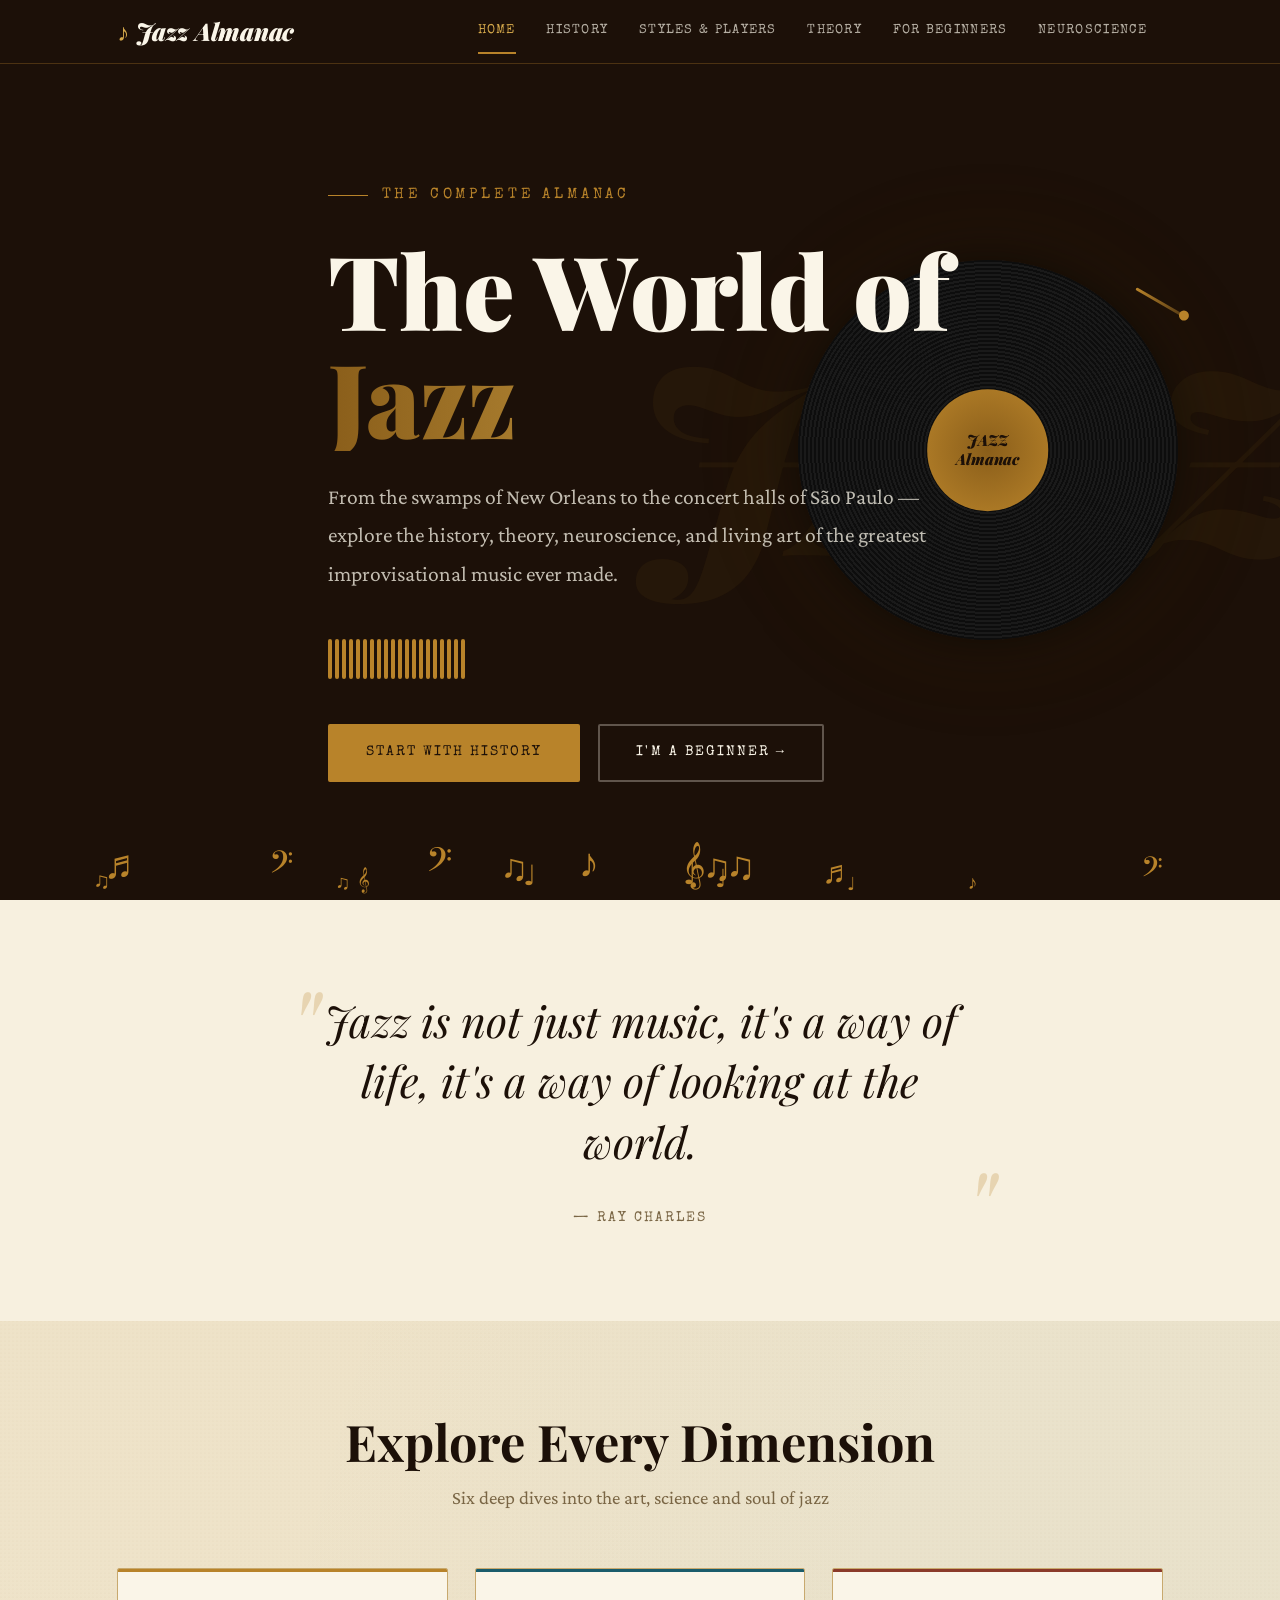
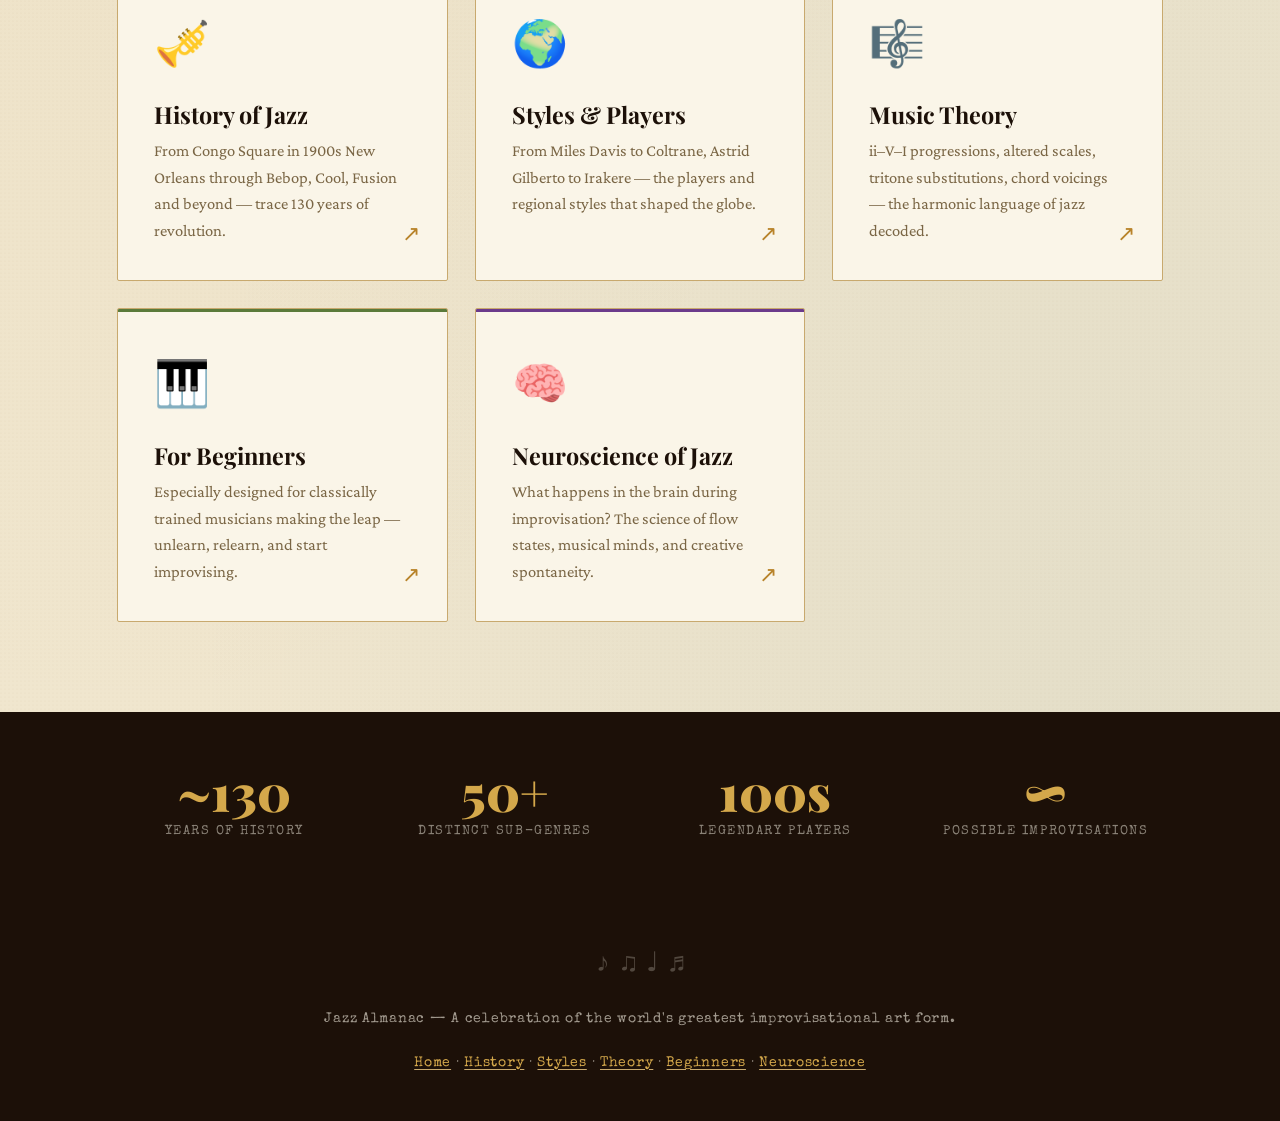
<file: index.html>
<!DOCTYPE html>
<html lang="en">
<head>
  <meta charset="UTF-8"/>
  <meta name="viewport" content="width=device-width, initial-scale=1.0"/>
  <title>Jazz Almanac — The Complete Guide to Jazz</title>
  <link rel="stylesheet" href="css/main.css"/>
  <link rel="stylesheet" href="css/nav.css"/>
  <link rel="stylesheet" href="css/animations.css"/>
  <style>
    /* ── Hero ── */
    .hero {
      min-height: 100vh;
      background: var(--ink);
      display: flex;
      align-items: center;
      position: relative;
      overflow: hidden;
    }
    .hero .notes-container {
      position: absolute;
      inset: 0;
      pointer-events: none;
    }
    .hero-bg-text {
      position: absolute;
      right: -2rem;
      top: 50%;
      transform: translateY(-50%);
      font-family: var(--font-display);
      font-size: clamp(8rem, 20vw, 18rem);
      font-weight: 900;
      font-style: italic;
      color: rgba(184,131,42,0.06);
      line-height: 1;
      pointer-events: none;
      user-select: none;
      white-space: nowrap;
    }
    .hero-inner {
      position: relative;
      z-index: 2;
      max-width: var(--max-w);
      margin: 0 auto;
      padding: 0 1.5rem;
      padding-top: var(--nav-h);
    }
    .hero-eyebrow {
      font-family: var(--font-mono);
      color: var(--gold);
      font-size: 0.85rem;
      letter-spacing: 0.25em;
      text-transform: uppercase;
      margin-bottom: 1.5rem;
      display: flex;
      align-items: center;
      gap: 0.75rem;
    }
    .hero-eyebrow::before {
      content: '';
      width: 40px;
      height: 1px;
      background: var(--gold);
    }
    .hero h1 {
      color: var(--cream);
      font-size: clamp(3rem, 8vw, 6.5rem);
      line-height: 1.05;
      margin-bottom: 1.5rem;
    }
    .hero h1 .accent { color: var(--gold-lt); display: block; }
    .hero .hero-desc {
      color: rgba(250,245,232,0.75);
      font-size: 1.2rem;
      max-width: 52ch;
      margin-bottom: 2.5rem;
      line-height: 1.8;
    }
    .hero .waveform { margin-bottom: 2.5rem; }
    .hero-cta {
      display: flex;
      flex-wrap: wrap;
      gap: 1rem;
    }
    .btn {
      display: inline-block;
      font-family: var(--font-mono);
      font-size: 0.75rem;
      letter-spacing: 0.15em;
      text-transform: uppercase;
      text-decoration: none;
      padding: 0.85rem 2rem;
      border-radius: var(--radius);
      transition: all 0.25s;
      cursor: pointer;
    }
    .btn-gold {
      background: var(--gold);
      color: var(--ink);
      border: 2px solid var(--gold);
    }
    .btn-gold:hover {
      background: var(--gold-lt);
      border-color: var(--gold-lt);
      color: var(--ink);
      text-decoration: none;
      transform: translateY(-2px);
    }
    .btn-outline {
      background: transparent;
      color: var(--cream);
      border: 2px solid rgba(250,245,232,0.3);
    }
    .btn-outline:hover {
      border-color: var(--gold);
      color: var(--gold-lt);
      text-decoration: none;
      transform: translateY(-2px);
    }

    /* Vinyl Record Visual */
    .vinyl-wrapper {
      position: absolute;
      right: 8%;
      top: 50%;
      transform: translateY(-50%);
      width: clamp(220px, 30vw, 380px);
      height: clamp(220px, 30vw, 380px);
      display: flex;
      align-items: center;
      justify-content: center;
    }
    @media (max-width: 900px) { .vinyl-wrapper { display: none; } }

    .vinyl {
      width: 100%;
      height: 100%;
      position: relative;
      cursor: pointer;
    }
    .vinyl-disc {
      width: 100%;
      height: 100%;
      border-radius: 50%;
      background: 
        radial-gradient(circle at center, #2a2a2a 15%, transparent 16%),
        radial-gradient(circle at center, #111 18%, transparent 19%),
        repeating-radial-gradient(circle at center, 
          #0d0d0d, #0d0d0d 2px, 
          #1a1a1a 2px, #1a1a1a 4px
        );
      box-shadow: 0 0 60px rgba(0,0,0,0.6), 0 0 120px rgba(184,131,42,0.1);
      animation: spin 6s linear infinite;
    }
    .vinyl-label {
      position: absolute;
      top: 50%; left: 50%;
      transform: translate(-50%, -50%);
      width: 32%;
      height: 32%;
      border-radius: 50%;
      background: radial-gradient(circle, var(--gold-dk), var(--gold));
      display: flex;
      align-items: center;
      justify-content: center;
      text-align: center;
      color: var(--ink);
      font-family: var(--font-display);
      font-weight: 900;
      font-style: italic;
      font-size: clamp(0.5rem, 1.5vw, 0.85rem);
      line-height: 1.2;
    }
    .vinyl-needle {
      position: absolute;
      right: -10px;
      top: 15%;
      width: 60px;
      height: 3px;
      background: linear-gradient(90deg, var(--gold), rgba(184,131,42,0.3));
      border-radius: 2px;
      transform-origin: right center;
      transform: rotate(30deg);
    }
    .vinyl-needle::after {
      content: '';
      position: absolute;
      right: 0;
      top: -4px;
      width: 10px;
      height: 10px;
      border-radius: 50%;
      background: var(--gold);
    }

    /* ── Intro Quote ── */
    .intro-quote {
      background: var(--paper);
      padding: 5rem 0;
      position: relative;
    }
    .pull-quote {
      font-family: var(--font-display);
      font-style: italic;
      font-size: clamp(1.6rem, 3.5vw, 2.4rem);
      color: var(--ink);
      text-align: center;
      max-width: 28ch;
      margin: 0 auto;
      line-height: 1.4;
      position: relative;
    }
    .pull-quote::before, .pull-quote::after {
      content: '"';
      font-size: 6rem;
      color: var(--gold);
      opacity: 0.25;
      font-family: var(--font-display);
      line-height: 0;
      position: absolute;
    }
    .pull-quote::before { top: 2rem; left: -1rem; }
    .pull-quote::after  { content: '"'; bottom: -2rem; right: -1rem; }
    .quote-attr {
      text-align: center;
      font-family: var(--font-mono);
      font-size: 0.75rem;
      letter-spacing: 0.15em;
      text-transform: uppercase;
      color: var(--muted);
      margin-top: 2rem;
    }

    /* ── Nav Cards ── */
    .nav-cards {
      padding: 5rem 0;
    }
    .nav-cards h2 {
      text-align: center;
      margin-bottom: 0.5rem;
    }
    .nav-cards .subtitle-text {
      text-align: center;
      color: var(--muted);
      margin-bottom: 3rem;
      font-size: 1.05rem;
    }
    .section-cards {
      display: grid;
      grid-template-columns: repeat(auto-fill, minmax(300px, 1fr));
      gap: 1.5rem;
    }
    .section-card {
      background: var(--cream);
      border: 1px solid var(--border);
      border-radius: var(--radius);
      padding: 2rem;
      text-decoration: none;
      color: var(--ink);
      display: block;
      position: relative;
      overflow: hidden;
      transition: transform 0.25s, box-shadow 0.25s;
    }
    .section-card::before {
      content: '';
      position: absolute;
      top: 0; left: 0; right: 0;
      height: 3px;
      background: var(--card-accent, var(--gold));
    }
    .section-card:hover {
      transform: translateY(-4px);
      box-shadow: var(--shadow-lg);
      text-decoration: none;
      color: var(--ink);
    }
    .section-card .card-icon {
      font-size: 2.5rem;
      margin-bottom: 1rem;
      display: block;
    }
    .section-card h3 {
      font-size: 1.3rem;
      margin-bottom: 0.5rem;
    }
    .section-card p {
      font-size: 0.92rem;
      color: var(--muted);
      line-height: 1.6;
      margin: 0;
    }
    .section-card .card-arrow {
      position: absolute;
      bottom: 1.5rem;
      right: 1.5rem;
      font-size: 1.2rem;
      color: var(--gold);
      transition: transform 0.2s;
    }
    .section-card:hover .card-arrow { transform: translate(3px, -3px); }

    /* ── Facts Strip ── */
    .facts-strip {
      background: var(--ink);
      padding: 3rem 0;
    }
    .facts-grid {
      display: grid;
      grid-template-columns: repeat(4, 1fr);
      gap: 2rem;
      text-align: center;
    }
    @media (max-width: 700px) { .facts-grid { grid-template-columns: repeat(2, 1fr); } }
    .fact-item .fact-num {
      font-family: var(--font-display);
      font-size: 2.8rem;
      font-weight: 900;
      color: var(--gold-lt);
      line-height: 1;
      margin-bottom: 0.25rem;
    }
    .fact-item .fact-label {
      font-family: var(--font-mono);
      font-size: 0.7rem;
      letter-spacing: 0.12em;
      text-transform: uppercase;
      color: rgba(250,245,232,0.5);
    }
  </style>
</head>
<body>

<nav>
  <div class="nav-inner">
    <a href="index.html" class="logo"><span class="logo-note">♪</span> Jazz Almanac</a>
    <button class="nav-toggle" aria-label="Toggle menu"><span></span><span></span><span></span></button>
    <ul class="nav-links">
      <li><a href="index.html">Home</a></li>
      <li><a href="history.html">History</a></li>
      <li><a href="styles-players.html">Styles &amp; Players</a></li>
      <li><a href="theory.html">Theory</a></li>
      <li><a href="beginners.html">For Beginners</a></li>
      <li><a href="neuroscience.html">Neuroscience</a></li>
    </ul>
  </div>
</nav>

<!-- HERO -->
<section class="hero">
  <div class="notes-container"></div>
  <div class="hero-bg-text">JAZZ</div>

  <div class="hero-inner">
    <div class="hero-eyebrow">The Complete Almanac</div>
    <h1>
      The World of<br/>
      <span class="accent shimmer-text">Jazz</span>
    </h1>
    <p class="hero-desc">
      From the swamps of New Orleans to the concert halls of São Paulo — 
      explore the history, theory, neuroscience, and living art of the greatest 
      improvisational music ever made.
    </p>
    <div class="waveform"></div>
    <div class="hero-cta">
      <a href="history.html" class="btn btn-gold">Start with History</a>
      <a href="beginners.html" class="btn btn-outline">I'm a Beginner →</a>
    </div>
  </div>

  <div class="vinyl-wrapper">
    <div class="vinyl">
      <div class="vinyl-disc vinyl-spin"></div>
      <div class="vinyl-label">JAZZ<br/>Almanac</div>
      <div class="vinyl-needle"></div>
    </div>
  </div>
</section>

<!-- PULL QUOTE -->
<section class="intro-quote">
  <div class="container">
    <p class="pull-quote reveal">
      Jazz is not just music, it's a way of life, it's a way of looking at the world.
    </p>
    <p class="quote-attr reveal">— Ray Charles</p>
  </div>
</section>

<!-- SECTION CARDS -->
<section class="nav-cards">
  <div class="container">
    <h2 class="reveal">Explore Every Dimension</h2>
    <p class="subtitle-text reveal">Six deep dives into the art, science and soul of jazz</p>

    <div class="section-cards">

      <a href="history.html" class="section-card reveal" style="--card-accent: #B8832A;">
        <span class="card-icon">🎺</span>
        <h3>History of Jazz</h3>
        <p>From Congo Square in 1900s New Orleans through Bebop, Cool, Fusion and beyond — trace 130 years of revolution.</p>
        <span class="card-arrow">↗</span>
      </a>

      <a href="styles-players.html" class="section-card reveal" style="--card-accent: #1A5C6B;">
        <span class="card-icon">🌍</span>
        <h3>Styles &amp; Players</h3>
        <p>From Miles Davis to Coltrane, Astrid Gilberto to Irakere — the players and regional styles that shaped the globe.</p>
        <span class="card-arrow">↗</span>
      </a>

      <a href="theory.html" class="section-card reveal" style="--card-accent: #8B3A2A;">
        <span class="card-icon">🎼</span>
        <h3>Music Theory</h3>
        <p>ii–V–I progressions, altered scales, tritone substitutions, chord voicings — the harmonic language of jazz decoded.</p>
        <span class="card-arrow">↗</span>
      </a>

      <a href="beginners.html" class="section-card reveal" style="--card-accent: #5A7A3A;">
        <span class="card-icon">🎹</span>
        <h3>For Beginners</h3>
        <p>Especially designed for classically trained musicians making the leap — unlearn, relearn, and start improvising.</p>
        <span class="card-arrow">↗</span>
      </a>

      <a href="neuroscience.html" class="section-card reveal" style="--card-accent: #6B3A8B;">
        <span class="card-icon">🧠</span>
        <h3>Neuroscience of Jazz</h3>
        <p>What happens in the brain during improvisation? The science of flow states, musical minds, and creative spontaneity.</p>
        <span class="card-arrow">↗</span>
      </a>

    </div>
  </div>
</section>

<!-- FACTS STRIP -->
<section class="facts-strip">
  <div class="container">
    <div class="facts-grid">
      <div class="fact-item">
        <div class="fact-num">~130</div>
        <div class="fact-label">Years of History</div>
      </div>
      <div class="fact-item">
        <div class="fact-num">50+</div>
        <div class="fact-label">Distinct Sub-genres</div>
      </div>
      <div class="fact-item">
        <div class="fact-num">100s</div>
        <div class="fact-label">Legendary Players</div>
      </div>
      <div class="fact-item">
        <div class="fact-num">∞</div>
        <div class="fact-label">Possible Improvisations</div>
      </div>
    </div>
  </div>
</section>

<footer>
  <div class="container">
    <div class="footer-deco">♪ ♫ ♩ ♬</div>
    <p>Jazz Almanac — A celebration of the world's greatest improvisational art form.</p>
    <p class="mt-2"><a href="index.html">Home</a> · <a href="history.html">History</a> · <a href="styles-players.html">Styles</a> · <a href="theory.html">Theory</a> · <a href="beginners.html">Beginners</a> · <a href="neuroscience.html">Neuroscience</a></p>
  </div>
</footer>

<script src="js/main.js"></script>
</body>
</html>
</file>
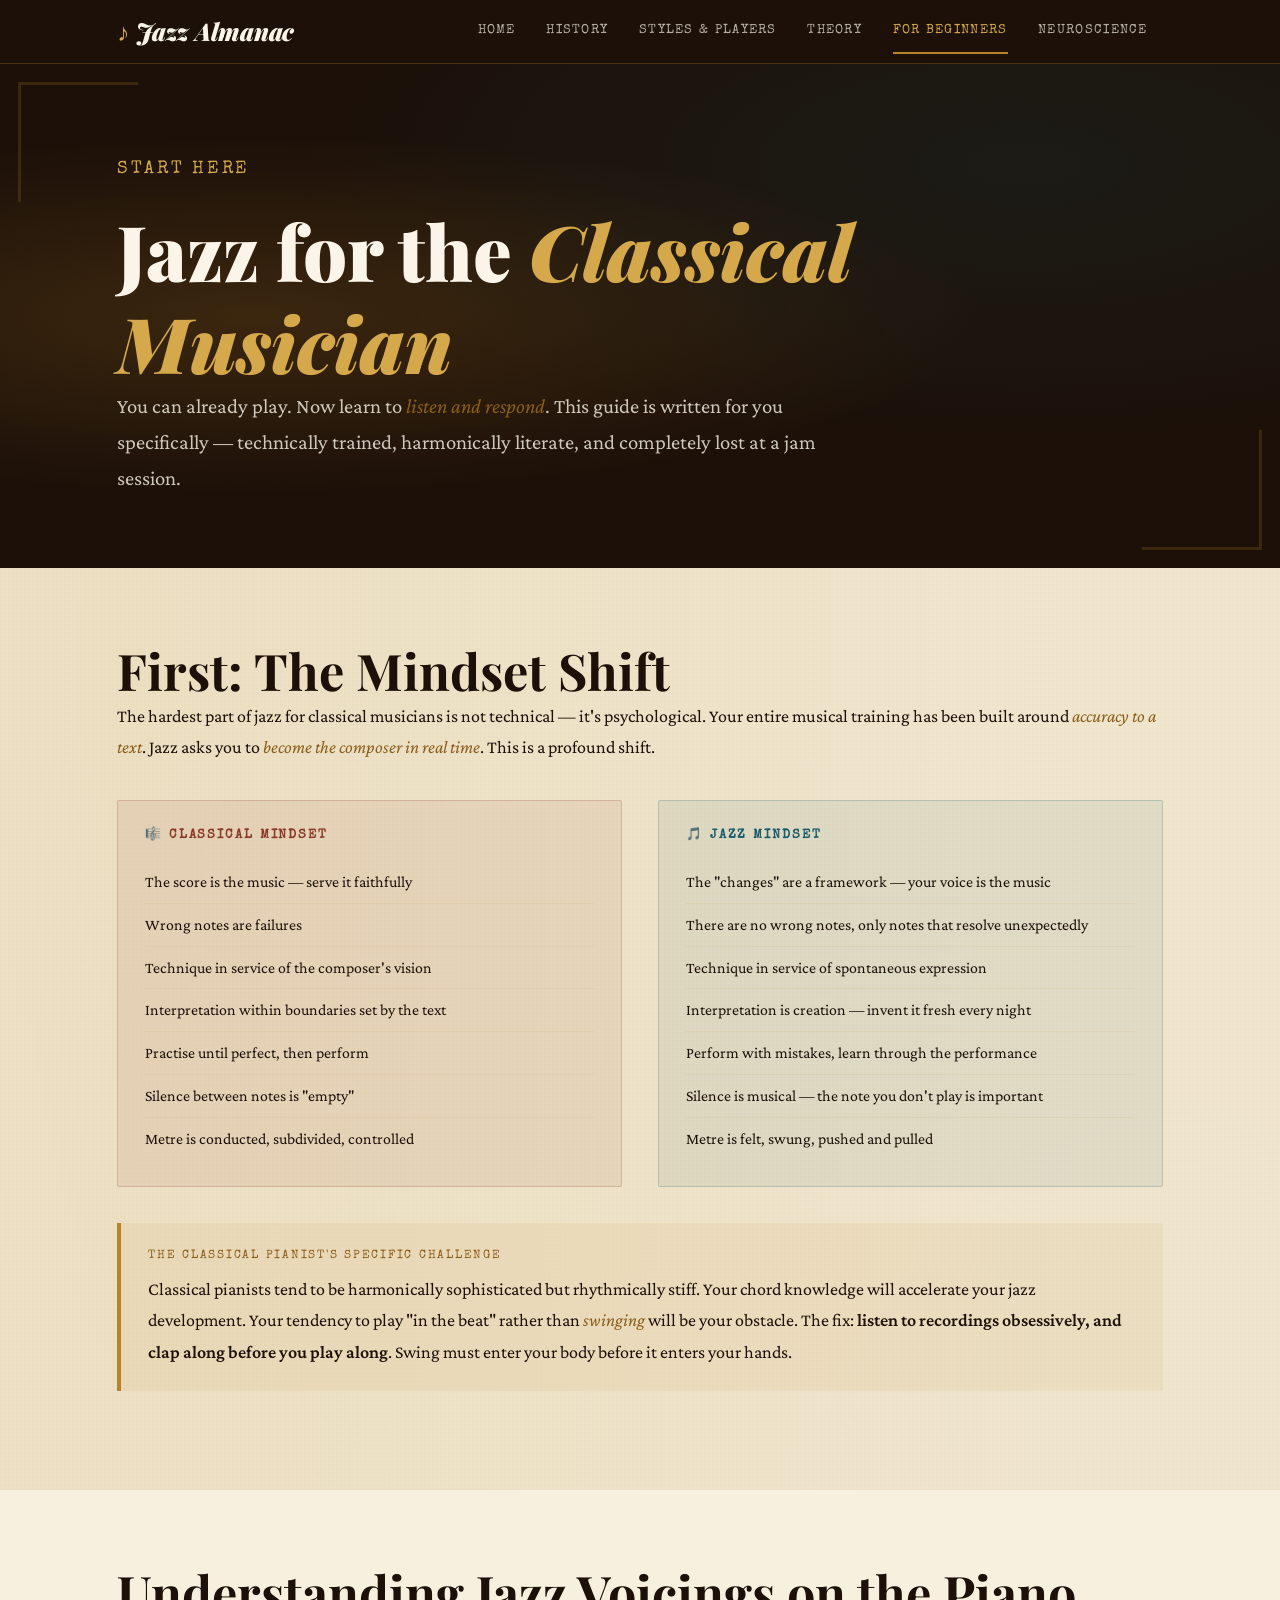
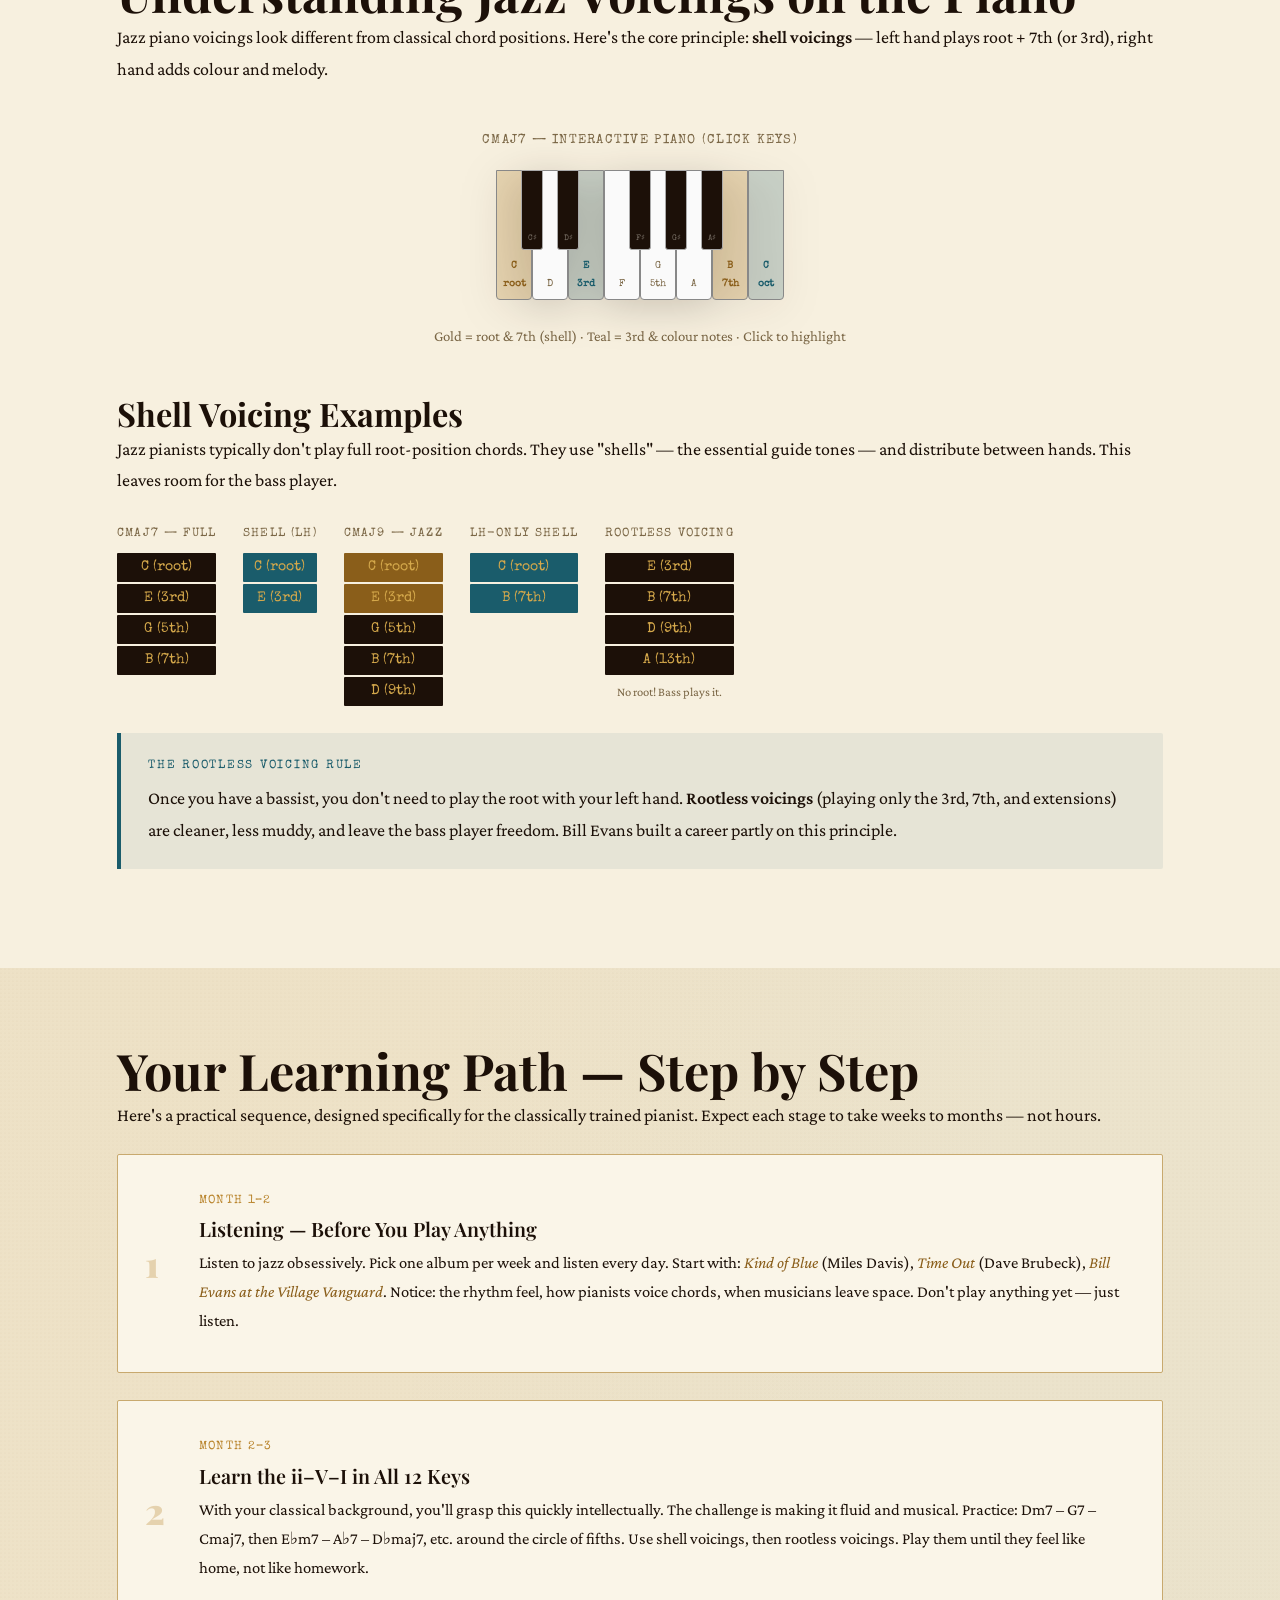
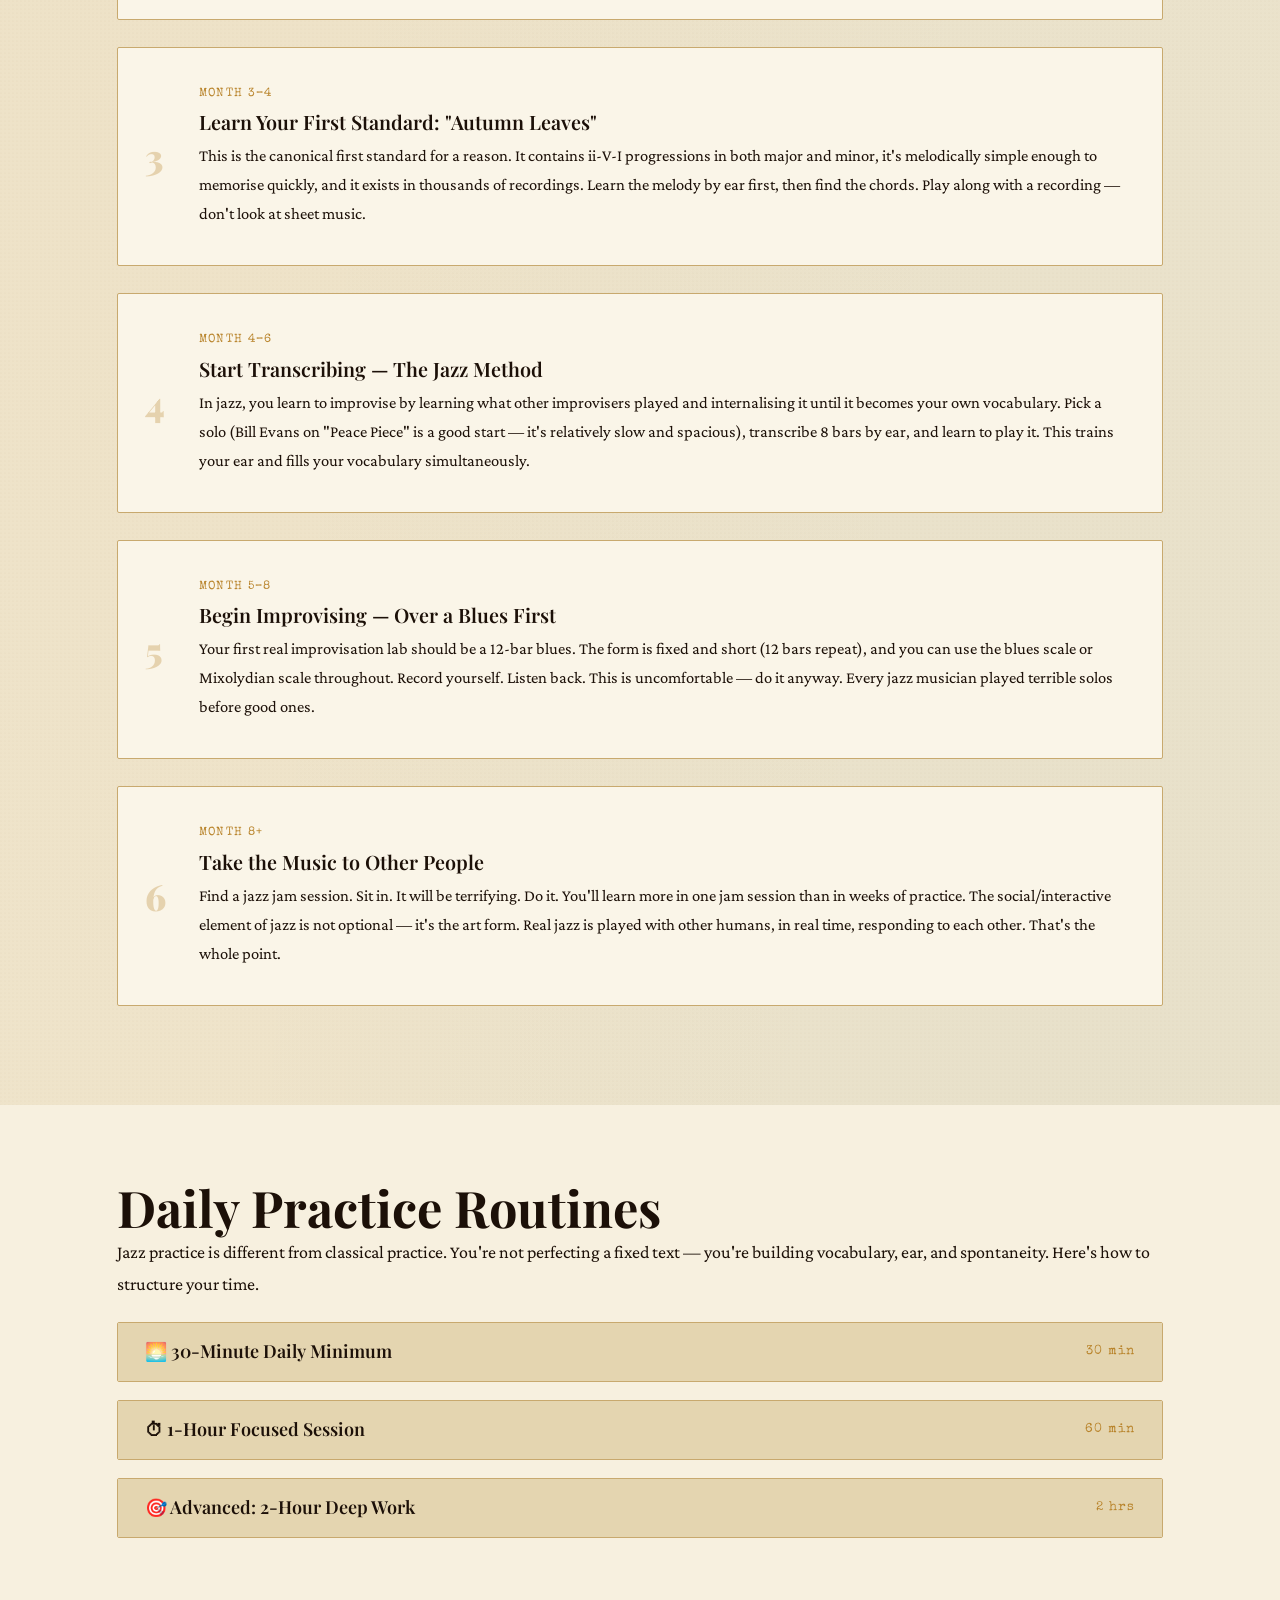
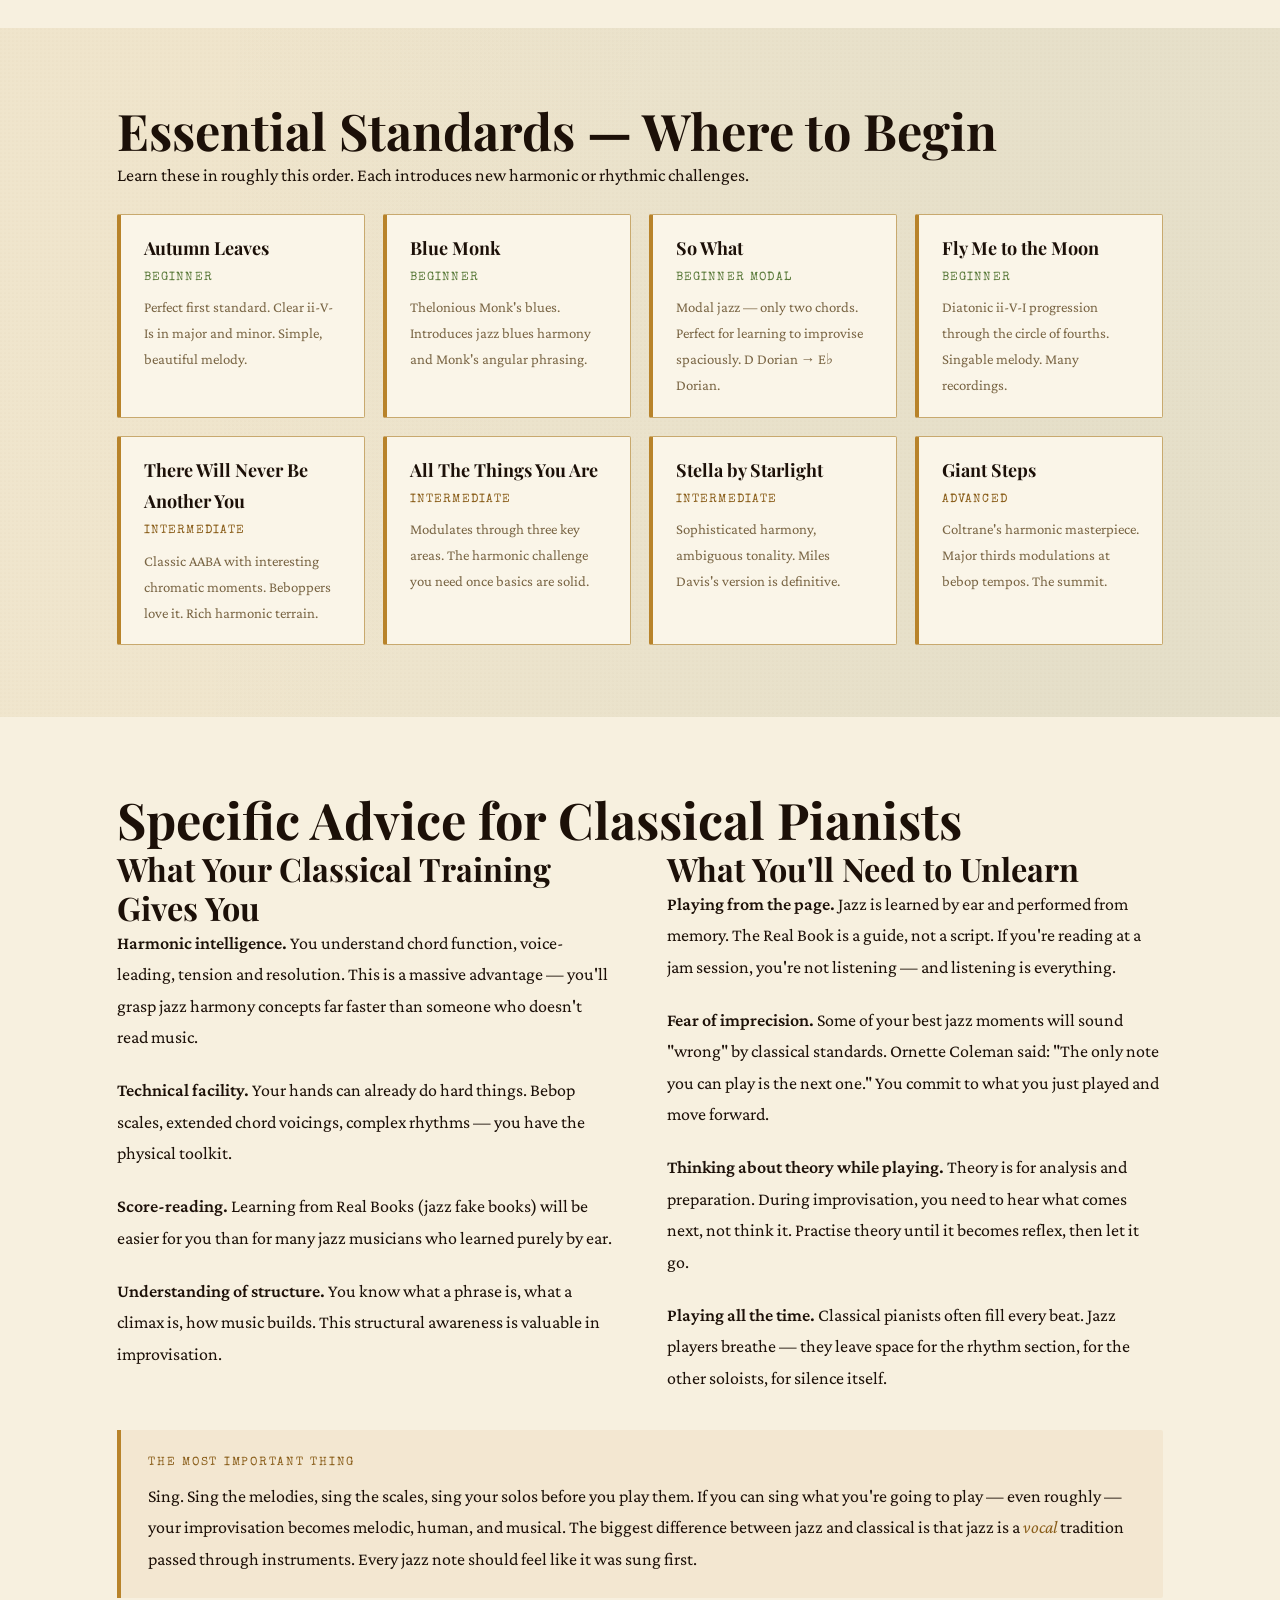
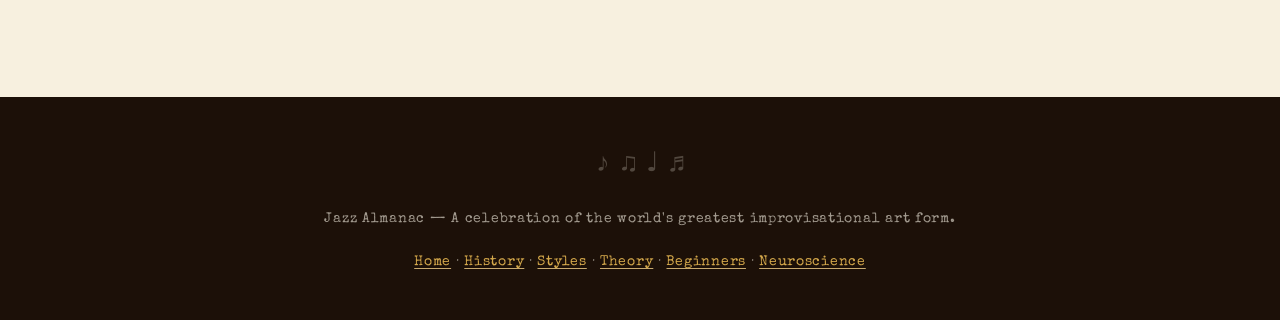
<file: beginners.html>
<!DOCTYPE html>
<html lang="en">
<head>
  <meta charset="UTF-8"/>
  <meta name="viewport" content="width=device-width, initial-scale=1.0"/>
  <title>For Beginners — Jazz Almanac</title>
  <link rel="stylesheet" href="css/main.css"/>
  <link rel="stylesheet" href="css/nav.css"/>
  <link rel="stylesheet" href="css/animations.css"/>
  <style>
    .beg-section { padding: 4rem 0; }
    .beg-section:nth-child(odd) { background: var(--paper); }

    /* Piano keyboard */
    .piano-container {
      text-align: center;
      margin: 2.5rem 0;
      overflow-x: auto;
    }
    .piano-keyboard {
      display: inline-flex;
      position: relative;
      height: 130px;
      user-select: none;
      filter: drop-shadow(0 8px 20px rgba(28,16,8,0.2));
    }
    .piano-key {
      position: relative;
      border: 1px solid #aaa;
      border-radius: 0 0 4px 4px;
      cursor: pointer;
      transition: background 0.1s;
    }
    .piano-key.white {
      width: 36px;
      height: 130px;
      background: #fafafa;
      z-index: 1;
      border-color: #888;
    }
    .piano-key.white:hover, .piano-key.white.pressed {
      background: #f0e8d0;
    }
    .piano-key.black {
      width: 22px;
      height: 80px;
      background: var(--ink);
      z-index: 2;
      margin-left: -11px;
      margin-right: -11px;
      border-radius: 0 0 3px 3px;
    }
    .piano-key.black:hover, .piano-key.black.pressed {
      background: var(--ink-soft);
    }
    .piano-key .key-label {
      position: absolute;
      bottom: 6px;
      left: 50%;
      transform: translateX(-50%);
      font-size: 0.55rem;
      font-family: var(--font-mono);
      color: var(--muted);
      pointer-events: none;
    }
    .piano-key.black .key-label { color: rgba(250,245,232,0.4); bottom: 4px; font-size: 0.45rem; }
    .piano-key.highlight-gold .key-label { color: var(--gold-dk); font-weight: 700; }
    .piano-key.highlight-gold { background: rgba(184,131,42,0.25) !important; }
    .piano-key.highlight-teal { background: rgba(26,92,107,0.2) !important; }
    .piano-key.highlight-teal .key-label { color: var(--teal); font-weight: 700; }

    /* Step-by-step path */
    .learning-path {
      counter-reset: step;
    }
    .step-card {
      counter-increment: step;
      background: var(--cream);
      border: 1px solid var(--border);
      border-radius: var(--radius);
      padding: 2rem 2rem 2rem 4.5rem;
      margin-bottom: 1.5rem;
      position: relative;
    }
    .step-card::before {
      content: counter(step);
      position: absolute;
      left: 1.5rem;
      top: 50%;
      transform: translateY(-50%);
      font-family: var(--font-display);
      font-size: 2rem;
      font-weight: 900;
      color: var(--gold);
      opacity: 0.3;
      line-height: 1;
    }
    .step-card h4 { font-size: 1.1rem; margin-bottom: 0.4rem; }
    .step-card p { font-size: 0.92rem; margin: 0; }
    .step-card .step-time {
      font-family: var(--font-mono);
      font-size: 0.65rem;
      letter-spacing: 0.1em;
      color: var(--gold);
      text-transform: uppercase;
      margin-bottom: 0.4rem;
    }

    /* Mindset comparison */
    .mindset-grid {
      display: grid;
      grid-template-columns: 1fr 1fr;
      gap: 2rem;
      margin: 2rem 0;
    }
    @media (max-width: 600px) { .mindset-grid { grid-template-columns: 1fr; } }
    .mindset-col {
      padding: 1.5rem;
      border-radius: var(--radius);
    }
    .mindset-col.classical {
      background: rgba(139,58,42,0.08);
      border: 1px solid rgba(139,58,42,0.2);
    }
    .mindset-col.jazz {
      background: rgba(26,92,107,0.08);
      border: 1px solid rgba(26,92,107,0.2);
    }
    .mindset-col h4 {
      font-family: var(--font-mono);
      font-size: 0.7rem;
      letter-spacing: 0.15em;
      text-transform: uppercase;
      margin-bottom: 1rem;
    }
    .mindset-col.classical h4 { color: var(--rust); }
    .mindset-col.jazz h4 { color: var(--teal); }
    .mindset-item {
      font-size: 0.88rem;
      padding: 0.5rem 0;
      border-bottom: 1px solid rgba(200,169,110,0.15);
      line-height: 1.5;
    }
    .mindset-item:last-child { border-bottom: none; }

    /* Practice routine */
    .routine-block {
      background: var(--cream);
      border: 1px solid var(--border);
      border-radius: var(--radius);
      overflow: hidden;
      margin-bottom: 1rem;
    }
    .routine-header {
      display: flex;
      align-items: center;
      justify-content: space-between;
      padding: 1rem 1.5rem;
      background: var(--bg-dark);
      cursor: pointer;
    }
    .routine-header h4 { font-size: 1rem; margin: 0; }
    .routine-header .routine-time {
      font-family: var(--font-mono);
      font-size: 0.7rem;
      color: var(--gold);
      letter-spacing: 0.08em;
    }
    .routine-body {
      padding: 1.5rem;
      display: none;
    }
    .routine-body.open { display: block; }
    .routine-body p { font-size: 0.9rem; margin-bottom: 0.75rem; }
    .routine-body p:last-child { margin: 0; }

    /* Standards list */
    .standards-grid {
      display: grid;
      grid-template-columns: repeat(auto-fill, minmax(220px, 1fr));
      gap: 1rem;
    }
    .standard-card {
      background: var(--cream);
      border: 1px solid var(--border);
      padding: 1rem 1.25rem;
      border-radius: var(--radius);
      border-left: 4px solid var(--gold);
    }
    .standard-card .std-title { font-family: var(--font-display); font-size: 1rem; font-weight: 700; margin-bottom: 0.2rem; }
    .standard-card .std-level { font-family: var(--font-mono); font-size: 0.65rem; letter-spacing: 0.1em; text-transform: uppercase; margin-bottom: 0.4rem; }
    .standard-card .std-level.beginner { color: #5A7A3A; }
    .standard-card .std-level.intermediate { color: var(--gold-dk); }
    .standard-card p { font-size: 0.82rem; color: var(--muted); margin: 0; }

    /* Chord voicing diagram */
    .voicing-display {
      display: flex;
      gap: 1.5rem;
      flex-wrap: wrap;
      margin: 1.5rem 0;
    }
    .voicing-item {
      text-align: center;
    }
    .voicing-item .v-label {
      font-family: var(--font-mono);
      font-size: 0.65rem;
      letter-spacing: 0.1em;
      text-transform: uppercase;
      color: var(--muted);
      margin-bottom: 0.5rem;
    }
    .voicing-notes {
      display: flex;
      flex-direction: column-reverse;
      gap: 2px;
    }
    .v-note {
      background: var(--ink);
      color: var(--gold-lt);
      font-family: var(--font-mono);
      font-size: 0.75rem;
      padding: 0.2em 0.8em;
      border-radius: 1px;
      min-width: 50px;
    }
    .v-note.lh { background: var(--teal); }
    .v-note.shell { background: var(--gold-dk); }
  </style>
</head>
<body>

<nav>
  <div class="nav-inner">
    <a href="index.html" class="logo"><span class="logo-note">♪</span> Jazz Almanac</a>
    <button class="nav-toggle" aria-label="Toggle menu"><span></span><span></span><span></span></button>
    <ul class="nav-links">
      <li><a href="index.html">Home</a></li>
      <li><a href="history.html">History</a></li>
      <li><a href="styles-players.html">Styles &amp; Players</a></li>
      <li><a href="theory.html">Theory</a></li>
      <li><a href="beginners.html">For Beginners</a></li>
      <li><a href="neuroscience.html">Neuroscience</a></li>
    </ul>
  </div>
</nav>

<div class="page-wrapper">

  <div class="section-hero">
    <div class="deco-corner tl"></div>
    <div class="deco-corner br"></div>
    <div class="container">
      <span class="subtitle">Start Here</span>
      <h1>Jazz for the <em>Classical Musician</em></h1>
      <p>You can already play. Now learn to <em>listen and respond</em>. This guide is written for you specifically — technically trained, harmonically literate, and completely lost at a jam session.</p>
    </div>
  </div>

  <!-- THE MINDSET SHIFT -->
  <section class="beg-section">
    <div class="container">
      <h2 class="reveal">First: The Mindset Shift</h2>
      <p class="reveal">The hardest part of jazz for classical musicians is not technical — it's psychological. Your entire musical training has been built around <em>accuracy to a text</em>. Jazz asks you to <em>become the composer in real time</em>. This is a profound shift.</p>

      <div class="mindset-grid reveal">
        <div class="mindset-col classical">
          <h4>🎼 Classical Mindset</h4>
          <div class="mindset-item">The score is the music — serve it faithfully</div>
          <div class="mindset-item">Wrong notes are failures</div>
          <div class="mindset-item">Technique in service of the composer's vision</div>
          <div class="mindset-item">Interpretation within boundaries set by the text</div>
          <div class="mindset-item">Practise until perfect, then perform</div>
          <div class="mindset-item">Silence between notes is "empty"</div>
          <div class="mindset-item">Metre is conducted, subdivided, controlled</div>
        </div>
        <div class="mindset-col jazz">
          <h4>🎵 Jazz Mindset</h4>
          <div class="mindset-item">The "changes" are a framework — your voice is the music</div>
          <div class="mindset-item">There are no wrong notes, only notes that resolve unexpectedly</div>
          <div class="mindset-item">Technique in service of spontaneous expression</div>
          <div class="mindset-item">Interpretation is creation — invent it fresh every night</div>
          <div class="mindset-item">Perform with mistakes, learn through the performance</div>
          <div class="mindset-item">Silence is musical — the note you don't play is important</div>
          <div class="mindset-item">Metre is felt, swung, pushed and pulled</div>
        </div>
      </div>

      <div class="tip-box reveal">
        <div class="tip-label">The Classical Pianist's Specific Challenge</div>
        <p>Classical pianists tend to be harmonically sophisticated but rhythmically stiff. Your chord knowledge will accelerate your jazz development. Your tendency to play "in the beat" rather than <em>swinging</em> will be your obstacle. The fix: <strong>listen to recordings obsessively, and clap along before you play along</strong>. Swing must enter your body before it enters your hands.</p>
      </div>
    </div>
  </section>

  <!-- INTERACTIVE PIANO -->
  <section class="beg-section">
    <div class="container">
      <h2 class="reveal">Understanding Jazz Voicings on the Piano</h2>
      <p class="reveal">Jazz piano voicings look different from classical chord positions. Here's the core principle: <strong>shell voicings</strong> — left hand plays root + 7th (or 3rd), right hand adds colour and melody.</p>

      <div class="piano-container reveal">
        <p style="font-family:var(--font-mono);font-size:0.7rem;letter-spacing:0.1em;color:var(--muted);text-transform:uppercase;margin-bottom:1rem;">Cmaj7 — interactive piano (click keys)</p>
        <div class="piano-keyboard" id="piano-demo">
          <!-- White keys with embedded black keys -->
          <div class="piano-key white highlight-gold" data-note="C"><span class="key-label">C<br/>root</span></div>
          <div class="piano-key black" data-note="Cs"><span class="key-label">C♯</span></div>
          <div class="piano-key white" data-note="D"><span class="key-label">D</span></div>
          <div class="piano-key black" data-note="Ds"><span class="key-label">D♯</span></div>
          <div class="piano-key white highlight-teal" data-note="E"><span class="key-label">E<br/>3rd</span></div>
          <div class="piano-key white" data-note="F"><span class="key-label">F</span></div>
          <div class="piano-key black" data-note="Fs"><span class="key-label">F♯</span></div>
          <div class="piano-key white" data-note="G"><span class="key-label">G<br/>5th</span></div>
          <div class="piano-key black" data-note="Gs"><span class="key-label">G♯</span></div>
          <div class="piano-key white" data-note="A"><span class="key-label">A</span></div>
          <div class="piano-key black" data-note="As"><span class="key-label">A♯</span></div>
          <div class="piano-key white highlight-gold" data-note="B"><span class="key-label">B<br/>7th</span></div>
          <div class="piano-key white highlight-teal" data-note="C2"><span class="key-label">C<br/>oct</span></div>
        </div>
        <p style="font-size:0.82rem;color:var(--muted);margin-top:0.75rem;">Gold = root &amp; 7th (shell) · Teal = 3rd &amp; colour notes · Click to highlight</p>
      </div>

      <h3 class="reveal mt-4">Shell Voicing Examples</h3>
      <p class="reveal">Jazz pianists typically don't play full root-position chords. They use "shells" — the essential guide tones — and distribute between hands. This leaves room for the bass player.</p>

      <div class="voicing-display reveal">
        <div class="voicing-item">
          <div class="v-label">Cmaj7 — Full</div>
          <div class="voicing-notes">
            <div class="v-note">B (7th)</div>
            <div class="v-note">G (5th)</div>
            <div class="v-note">E (3rd)</div>
            <div class="v-note">C (root)</div>
          </div>
        </div>
        <div class="voicing-item">
          <div class="v-label">Shell (LH)</div>
          <div class="voicing-notes">
            <div class="v-note lh">E (3rd)</div>
            <div class="v-note lh">C (root)</div>
          </div>
        </div>
        <div class="voicing-item">
          <div class="v-label">Cmaj9 — Jazz</div>
          <div class="voicing-notes">
            <div class="v-note">D (9th)</div>
            <div class="v-note">B (7th)</div>
            <div class="v-note">G (5th)</div>
            <div class="v-note shell">E (3rd)</div>
            <div class="v-note shell">C (root)</div>
          </div>
        </div>
        <div class="voicing-item">
          <div class="v-label">LH-only shell</div>
          <div class="voicing-notes">
            <div class="v-note lh">B (7th)</div>
            <div class="v-note lh">C (root)</div>
          </div>
        </div>
        <div class="voicing-item">
          <div class="v-label">Rootless voicing</div>
          <div class="voicing-notes">
            <div class="v-note">A (13th)</div>
            <div class="v-note">D (9th)</div>
            <div class="v-note">B (7th)</div>
            <div class="v-note">E (3rd)</div>
          </div>
          <div style="font-size:0.7rem;color:var(--muted);margin-top:0.3rem;">No root! Bass plays it.</div>
        </div>
      </div>

      <div class="info-box reveal">
        <div class="info-label">The Rootless Voicing Rule</div>
        <p>Once you have a bassist, you don't need to play the root with your left hand. <strong>Rootless voicings</strong> (playing only the 3rd, 7th, and extensions) are cleaner, less muddy, and leave the bass player freedom. Bill Evans built a career partly on this principle.</p>
      </div>
    </div>
  </section>

  <!-- LEARNING PATH -->
  <section class="beg-section">
    <div class="container">
      <h2 class="reveal">Your Learning Path — Step by Step</h2>
      <p class="reveal">Here's a practical sequence, designed specifically for the classically trained pianist. Expect each stage to take weeks to months — not hours.</p>

      <div class="learning-path reveal">
        <div class="step-card">
          <div class="step-time">Month 1–2</div>
          <h4>Listening — Before You Play Anything</h4>
          <p>Listen to jazz obsessively. Pick one album per week and listen every day. Start with: <em>Kind of Blue</em> (Miles Davis), <em>Time Out</em> (Dave Brubeck), <em>Bill Evans at the Village Vanguard</em>. Notice: the rhythm feel, how pianists voice chords, when musicians leave space. Don't play anything yet — just listen.</p>
        </div>
        <div class="step-card">
          <div class="step-time">Month 2–3</div>
          <h4>Learn the ii–V–I in All 12 Keys</h4>
          <p>With your classical background, you'll grasp this quickly intellectually. The challenge is making it fluid and musical. Practice: Dm7 – G7 – Cmaj7, then E♭m7 – A♭7 – D♭maj7, etc. around the circle of fifths. Use shell voicings, then rootless voicings. Play them until they feel like home, not like homework.</p>
        </div>
        <div class="step-card">
          <div class="step-time">Month 3–4</div>
          <h4>Learn Your First Standard: "Autumn Leaves"</h4>
          <p>This is the canonical first standard for a reason. It contains ii-V-I progressions in both major and minor, it's melodically simple enough to memorise quickly, and it exists in thousands of recordings. Learn the melody by ear first, then find the chords. Play along with a recording — don't look at sheet music.</p>
        </div>
        <div class="step-card">
          <div class="step-time">Month 4–6</div>
          <h4>Start Transcribing — The Jazz Method</h4>
          <p>In jazz, you learn to improvise by learning what other improvisers played and internalising it until it becomes your own vocabulary. Pick a solo (Bill Evans on "Peace Piece" is a good start — it's relatively slow and spacious), transcribe 8 bars by ear, and learn to play it. This trains your ear and fills your vocabulary simultaneously.</p>
        </div>
        <div class="step-card">
          <div class="step-time">Month 5–8</div>
          <h4>Begin Improvising — Over a Blues First</h4>
          <p>Your first real improvisation lab should be a 12-bar blues. The form is fixed and short (12 bars repeat), and you can use the blues scale or Mixolydian scale throughout. Record yourself. Listen back. This is uncomfortable — do it anyway. Every jazz musician played terrible solos before good ones.</p>
        </div>
        <div class="step-card">
          <div class="step-time">Month 8+</div>
          <h4>Take the Music to Other People</h4>
          <p>Find a jazz jam session. Sit in. It will be terrifying. Do it. You'll learn more in one jam session than in weeks of practice. The social/interactive element of jazz is not optional — it's the art form. Real jazz is played with other humans, in real time, responding to each other. That's the whole point.</p>
        </div>
      </div>
    </div>
  </section>

  <!-- PRACTICE ROUTINES -->
  <section class="beg-section">
    <div class="container">
      <h2 class="reveal">Daily Practice Routines</h2>
      <p class="reveal">Jazz practice is different from classical practice. You're not perfecting a fixed text — you're building vocabulary, ear, and spontaneity. Here's how to structure your time.</p>

      <div class="reveal" id="routine-accordion">

        <div class="routine-block">
          <div class="routine-header" onclick="toggleRoutine(this)">
            <h4>🌅 30-Minute Daily Minimum</h4>
            <span class="routine-time">30 min</span>
          </div>
          <div class="routine-body">
            <p><strong>10 min:</strong> Ear training — sing along with a jazz recording. Match the melody, then the bass line. Don't touch the piano.</p>
            <p><strong>10 min:</strong> ii-V-I practice — two keys per day, through all 12 over six days. Focus on voice-leading (minimal hand movement between chords).</p>
            <p><strong>10 min:</strong> One standard — play the melody (RH only), then comp the chords (LH, rootless), then try both together.</p>
          </div>
        </div>

        <div class="routine-block">
          <div class="routine-header" onclick="toggleRoutine(this)">
            <h4>⏱ 1-Hour Focused Session</h4>
            <span class="routine-time">60 min</span>
          </div>
          <div class="routine-body">
            <p><strong>15 min:</strong> Transcription — learn 4–8 bars of a solo from a recording. Slow it down, learn each note. Sing it before playing it.</p>
            <p><strong>15 min:</strong> Scales/modes — play Dorian in all 12 keys, then Mixolydian. Connect them to the ii-V-I (Dm Dorian → G Mixolydian → C Ionian).</p>
            <p><strong>15 min:</strong> Improvisation practice — set a metronome at a comfortable tempo, play a 12-bar blues. Allow silence. Don't force notes. Listen to the spaces.</p>
            <p><strong>15 min:</strong> Standard — work on the full arrangement of one tune. Melody, chords, bass line (LH). Try to play it without the sheet.</p>
          </div>
        </div>

        <div class="routine-block">
          <div class="routine-header" onclick="toggleRoutine(this)">
            <h4>🎯 Advanced: 2-Hour Deep Work</h4>
            <span class="routine-time">2 hrs</span>
          </div>
          <div class="routine-body">
            <p><strong>20 min:</strong> Transcription (1 chorus of a solo).</p>
            <p><strong>20 min:</strong> Play that transcription in a different key. This forces genuine internalisation.</p>
            <p><strong>20 min:</strong> Tritone substitutions and altered dominants — take 3 standards and reharmonise the V7 chords using tritone subs.</p>
            <p><strong>20 min:</strong> Free improvisation — no chord changes, no form. Just explore. Allow "ugly" sounds. Some of them will become your voice.</p>
            <p><strong>20 min:</strong> Repertoire — polish 2–3 standards to a level you could perform with others.</p>
            <p><strong>20 min:</strong> Listening — transcribe by ear (not notation), a short phrase that you loved in something you listened to this week.</p>
          </div>
        </div>

      </div>
    </div>
  </section>

  <!-- ESSENTIAL STANDARDS -->
  <section class="beg-section">
    <div class="container">
      <h2 class="reveal">Essential Standards — Where to Begin</h2>
      <p class="reveal">Learn these in roughly this order. Each introduces new harmonic or rhythmic challenges.</p>

      <div class="standards-grid reveal">
        <div class="standard-card">
          <div class="std-title">Autumn Leaves</div>
          <div class="std-level beginner">Beginner</div>
          <p>Perfect first standard. Clear ii-V-Is in major and minor. Simple, beautiful melody.</p>
        </div>
        <div class="standard-card">
          <div class="std-title">Blue Monk</div>
          <div class="std-level beginner">Beginner</div>
          <p>Thelonious Monk's blues. Introduces jazz blues harmony and Monk's angular phrasing.</p>
        </div>
        <div class="standard-card">
          <div class="std-title">So What</div>
          <div class="std-level beginner">Beginner Modal</div>
          <p>Modal jazz — only two chords. Perfect for learning to improvise spaciously. D Dorian → E♭ Dorian.</p>
        </div>
        <div class="standard-card">
          <div class="std-title">Fly Me to the Moon</div>
          <div class="std-level beginner">Beginner</div>
          <p>Diatonic ii-V-I progression through the circle of fourths. Singable melody. Many recordings.</p>
        </div>
        <div class="standard-card">
          <div class="std-title">There Will Never Be Another You</div>
          <div class="std-level intermediate">Intermediate</div>
          <p>Classic AABA with interesting chromatic moments. Beboppers love it. Rich harmonic terrain.</p>
        </div>
        <div class="standard-card">
          <div class="std-title">All The Things You Are</div>
          <div class="std-level intermediate">Intermediate</div>
          <p>Modulates through three key areas. The harmonic challenge you need once basics are solid.</p>
        </div>
        <div class="standard-card">
          <div class="std-title">Stella by Starlight</div>
          <div class="std-level intermediate">Intermediate</div>
          <p>Sophisticated harmony, ambiguous tonality. Miles Davis's version is definitive.</p>
        </div>
        <div class="standard-card">
          <div class="std-title">Giant Steps</div>
          <div class="std-level intermediate">Advanced</div>
          <p>Coltrane's harmonic masterpiece. Major thirds modulations at bebop tempos. The summit.</p>
        </div>
      </div>
    </div>
  </section>

  <!-- KEY ADVICE -->
  <section class="beg-section">
    <div class="container">
      <h2 class="reveal">Specific Advice for Classical Pianists</h2>

      <div class="two-col reveal">
        <div>
          <h3>What Your Classical Training Gives You</h3>
          <p><strong>Harmonic intelligence.</strong> You understand chord function, voice-leading, tension and resolution. This is a massive advantage — you'll grasp jazz harmony concepts far faster than someone who doesn't read music.</p>
          <p><strong>Technical facility.</strong> Your hands can already do hard things. Bebop scales, extended chord voicings, complex rhythms — you have the physical toolkit.</p>
          <p><strong>Score-reading.</strong> Learning from Real Books (jazz fake books) will be easier for you than for many jazz musicians who learned purely by ear.</p>
          <p><strong>Understanding of structure.</strong> You know what a phrase is, what a climax is, how music builds. This structural awareness is valuable in improvisation.</p>
        </div>
        <div>
          <h3>What You'll Need to Unlearn</h3>
          <p><strong>Playing from the page.</strong> Jazz is learned by ear and performed from memory. The Real Book is a guide, not a script. If you're reading at a jam session, you're not listening — and listening is everything.</p>
          <p><strong>Fear of imprecision.</strong> Some of your best jazz moments will sound "wrong" by classical standards. Ornette Coleman said: "The only note you can play is the next one." You commit to what you just played and move forward.</p>
          <p><strong>Thinking about theory while playing.</strong> Theory is for analysis and preparation. During improvisation, you need to hear what comes next, not think it. Practise theory until it becomes reflex, then let it go.</p>
          <p><strong>Playing all the time.</strong> Classical pianists often fill every beat. Jazz players breathe — they leave space for the rhythm section, for the other soloists, for silence itself.</p>
        </div>
      </div>

      <div class="tip-box reveal" style="margin-top:2rem;">
        <div class="tip-label">The Most Important Thing</div>
        <p>Sing. Sing the melodies, sing the scales, sing your solos before you play them. If you can sing what you're going to play — even roughly — your improvisation becomes melodic, human, and musical. The biggest difference between jazz and classical is that jazz is a <em>vocal</em> tradition passed through instruments. Every jazz note should feel like it was sung first.</p>
      </div>
    </div>
  </section>

</div>

<footer>
  <div class="container">
    <div class="footer-deco">♪ ♫ ♩ ♬</div>
    <p>Jazz Almanac — A celebration of the world's greatest improvisational art form.</p>
    <p class="mt-2"><a href="index.html">Home</a> · <a href="history.html">History</a> · <a href="styles-players.html">Styles</a> · <a href="theory.html">Theory</a> · <a href="beginners.html">Beginners</a> · <a href="neuroscience.html">Neuroscience</a></p>
  </div>
</footer>

<script src="js/main.js"></script>
<script>
  function toggleRoutine(header) {
    const body = header.nextElementSibling;
    body.classList.toggle('open');
  }
</script>
</body>
</html>
</file>
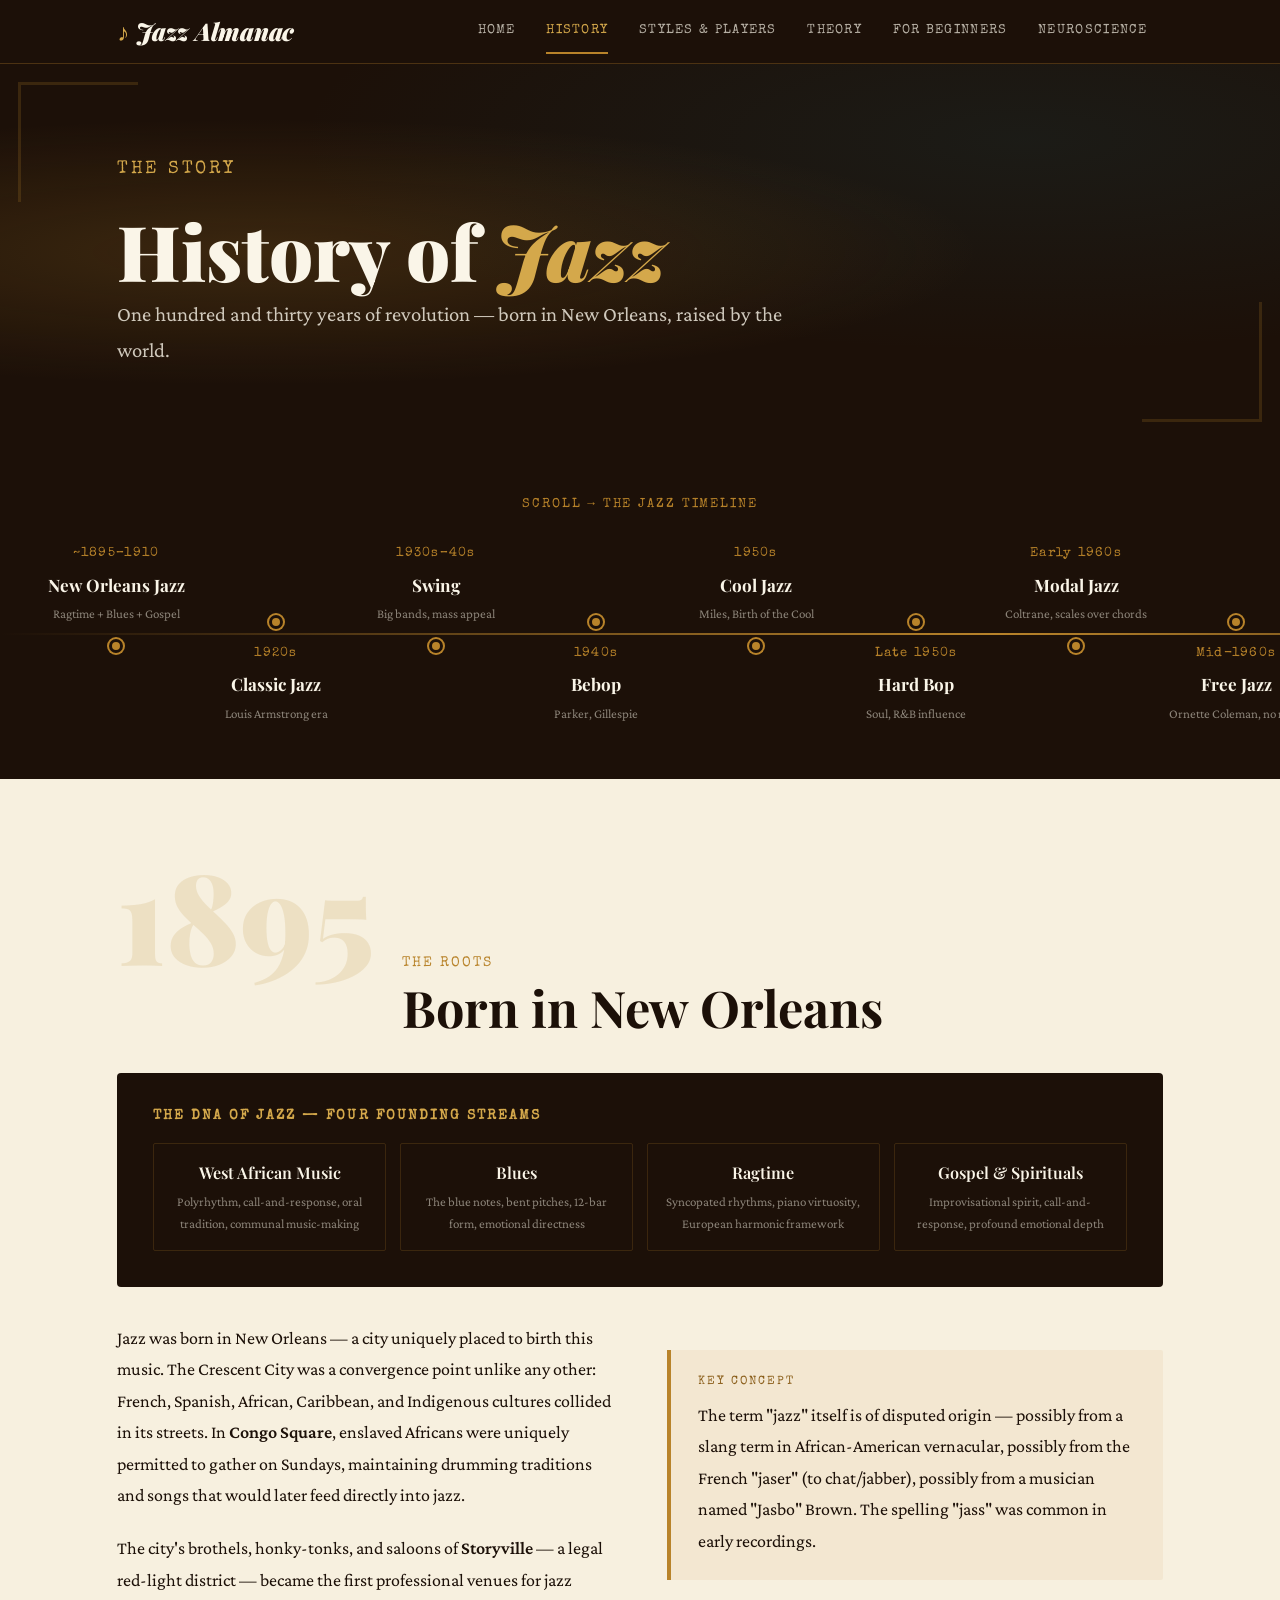
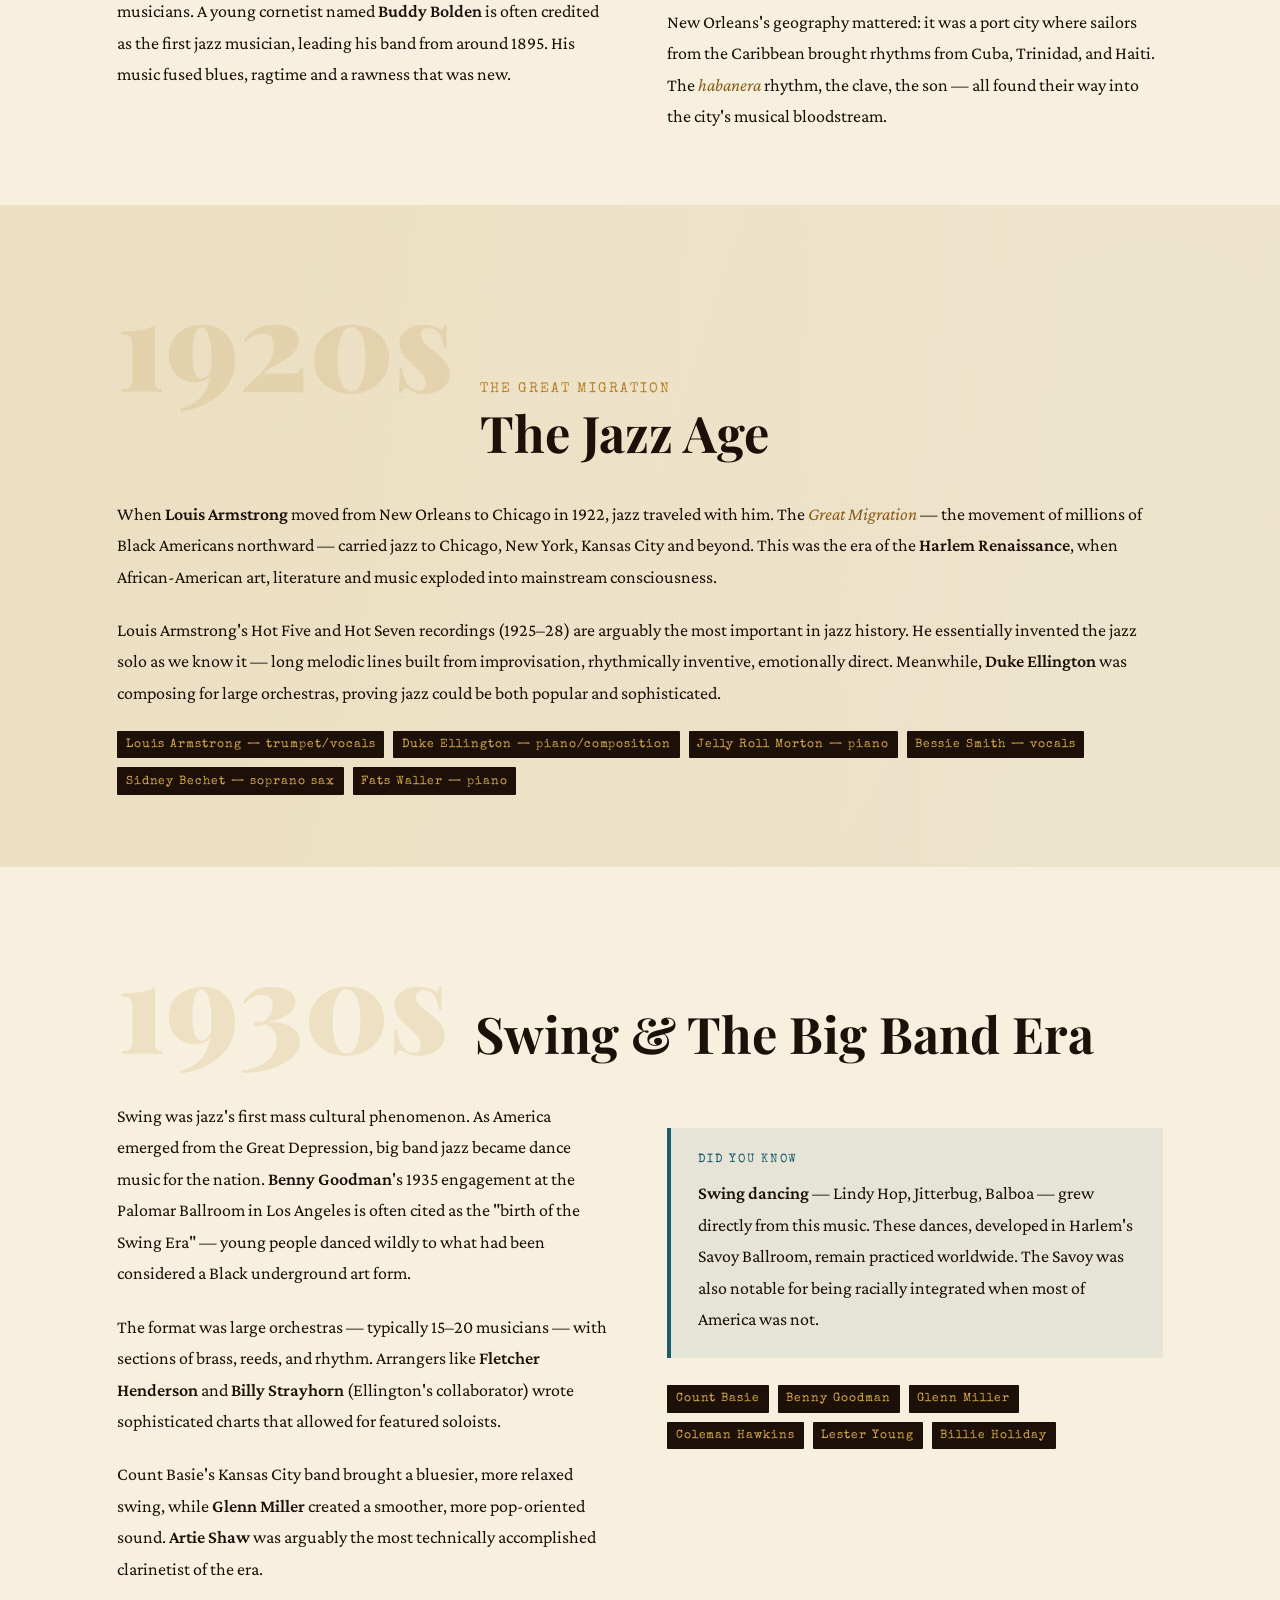
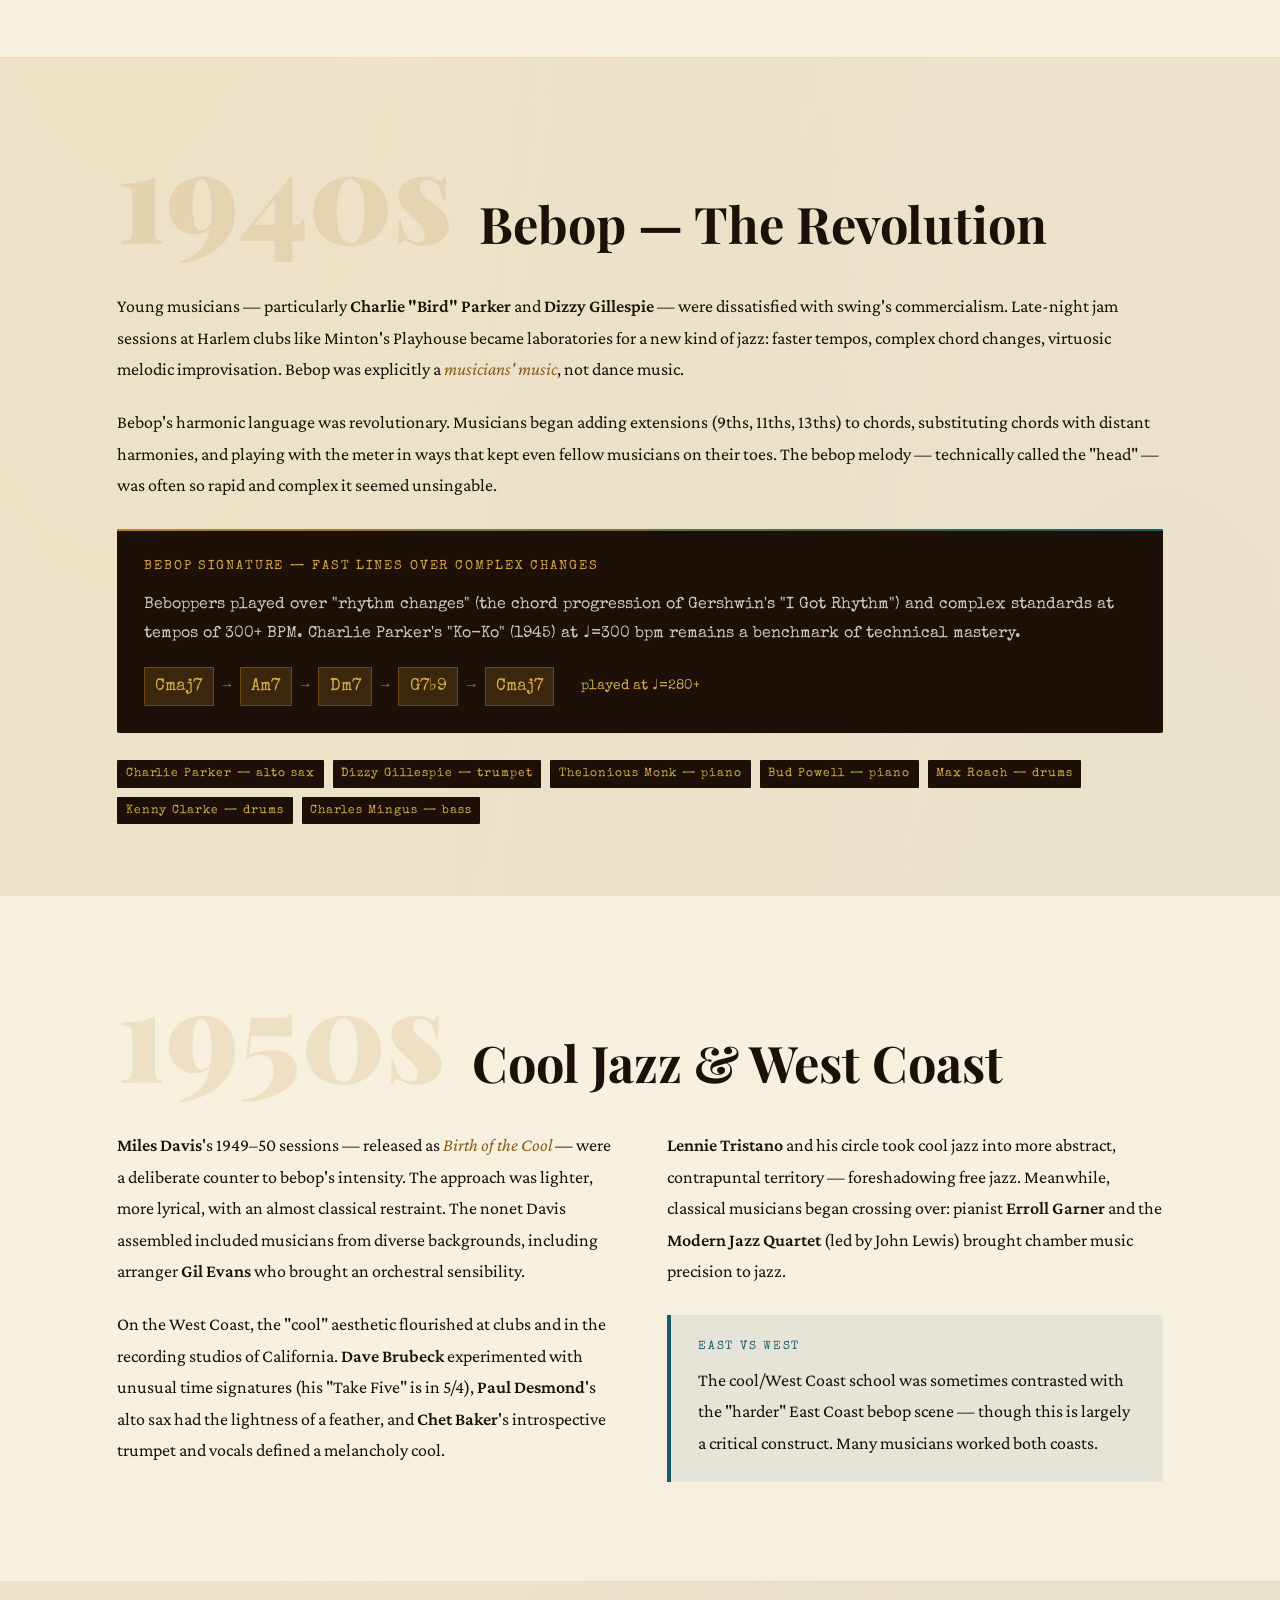
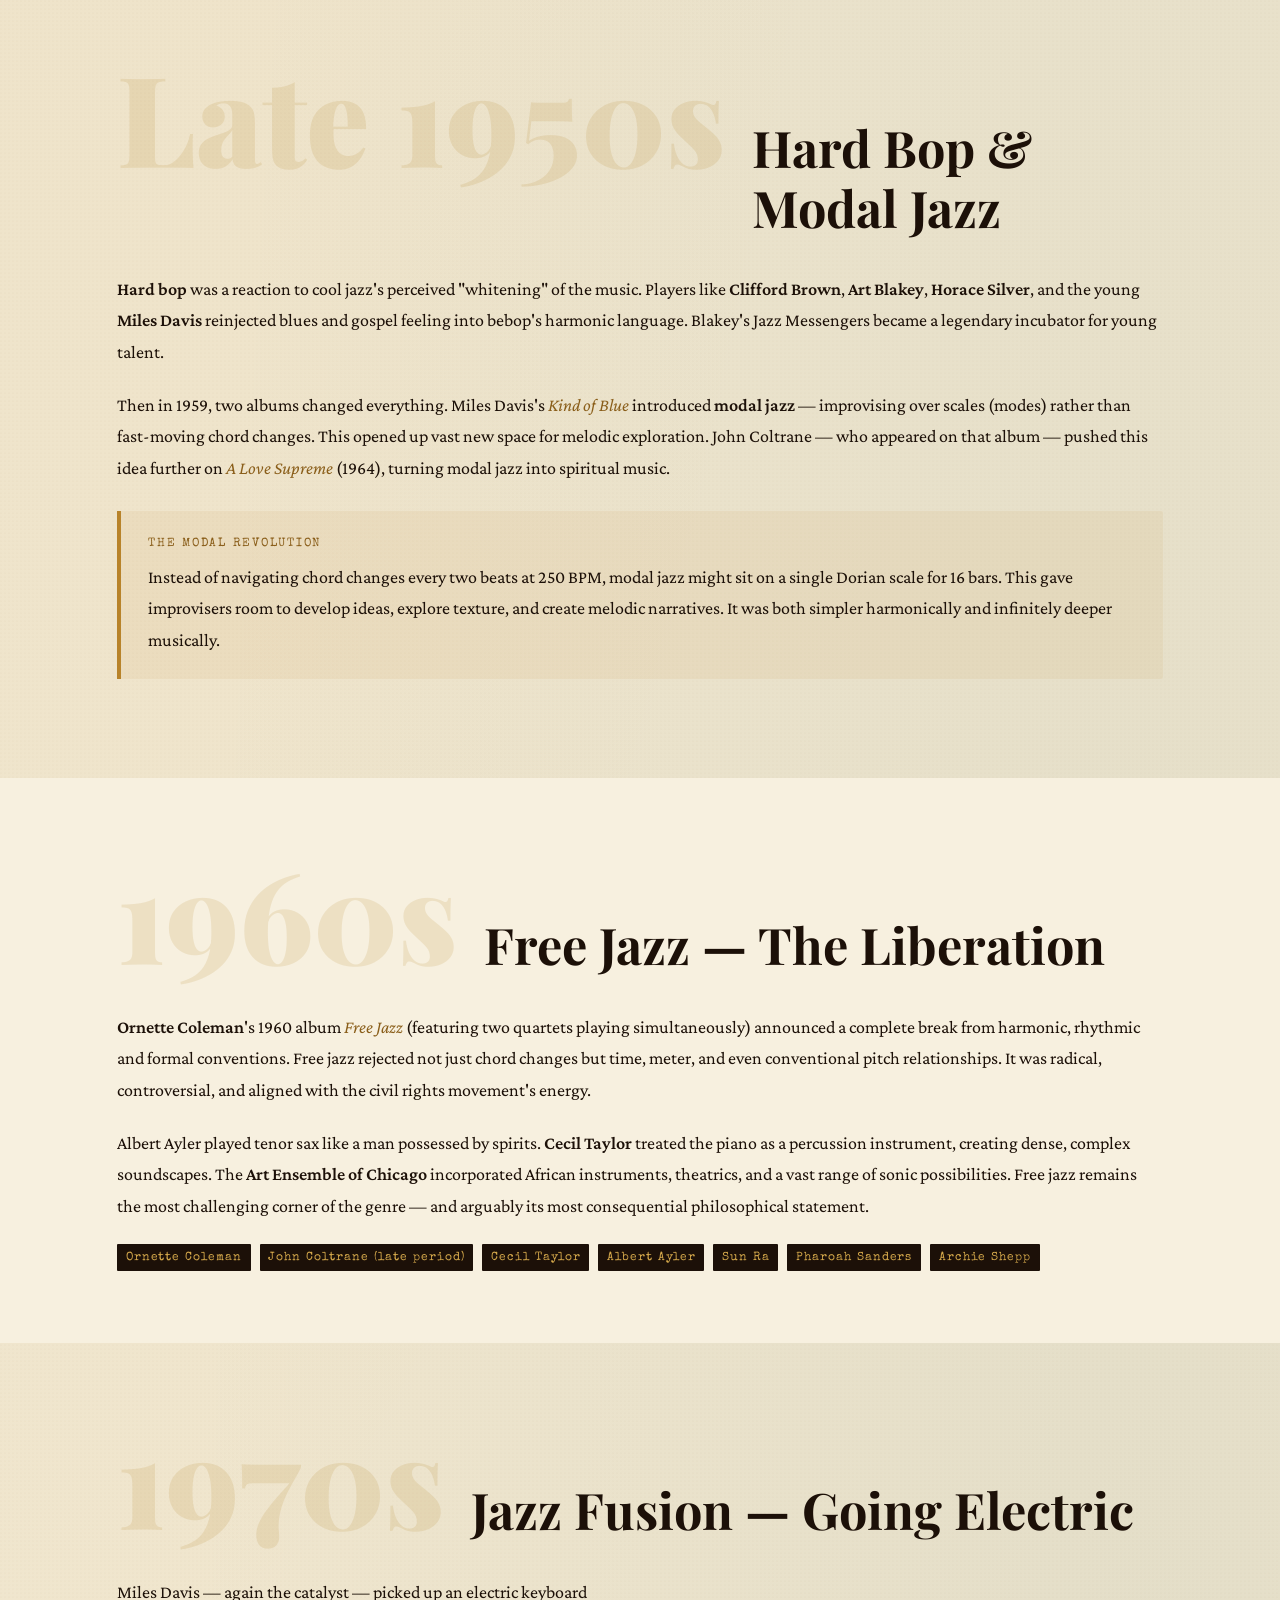
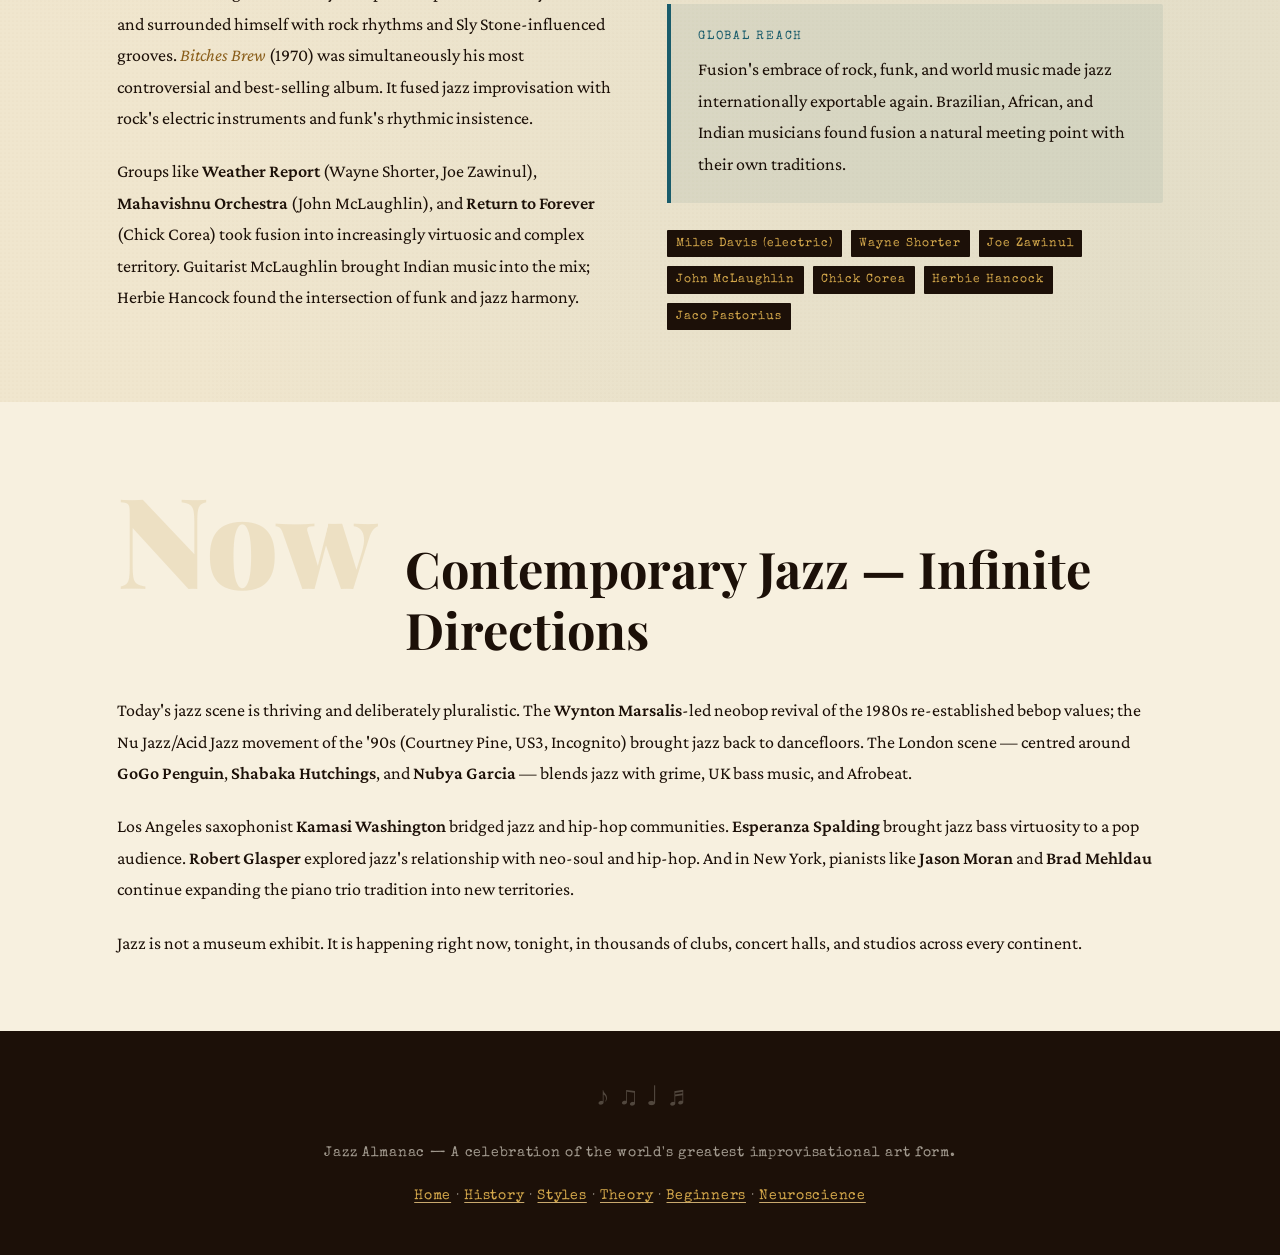
<file: history.html>
<!DOCTYPE html>
<html lang="en">
<head>
  <meta charset="UTF-8"/>
  <meta name="viewport" content="width=device-width, initial-scale=1.0"/>
  <title>History of Jazz — Jazz Almanac</title>
  <link rel="stylesheet" href="css/main.css"/>
  <link rel="stylesheet" href="css/nav.css"/>
  <link rel="stylesheet" href="css/animations.css"/>
  <style>
    .era-section {
      padding: 4rem 0;
      position: relative;
    }
    .era-section:nth-child(odd) { background: var(--paper); }

    .era-header {
      display: flex;
      align-items: baseline;
      gap: 1.5rem;
      margin-bottom: 2rem;
    }
    .era-year {
      font-family: var(--font-display);
      font-size: clamp(4rem, 10vw, 7rem);
      font-weight: 900;
      color: rgba(184,131,42,0.15);
      line-height: 1;
      flex-shrink: 0;
    }
    .era-title { flex: 1; }

    .key-figures {
      display: flex;
      flex-wrap: wrap;
      gap: 0.5rem;
      margin-top: 1rem;
    }
    .key-figure-tag {
      font-family: var(--font-mono);
      font-size: 0.68rem;
      letter-spacing: 0.08em;
      background: var(--ink);
      color: var(--gold-lt);
      padding: 0.25em 0.7em;
      border-radius: 1px;
    }

    /* Interactive Timeline (horizontal scroll) */
    .timeline-scroll-wrap {
      background: var(--ink);
      padding: 3rem 0;
      overflow-x: auto;
    }
    .timeline-scroll {
      display: flex;
      gap: 0;
      min-width: max-content;
      padding: 0 2rem;
      position: relative;
    }
    .timeline-scroll::before {
      content: '';
      position: absolute;
      top: 50%; left: 0; right: 0;
      height: 2px;
      background: linear-gradient(90deg, transparent, var(--gold), transparent);
      transform: translateY(-50%);
    }
    .tl-node {
      display: flex;
      flex-direction: column;
      align-items: center;
      gap: 0.75rem;
      width: 160px;
      flex-shrink: 0;
      cursor: default;
    }
    .tl-node:nth-child(odd) { padding-bottom: 4rem; flex-direction: column-reverse; }
    .tl-node:nth-child(even) { padding-top: 4rem; }
    .tl-dot {
      width: 14px;
      height: 14px;
      border-radius: 50%;
      background: var(--gold);
      border: 3px solid var(--ink);
      box-shadow: 0 0 0 2px var(--gold);
      flex-shrink: 0;
      transition: transform 0.2s;
    }
    .tl-node:hover .tl-dot { transform: scale(1.5); }
    .tl-content { text-align: center; }
    .tl-content .tl-year {
      font-family: var(--font-mono);
      font-size: 0.7rem;
      color: var(--gold);
      letter-spacing: 0.1em;
    }
    .tl-content .tl-era {
      font-family: var(--font-display);
      font-size: 0.95rem;
      font-weight: 700;
      color: var(--cream);
      margin-top: 0.25rem;
    }
    .tl-content .tl-note {
      font-size: 0.72rem;
      color: rgba(250,245,232,0.5);
      margin-top: 0.2rem;
    }

    /* Map note */
    .geo-origin {
      display: inline-flex;
      align-items: center;
      gap: 0.4rem;
      font-family: var(--font-mono);
      font-size: 0.7rem;
      letter-spacing: 0.1em;
      text-transform: uppercase;
      color: var(--muted);
      background: var(--bg-dark);
      padding: 0.2em 0.6em;
      border-radius: 1px;
      margin-left: 0.5rem;
    }
    .geo-origin::before { content: '📍'; font-size: 0.8rem; }

    .influence-tree {
      background: var(--ink);
      border-radius: 4px;
      padding: 2rem;
      margin: 2rem 0;
    }
    .influence-tree h4 { color: var(--gold-lt); font-family: var(--font-mono); font-size: 0.75rem; letter-spacing: 0.15em; text-transform: uppercase; margin-bottom: 1rem; }
    .influence-grid {
      display: grid;
      grid-template-columns: repeat(auto-fit, minmax(160px, 1fr));
      gap: 0.75rem;
    }
    .influence-node {
      text-align: center;
      padding: 0.75rem;
      border: 1px solid rgba(184,131,42,0.2);
      border-radius: 2px;
    }
    .influence-node .in-name { color: var(--cream); font-size: 0.9rem; font-weight: 600; font-family: var(--font-display); }
    .influence-node .in-desc { color: rgba(250,245,232,0.5); font-size: 0.72rem; margin-top: 0.25rem; }
    .influence-arrow {
      display: flex;
      align-items: center;
      justify-content: center;
      color: var(--gold);
      font-size: 1.4rem;
    }
  </style>
</head>
<body>

<nav>
  <div class="nav-inner">
    <a href="index.html" class="logo"><span class="logo-note">♪</span> Jazz Almanac</a>
    <button class="nav-toggle" aria-label="Toggle menu"><span></span><span></span><span></span></button>
    <ul class="nav-links">
      <li><a href="index.html">Home</a></li>
      <li><a href="history.html">History</a></li>
      <li><a href="styles-players.html">Styles &amp; Players</a></li>
      <li><a href="theory.html">Theory</a></li>
      <li><a href="beginners.html">For Beginners</a></li>
      <li><a href="neuroscience.html">Neuroscience</a></li>
    </ul>
  </div>
</nav>

<div class="page-wrapper">

  <!-- HERO -->
  <div class="section-hero">
    <div class="deco-corner tl"></div>
    <div class="deco-corner br"></div>
    <div class="container">
      <span class="subtitle">The Story</span>
      <h1>History of <em>Jazz</em></h1>
      <p>One hundred and thirty years of revolution — born in New Orleans, raised by the world.</p>
    </div>
  </div>

  <!-- HORIZONTAL TIMELINE -->
  <div class="timeline-scroll-wrap">
    <p style="text-align:center;font-family:var(--font-mono);font-size:0.7rem;letter-spacing:0.15em;color:var(--gold);text-transform:uppercase;margin-bottom:1.5rem;">Scroll → The Jazz Timeline</p>
    <div class="timeline-scroll">
      <div class="tl-node">
        <div class="tl-dot"></div>
        <div class="tl-content">
          <div class="tl-year">~1895–1910</div>
          <div class="tl-era">New Orleans Jazz</div>
          <div class="tl-note">Ragtime + Blues + Gospel</div>
        </div>
      </div>
      <div class="tl-node">
        <div class="tl-dot"></div>
        <div class="tl-content">
          <div class="tl-year">1920s</div>
          <div class="tl-era">Classic Jazz</div>
          <div class="tl-note">Louis Armstrong era</div>
        </div>
      </div>
      <div class="tl-node">
        <div class="tl-dot"></div>
        <div class="tl-content">
          <div class="tl-year">1930s–40s</div>
          <div class="tl-era">Swing</div>
          <div class="tl-note">Big bands, mass appeal</div>
        </div>
      </div>
      <div class="tl-node">
        <div class="tl-dot"></div>
        <div class="tl-content">
          <div class="tl-year">1940s</div>
          <div class="tl-era">Bebop</div>
          <div class="tl-note">Parker, Gillespie</div>
        </div>
      </div>
      <div class="tl-node">
        <div class="tl-dot"></div>
        <div class="tl-content">
          <div class="tl-year">1950s</div>
          <div class="tl-era">Cool Jazz</div>
          <div class="tl-note">Miles, Birth of the Cool</div>
        </div>
      </div>
      <div class="tl-node">
        <div class="tl-dot"></div>
        <div class="tl-content">
          <div class="tl-year">Late 1950s</div>
          <div class="tl-era">Hard Bop</div>
          <div class="tl-note">Soul, R&amp;B influence</div>
        </div>
      </div>
      <div class="tl-node">
        <div class="tl-dot"></div>
        <div class="tl-content">
          <div class="tl-year">Early 1960s</div>
          <div class="tl-era">Modal Jazz</div>
          <div class="tl-note">Coltrane, scales over chords</div>
        </div>
      </div>
      <div class="tl-node">
        <div class="tl-dot"></div>
        <div class="tl-content">
          <div class="tl-year">Mid-1960s</div>
          <div class="tl-era">Free Jazz</div>
          <div class="tl-note">Ornette Coleman, no rules</div>
        </div>
      </div>
      <div class="tl-node">
        <div class="tl-dot"></div>
        <div class="tl-content">
          <div class="tl-year">Late 1960s–70s</div>
          <div class="tl-era">Jazz Fusion</div>
          <div class="tl-note">Electric + rock elements</div>
        </div>
      </div>
      <div class="tl-node">
        <div class="tl-dot"></div>
        <div class="tl-content">
          <div class="tl-year">1980s</div>
          <div class="tl-era">Neobop / Revival</div>
          <div class="tl-note">Wynton Marsalis</div>
        </div>
      </div>
      <div class="tl-node">
        <div class="tl-dot"></div>
        <div class="tl-content">
          <div class="tl-year">1990s–2000s</div>
          <div class="tl-era">Nu Jazz &amp; Acid Jazz</div>
          <div class="tl-note">Electronic influences</div>
        </div>
      </div>
      <div class="tl-node">
        <div class="tl-dot"></div>
        <div class="tl-content">
          <div class="tl-year">2010s–now</div>
          <div class="tl-era">Contemporary</div>
          <div class="tl-note">Kamasi, Esperanza, GoGo</div>
        </div>
      </div>
    </div>
  </div>

  <!-- ROOTS -->
  <section class="era-section">
    <div class="container">
      <div class="era-header">
        <div class="era-year">1895</div>
        <div class="era-title">
          <span class="subtitle" style="font-family:var(--font-mono);font-size:0.75rem;letter-spacing:0.15em;color:var(--gold);text-transform:uppercase;">The Roots</span>
          <h2>Born in New Orleans</h2>
        </div>
      </div>

      <div class="influence-tree reveal">
        <h4>The DNA of Jazz — Four Founding Streams</h4>
        <div class="influence-grid">
          <div class="influence-node">
            <div class="in-name">West African Music</div>
            <div class="in-desc">Polyrhythm, call-and-response, oral tradition, communal music-making</div>
          </div>
          <div class="influence-node">
            <div class="in-name">Blues</div>
            <div class="in-desc">The blue notes, bent pitches, 12-bar form, emotional directness</div>
          </div>
          <div class="influence-node">
            <div class="in-name">Ragtime</div>
            <div class="in-desc">Syncopated rhythms, piano virtuosity, European harmonic framework</div>
          </div>
          <div class="influence-node">
            <div class="in-name">Gospel &amp; Spirituals</div>
            <div class="in-desc">Improvisational spirit, call-and-response, profound emotional depth</div>
          </div>
        </div>
      </div>

      <div class="two-col reveal">
        <div>
          <p>Jazz was born in New Orleans — a city uniquely placed to birth this music. The Crescent City was a convergence point unlike any other: French, Spanish, African, Caribbean, and Indigenous cultures collided in its streets. In <strong>Congo Square</strong>, enslaved Africans were uniquely permitted to gather on Sundays, maintaining drumming traditions and songs that would later feed directly into jazz.</p>
          <p>The city's brothels, honky-tonks, and saloons of <strong>Storyville</strong> — a legal red-light district — became the first professional venues for jazz musicians. A young cornetist named <strong>Buddy Bolden</strong> is often credited as the first jazz musician, leading his band from around 1895. His music fused blues, ragtime and a rawness that was new.</p>
        </div>
        <div>
          <div class="tip-box">
            <div class="tip-label">Key Concept</div>
            <p>The term "jazz" itself is of disputed origin — possibly from a slang term in African-American vernacular, possibly from the French "jaser" (to chat/jabber), possibly from a musician named "Jasbo" Brown. The spelling "jass" was common in early recordings.</p>
          </div>
          <p>New Orleans's geography mattered: it was a port city where sailors from the Caribbean brought rhythms from Cuba, Trinidad, and Haiti. The <em>habanera</em> rhythm, the clave, the son — all found their way into the city's musical bloodstream.</p>
        </div>
      </div>
    </div>
  </section>

  <!-- CLASSIC JAZZ -->
  <section class="era-section">
    <div class="container">
      <div class="era-header">
        <div class="era-year">1920s</div>
        <div class="era-title">
          <span class="subtitle" style="font-family:var(--font-mono);font-size:0.75rem;letter-spacing:0.15em;color:var(--gold);text-transform:uppercase;">The Great Migration</span>
          <h2>The Jazz Age</h2>
        </div>
      </div>
      <div class="reveal">
        <p>When <strong>Louis Armstrong</strong> moved from New Orleans to Chicago in 1922, jazz traveled with him. The <em>Great Migration</em> — the movement of millions of Black Americans northward — carried jazz to Chicago, New York, Kansas City and beyond. This was the era of the <strong>Harlem Renaissance</strong>, when African-American art, literature and music exploded into mainstream consciousness.</p>
        <p>Louis Armstrong's Hot Five and Hot Seven recordings (1925–28) are arguably the most important in jazz history. He essentially invented the jazz solo as we know it — long melodic lines built from improvisation, rhythmically inventive, emotionally direct. Meanwhile, <strong>Duke Ellington</strong> was composing for large orchestras, proving jazz could be both popular and sophisticated.</p>
        <div class="key-figures">
          <span class="key-figure-tag">Louis Armstrong — trumpet/vocals</span>
          <span class="key-figure-tag">Duke Ellington — piano/composition</span>
          <span class="key-figure-tag">Jelly Roll Morton — piano</span>
          <span class="key-figure-tag">Bessie Smith — vocals</span>
          <span class="key-figure-tag">Sidney Bechet — soprano sax</span>
          <span class="key-figure-tag">Fats Waller — piano</span>
        </div>
      </div>
    </div>
  </section>

  <!-- SWING -->
  <section class="era-section">
    <div class="container">
      <div class="era-header">
        <div class="era-year">1930s</div>
        <div class="era-title">
          <h2>Swing &amp; The Big Band Era</h2>
        </div>
      </div>
      <div class="two-col reveal">
        <div>
          <p>Swing was jazz's first mass cultural phenomenon. As America emerged from the Great Depression, big band jazz became dance music for the nation. <strong>Benny Goodman</strong>'s 1935 engagement at the Palomar Ballroom in Los Angeles is often cited as the "birth of the Swing Era" — young people danced wildly to what had been considered a Black underground art form.</p>
          <p>The format was large orchestras — typically 15–20 musicians — with sections of brass, reeds, and rhythm. Arrangers like <strong>Fletcher Henderson</strong> and <strong>Billy Strayhorn</strong> (Ellington's collaborator) wrote sophisticated charts that allowed for featured soloists.</p>
          <p>Count Basie's Kansas City band brought a bluesier, more relaxed swing, while <strong>Glenn Miller</strong> created a smoother, more pop-oriented sound. <strong>Artie Shaw</strong> was arguably the most technically accomplished clarinetist of the era.</p>
        </div>
        <div>
          <div class="info-box">
            <div class="info-label">Did You Know</div>
            <p><strong>Swing dancing</strong> — Lindy Hop, Jitterbug, Balboa — grew directly from this music. These dances, developed in Harlem's Savoy Ballroom, remain practiced worldwide. The Savoy was also notable for being racially integrated when most of America was not.</p>
          </div>
          <div class="key-figures">
            <span class="key-figure-tag">Count Basie</span>
            <span class="key-figure-tag">Benny Goodman</span>
            <span class="key-figure-tag">Glenn Miller</span>
            <span class="key-figure-tag">Coleman Hawkins</span>
            <span class="key-figure-tag">Lester Young</span>
            <span class="key-figure-tag">Billie Holiday</span>
          </div>
        </div>
      </div>
    </div>
  </section>

  <!-- BEBOP -->
  <section class="era-section">
    <div class="container">
      <div class="era-header">
        <div class="era-year">1940s</div>
        <div class="era-title">
          <h2>Bebop — The Revolution</h2>
        </div>
      </div>
      <div class="reveal">
        <p>Young musicians — particularly <strong>Charlie "Bird" Parker</strong> and <strong>Dizzy Gillespie</strong> — were dissatisfied with swing's commercialism. Late-night jam sessions at Harlem clubs like Minton's Playhouse became laboratories for a new kind of jazz: faster tempos, complex chord changes, virtuosic melodic improvisation. Bebop was explicitly a <em>musicians' music</em>, not dance music.</p>
        <p>Bebop's harmonic language was revolutionary. Musicians began adding extensions (9ths, 11ths, 13ths) to chords, substituting chords with distant harmonies, and playing with the meter in ways that kept even fellow musicians on their toes. The bebop melody — technically called the "head" — was often so rapid and complex it seemed unsingable.</p>
      </div>
      <div class="chord-box reveal">
        <span class="chord-label">Bebop Signature — Fast lines over complex changes</span>
        <p style="color: rgba(250,245,232,0.8); font-size: 0.9rem;">Beboppers played over "rhythm changes" (the chord progression of Gershwin's "I Got Rhythm") and complex standards at tempos of 300+ BPM. Charlie Parker's "Ko-Ko" (1945) at ♩=300 bpm remains a benchmark of technical mastery.</p>
        <div class="chord-notation">
          <span class="note">Cmaj7</span><span class="interval">→</span>
          <span class="note">Am7</span><span class="interval">→</span>
          <span class="note">Dm7</span><span class="interval">→</span>
          <span class="note">G7♭9</span><span class="interval">→</span>
          <span class="note">Cmaj7</span>
          <span class="interval" style="margin-left:1rem;color:var(--gold-lt);">played at ♩=280+</span>
        </div>
      </div>
      <div class="key-figures reveal">
        <span class="key-figure-tag">Charlie Parker — alto sax</span>
        <span class="key-figure-tag">Dizzy Gillespie — trumpet</span>
        <span class="key-figure-tag">Thelonious Monk — piano</span>
        <span class="key-figure-tag">Bud Powell — piano</span>
        <span class="key-figure-tag">Max Roach — drums</span>
        <span class="key-figure-tag">Kenny Clarke — drums</span>
        <span class="key-figure-tag">Charles Mingus — bass</span>
      </div>
    </div>
  </section>

  <!-- COOL JAZZ -->
  <section class="era-section">
    <div class="container">
      <div class="era-header">
        <div class="era-year">1950s</div>
        <div class="era-title">
          <h2>Cool Jazz &amp; West Coast</h2>
        </div>
      </div>
      <div class="two-col reveal">
        <div>
          <p><strong>Miles Davis</strong>'s 1949–50 sessions — released as <em>Birth of the Cool</em> — were a deliberate counter to bebop's intensity. The approach was lighter, more lyrical, with an almost classical restraint. The nonet Davis assembled included musicians from diverse backgrounds, including arranger <strong>Gil Evans</strong> who brought an orchestral sensibility.</p>
          <p>On the West Coast, the "cool" aesthetic flourished at clubs and in the recording studios of California. <strong>Dave Brubeck</strong> experimented with unusual time signatures (his "Take Five" is in 5/4), <strong>Paul Desmond</strong>'s alto sax had the lightness of a feather, and <strong>Chet Baker</strong>'s introspective trumpet and vocals defined a melancholy cool.</p>
        </div>
        <div>
          <p><strong>Lennie Tristano</strong> and his circle took cool jazz into more abstract, contrapuntal territory — foreshadowing free jazz. Meanwhile, classical musicians began crossing over: pianist <strong>Erroll Garner</strong> and the <strong>Modern Jazz Quartet</strong> (led by John Lewis) brought chamber music precision to jazz.</p>
          <div class="info-box">
            <div class="info-label">East vs West</div>
            <p>The cool/West Coast school was sometimes contrasted with the "harder" East Coast bebop scene — though this is largely a critical construct. Many musicians worked both coasts.</p>
          </div>
        </div>
      </div>
    </div>
  </section>

  <!-- HARD BOP + MODAL -->
  <section class="era-section">
    <div class="container">
      <div class="era-header">
        <div class="era-year">Late 1950s</div>
        <div class="era-title">
          <h2>Hard Bop &amp; Modal Jazz</h2>
        </div>
      </div>
      <div class="reveal">
        <p><strong>Hard bop</strong> was a reaction to cool jazz's perceived "whitening" of the music. Players like <strong>Clifford Brown</strong>, <strong>Art Blakey</strong>, <strong>Horace Silver</strong>, and the young <strong>Miles Davis</strong> reinjected blues and gospel feeling into bebop's harmonic language. Blakey's Jazz Messengers became a legendary incubator for young talent.</p>
        <p>Then in 1959, two albums changed everything. Miles Davis's <em>Kind of Blue</em> introduced <strong>modal jazz</strong> — improvising over scales (modes) rather than fast-moving chord changes. This opened up vast new space for melodic exploration. John Coltrane — who appeared on that album — pushed this idea further on <em>A Love Supreme</em> (1964), turning modal jazz into spiritual music.</p>
        <div class="tip-box">
          <div class="tip-label">The Modal Revolution</div>
          <p>Instead of navigating chord changes every two beats at 250 BPM, modal jazz might sit on a single Dorian scale for 16 bars. This gave improvisers room to develop ideas, explore texture, and create melodic narratives. It was both simpler harmonically and infinitely deeper musically.</p>
        </div>
      </div>
    </div>
  </section>

  <!-- FREE JAZZ -->
  <section class="era-section">
    <div class="container">
      <div class="era-header">
        <div class="era-year">1960s</div>
        <div class="era-title">
          <h2>Free Jazz — The Liberation</h2>
        </div>
      </div>
      <div class="reveal">
        <p><strong>Ornette Coleman</strong>'s 1960 album <em>Free Jazz</em> (featuring two quartets playing simultaneously) announced a complete break from harmonic, rhythmic and formal conventions. Free jazz rejected not just chord changes but time, meter, and even conventional pitch relationships. It was radical, controversial, and aligned with the civil rights movement's energy.</p>
        <p>Albert Ayler played tenor sax like a man possessed by spirits. <strong>Cecil Taylor</strong> treated the piano as a percussion instrument, creating dense, complex soundscapes. The <strong>Art Ensemble of Chicago</strong> incorporated African instruments, theatrics, and a vast range of sonic possibilities. Free jazz remains the most challenging corner of the genre — and arguably its most consequential philosophical statement.</p>
        <div class="key-figures">
          <span class="key-figure-tag">Ornette Coleman</span>
          <span class="key-figure-tag">John Coltrane (late period)</span>
          <span class="key-figure-tag">Cecil Taylor</span>
          <span class="key-figure-tag">Albert Ayler</span>
          <span class="key-figure-tag">Sun Ra</span>
          <span class="key-figure-tag">Pharoah Sanders</span>
          <span class="key-figure-tag">Archie Shepp</span>
        </div>
      </div>
    </div>
  </section>

  <!-- FUSION -->
  <section class="era-section">
    <div class="container">
      <div class="era-header">
        <div class="era-year">1970s</div>
        <div class="era-title">
          <h2>Jazz Fusion — Going Electric</h2>
        </div>
      </div>
      <div class="two-col reveal">
        <div>
          <p>Miles Davis — again the catalyst — picked up an electric keyboard and surrounded himself with rock rhythms and Sly Stone-influenced grooves. <em>Bitches Brew</em> (1970) was simultaneously his most controversial and best-selling album. It fused jazz improvisation with rock's electric instruments and funk's rhythmic insistence.</p>
          <p>Groups like <strong>Weather Report</strong> (Wayne Shorter, Joe Zawinul), <strong>Mahavishnu Orchestra</strong> (John McLaughlin), and <strong>Return to Forever</strong> (Chick Corea) took fusion into increasingly virtuosic and complex territory. Guitarist McLaughlin brought Indian music into the mix; Herbie Hancock found the intersection of funk and jazz harmony.</p>
        </div>
        <div>
          <div class="info-box">
            <div class="info-label">Global Reach</div>
            <p>Fusion's embrace of rock, funk, and world music made jazz internationally exportable again. Brazilian, African, and Indian musicians found fusion a natural meeting point with their own traditions.</p>
          </div>
          <div class="key-figures">
            <span class="key-figure-tag">Miles Davis (electric)</span>
            <span class="key-figure-tag">Wayne Shorter</span>
            <span class="key-figure-tag">Joe Zawinul</span>
            <span class="key-figure-tag">John McLaughlin</span>
            <span class="key-figure-tag">Chick Corea</span>
            <span class="key-figure-tag">Herbie Hancock</span>
            <span class="key-figure-tag">Jaco Pastorius</span>
          </div>
        </div>
      </div>
    </div>
  </section>

  <!-- CONTEMPORARY -->
  <section class="era-section">
    <div class="container">
      <div class="era-header">
        <div class="era-year">Now</div>
        <div class="era-title">
          <h2>Contemporary Jazz — Infinite Directions</h2>
        </div>
      </div>
      <div class="reveal">
        <p>Today's jazz scene is thriving and deliberately pluralistic. The <strong>Wynton Marsalis</strong>-led neobop revival of the 1980s re-established bebop values; the Nu Jazz/Acid Jazz movement of the '90s (Courtney Pine, US3, Incognito) brought jazz back to dancefloors. The London scene — centred around <strong>GoGo Penguin</strong>, <strong>Shabaka Hutchings</strong>, and <strong>Nubya Garcia</strong> — blends jazz with grime, UK bass music, and Afrobeat.</p>
        <p>Los Angeles saxophonist <strong>Kamasi Washington</strong> bridged jazz and hip-hop communities. <strong>Esperanza Spalding</strong> brought jazz bass virtuosity to a pop audience. <strong>Robert Glasper</strong> explored jazz's relationship with neo-soul and hip-hop. And in New York, pianists like <strong>Jason Moran</strong> and <strong>Brad Mehldau</strong> continue expanding the piano trio tradition into new territories.</p>
        <p>Jazz is not a museum exhibit. It is happening right now, tonight, in thousands of clubs, concert halls, and studios across every continent.</p>
      </div>
    </div>
  </section>

</div><!-- end page-wrapper -->

<footer>
  <div class="container">
    <div class="footer-deco">♪ ♫ ♩ ♬</div>
    <p>Jazz Almanac — A celebration of the world's greatest improvisational art form.</p>
    <p class="mt-2"><a href="index.html">Home</a> · <a href="history.html">History</a> · <a href="styles-players.html">Styles</a> · <a href="theory.html">Theory</a> · <a href="beginners.html">Beginners</a> · <a href="neuroscience.html">Neuroscience</a></p>
  </div>
</footer>

<script src="js/main.js"></script>
</body>
</html>
</file>
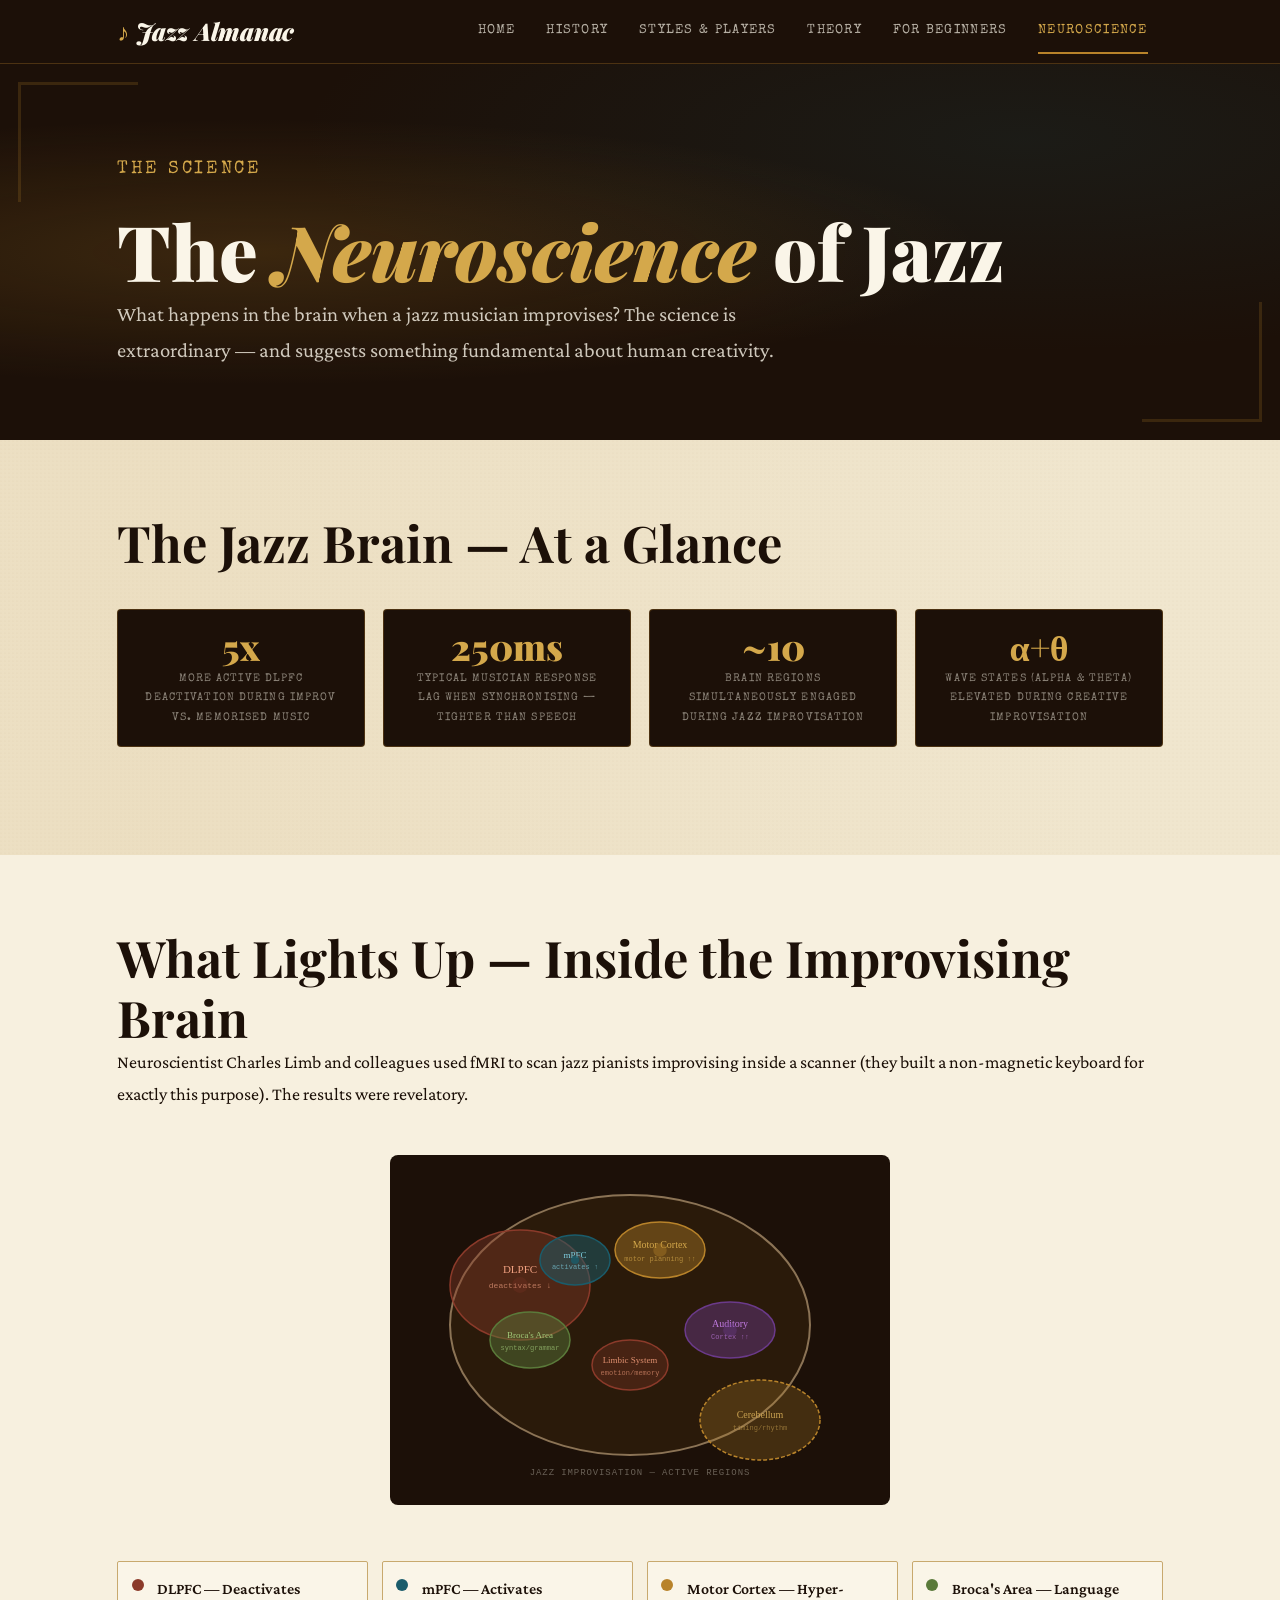
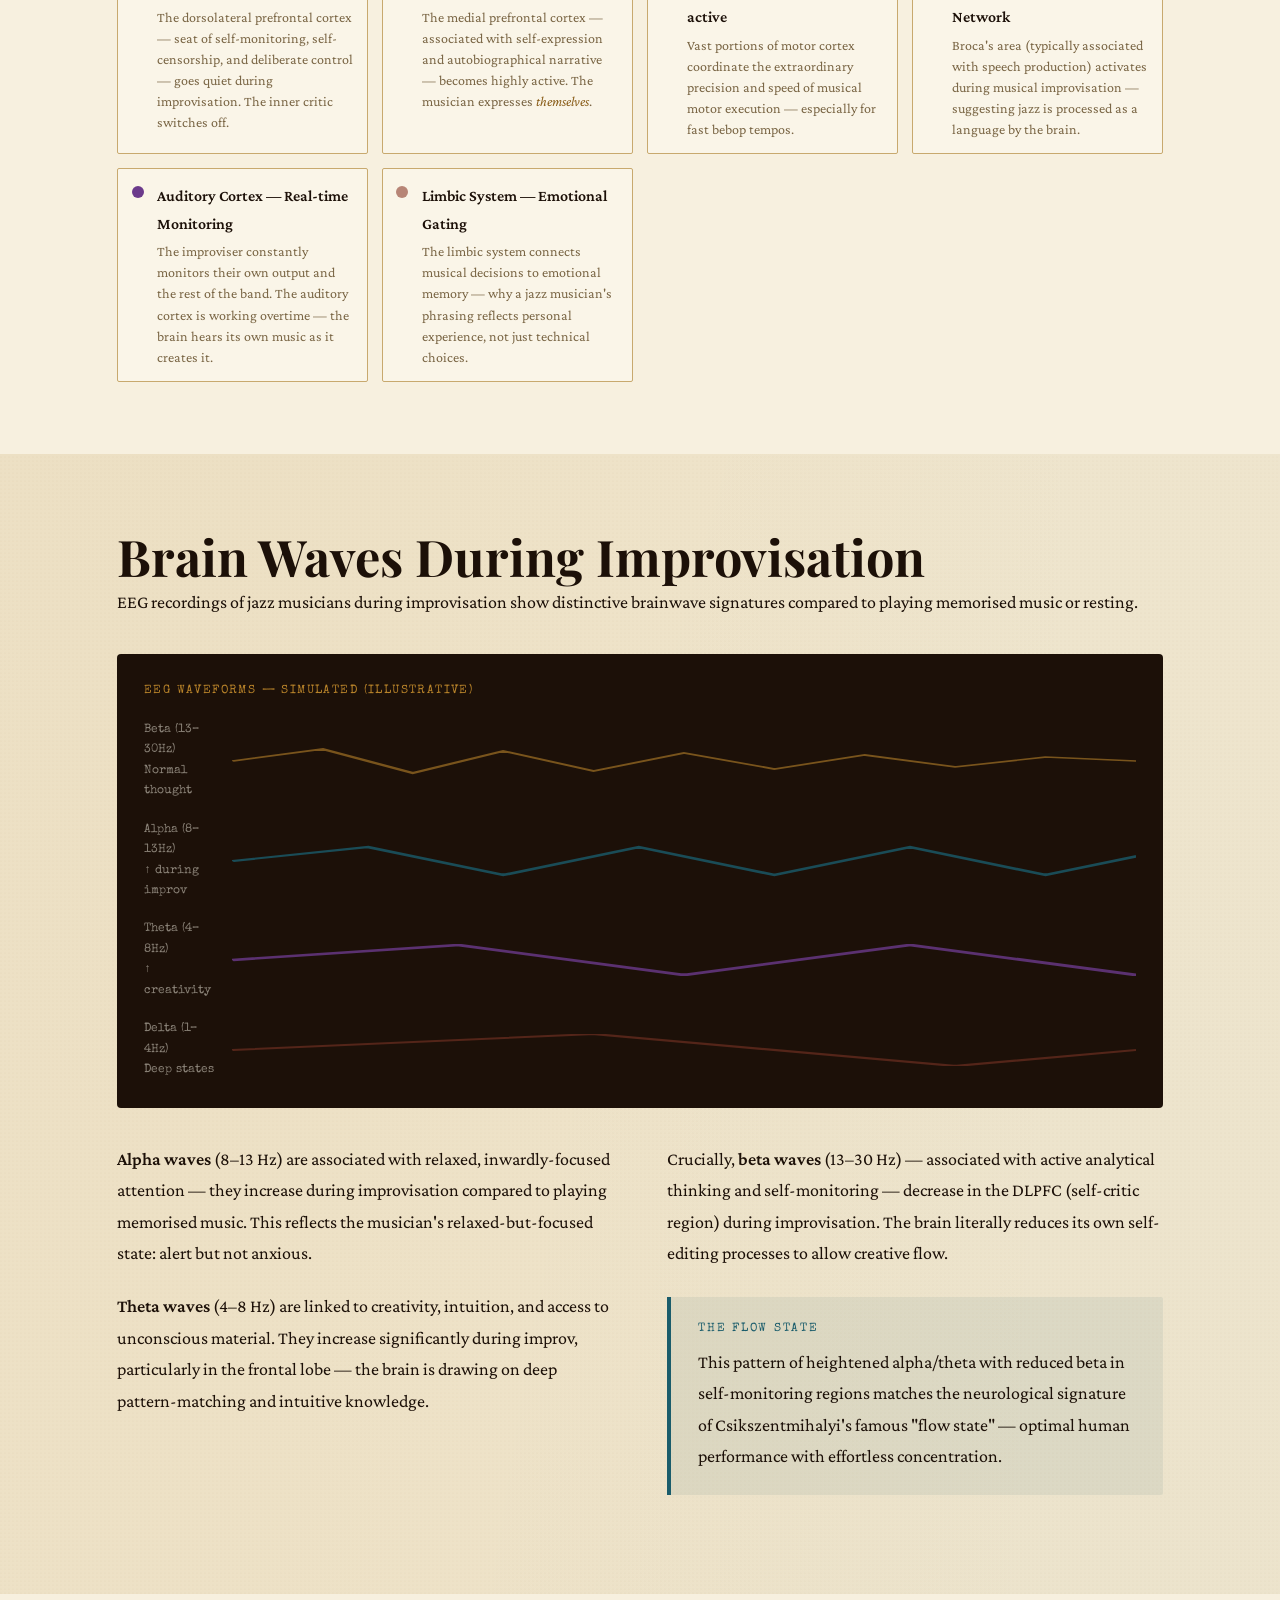
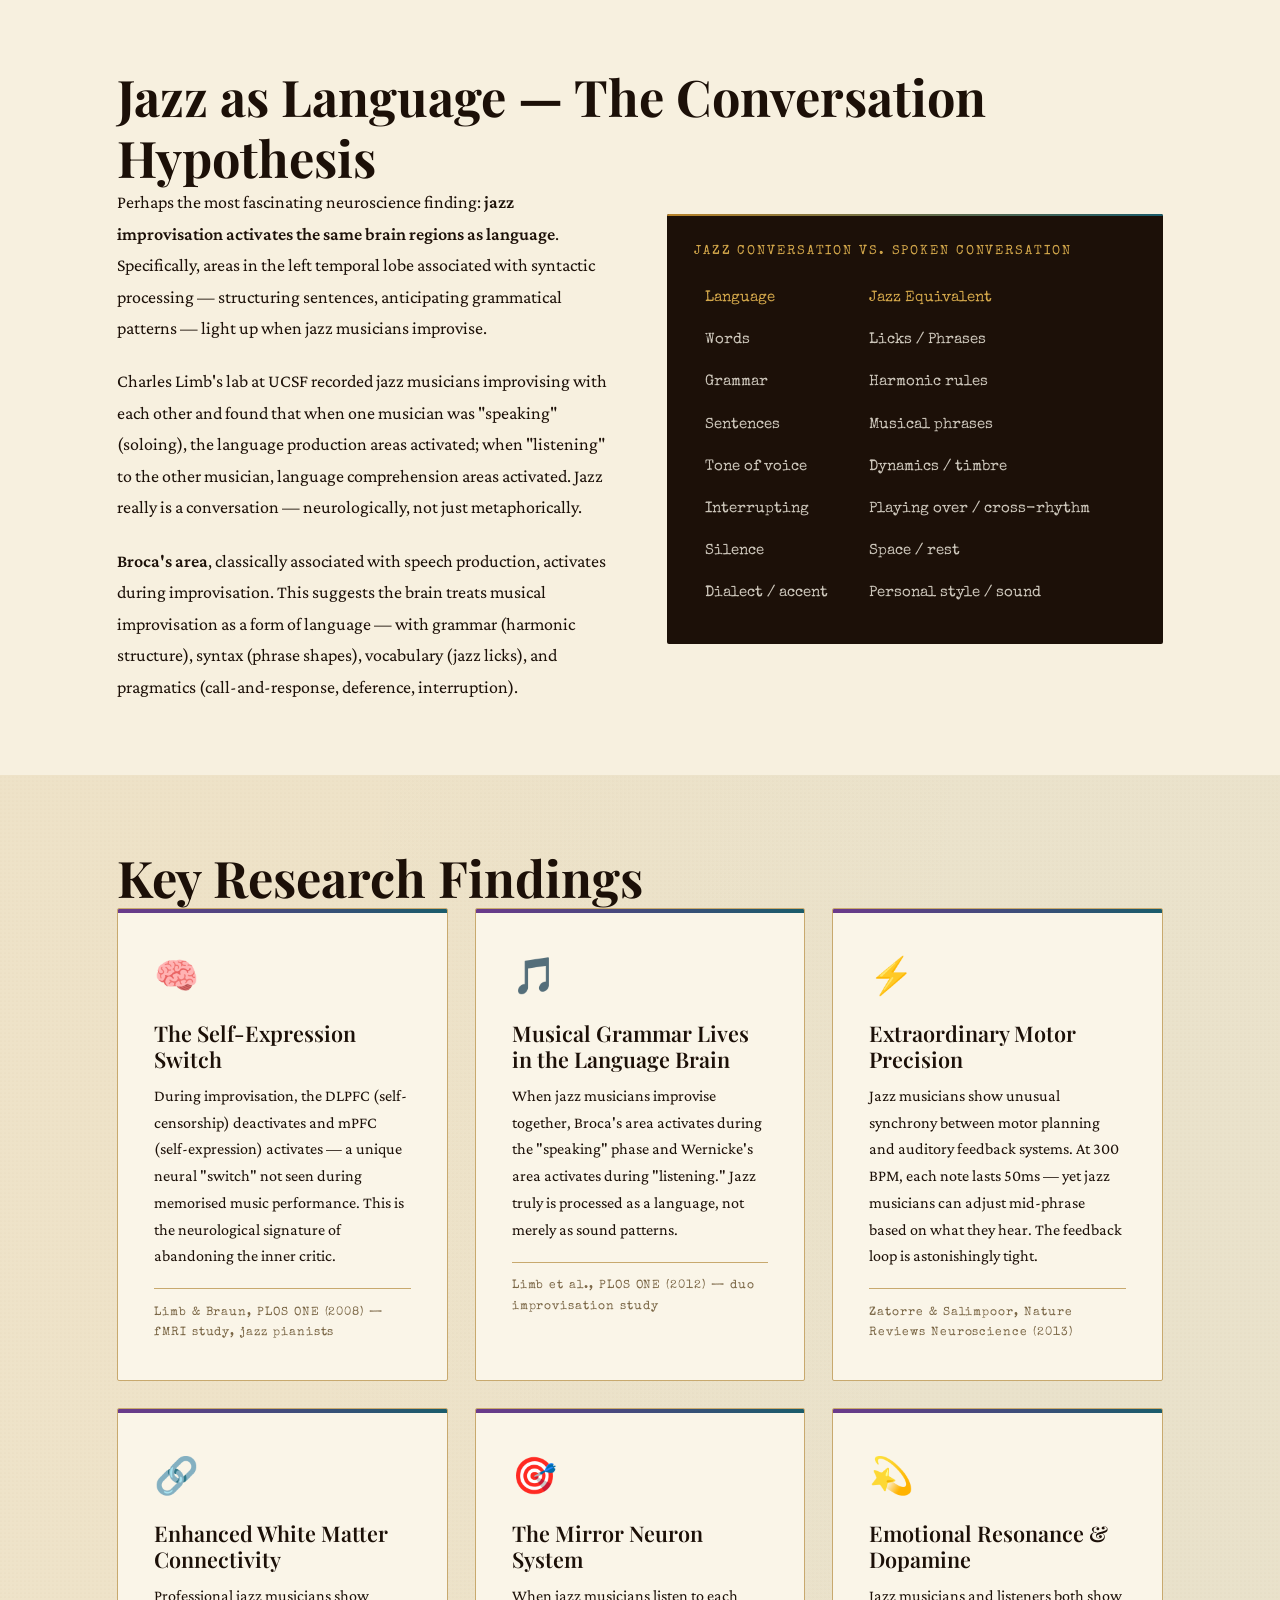
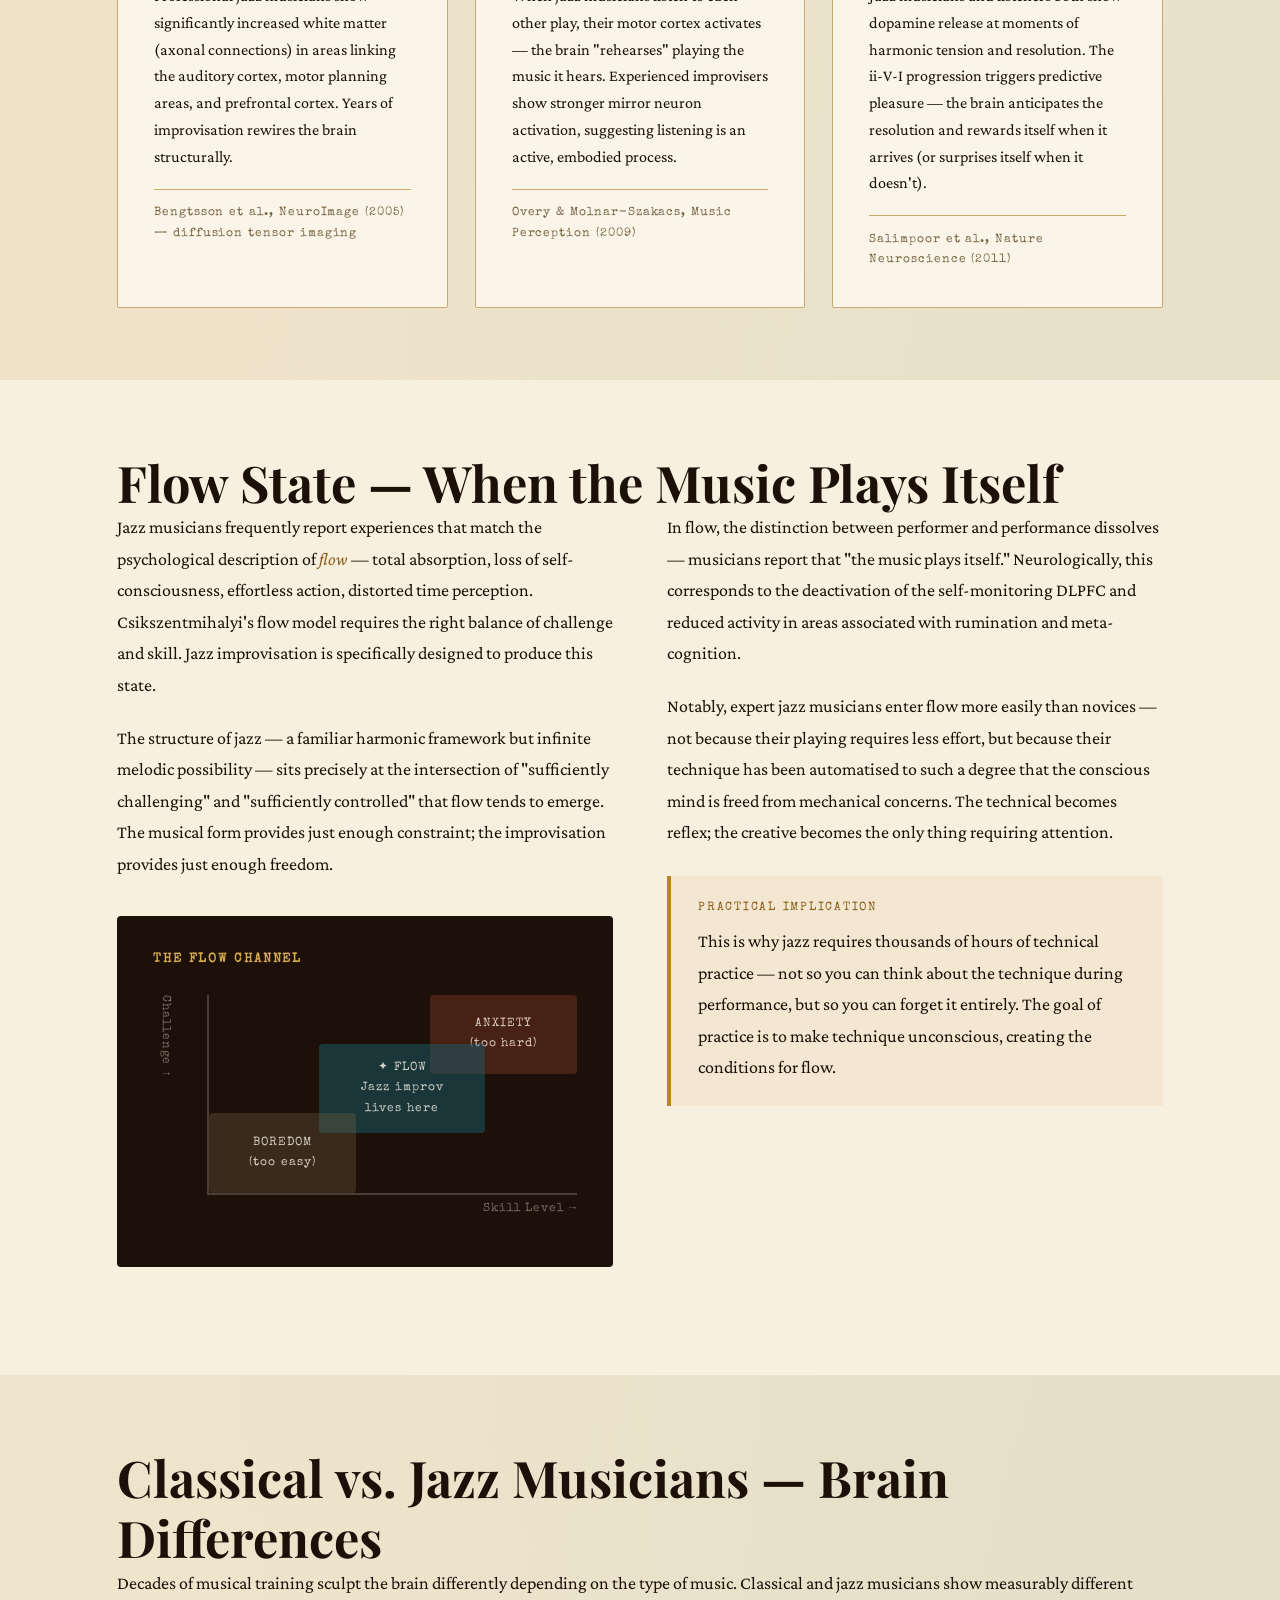
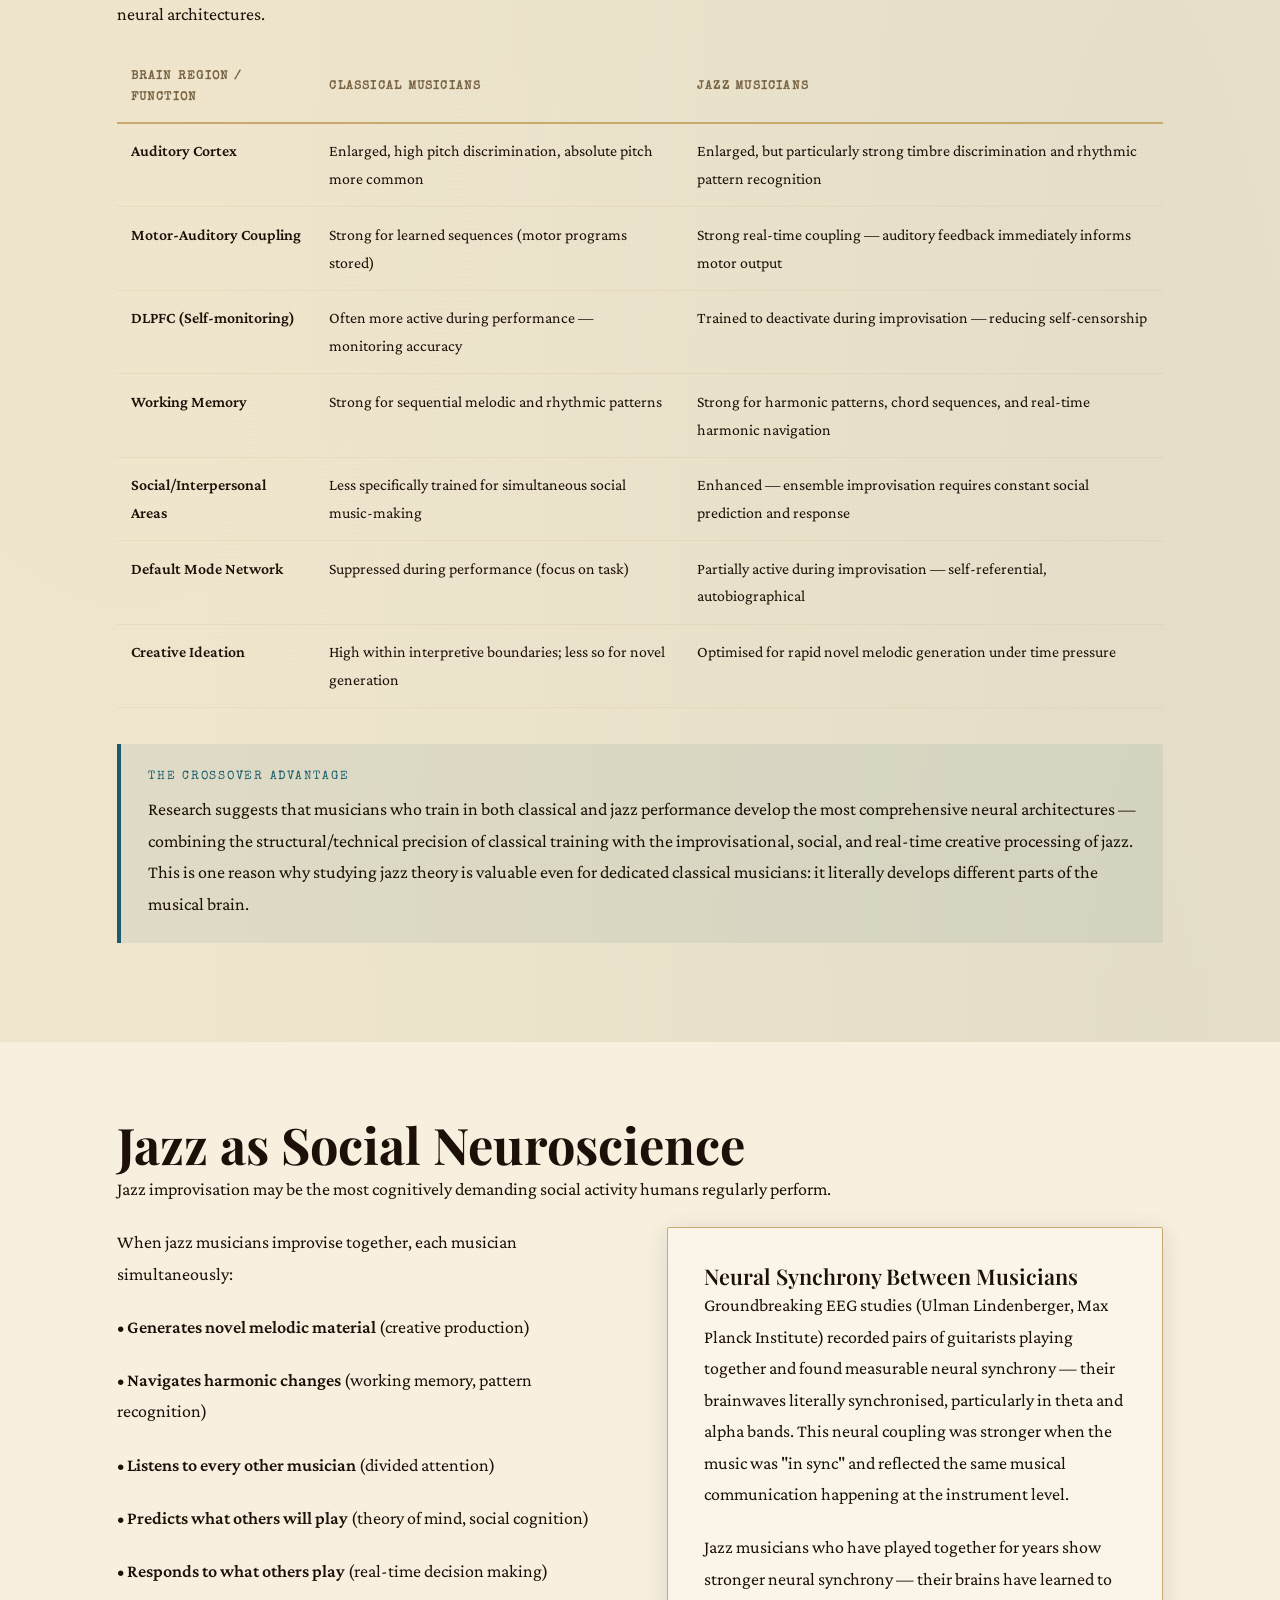
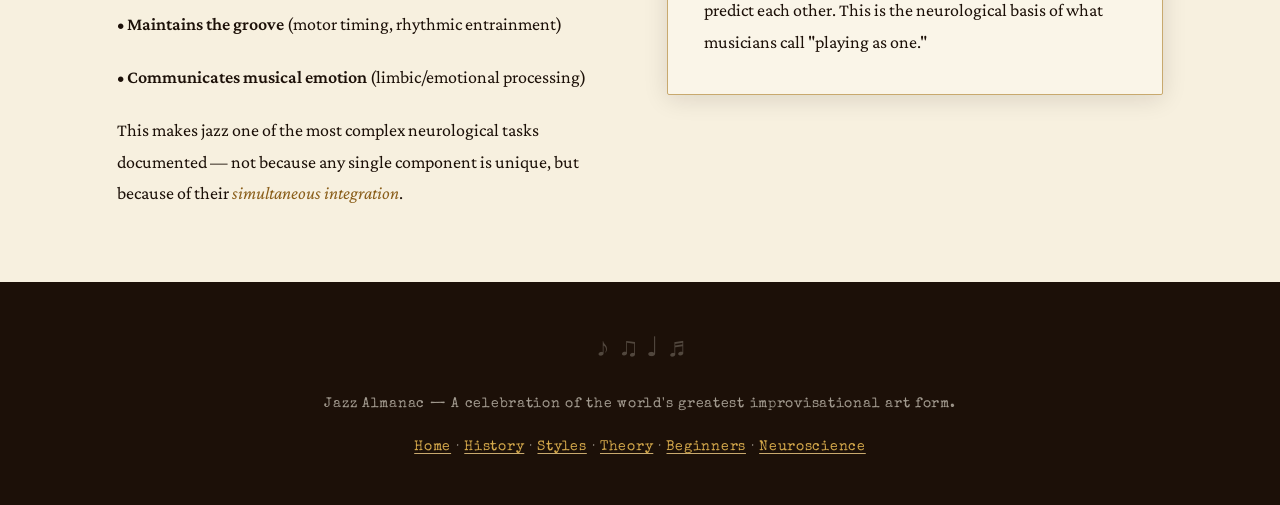
<file: neuroscience.html>
<!DOCTYPE html>
<html lang="en">
<head>
  <meta charset="UTF-8"/>
  <meta name="viewport" content="width=device-width, initial-scale=1.0"/>
  <title>Neuroscience of Jazz — Jazz Almanac</title>
  <link rel="stylesheet" href="css/main.css"/>
  <link rel="stylesheet" href="css/nav.css"/>
  <link rel="stylesheet" href="css/animations.css"/>
  <style>
    .neuro-section { padding: 4rem 0; }
    .neuro-section:nth-child(odd) { background: var(--paper); }

    /* Brain diagram */
    .brain-container {
      display: flex;
      justify-content: center;
      margin: 2.5rem 0;
      position: relative;
    }
    .brain-svg-wrap {
      position: relative;
      width: min(500px, 90vw);
    }
    .brain-svg-wrap svg { width: 100%; height: auto; }

    /* Brain region labels */
    .brain-legend {
      display: grid;
      grid-template-columns: repeat(auto-fill, minmax(200px, 1fr));
      gap: 0.75rem;
      margin-top: 1.5rem;
    }
    .brain-legend-item {
      display: flex;
      align-items: flex-start;
      gap: 0.75rem;
      padding: 0.75rem;
      background: var(--cream);
      border: 1px solid var(--border);
      border-radius: var(--radius);
    }
    .brain-dot {
      width: 12px;
      height: 12px;
      border-radius: 50%;
      flex-shrink: 0;
      margin-top: 4px;
    }
    .brain-legend-item .bli-title { font-weight: 600; font-size: 0.88rem; margin-bottom: 0.2rem; }
    .brain-legend-item .bli-desc { font-size: 0.78rem; color: var(--muted); line-height: 1.5; }

    /* EEG wave animation */
    .eeg-container {
      background: var(--ink);
      border-radius: 4px;
      padding: 1.5rem;
      margin: 2rem 0;
      overflow: hidden;
      position: relative;
    }
    .eeg-label {
      font-family: var(--font-mono);
      font-size: 0.65rem;
      letter-spacing: 0.12em;
      text-transform: uppercase;
      color: var(--gold);
      margin-bottom: 1rem;
    }
    .eeg-waves {
      display: flex;
      flex-direction: column;
      gap: 1rem;
    }
    .eeg-wave-row {
      display: flex;
      align-items: center;
      gap: 1rem;
    }
    .eeg-wave-label {
      font-family: var(--font-mono);
      font-size: 0.65rem;
      color: rgba(250,245,232,0.5);
      width: 70px;
      flex-shrink: 0;
    }
    .eeg-wave-visual {
      flex: 1;
      height: 32px;
      position: relative;
      overflow: hidden;
    }
    .eeg-wave-visual svg { width: 200%; height: 100%; animation: scrollWave var(--wspd, 3s) linear infinite; }
    @keyframes scrollWave {
      from { transform: translateX(0); }
      to   { transform: translateX(-50%); }
    }

    /* Finding cards */
    .finding-card {
      background: var(--cream);
      border: 1px solid var(--border);
      border-radius: var(--radius);
      padding: 2rem;
      position: relative;
      overflow: hidden;
    }
    .finding-card::before {
      content: '';
      position: absolute;
      top: 0; left: 0;
      width: 100%; height: 4px;
      background: linear-gradient(90deg, #6B3A8B, #1A5C6B);
    }
    .finding-card .fc-icon { font-size: 2rem; margin-bottom: 0.75rem; display: block; }
    .finding-card h4 { margin-bottom: 0.5rem; }
    .finding-card p { font-size: 0.9rem; line-height: 1.65; }
    .finding-card .fc-study {
      margin-top: 1rem;
      font-family: var(--font-mono);
      font-size: 0.65rem;
      letter-spacing: 0.08em;
      color: var(--muted);
      border-top: 1px solid var(--border);
      padding-top: 0.75rem;
    }

    /* Flow state viz */
    .flow-diagram {
      background: var(--ink);
      border-radius: 4px;
      padding: 2rem;
      margin: 2rem 0;
    }
    .flow-diagram h4 { color: var(--gold-lt); font-family: var(--font-mono); font-size: 0.7rem; letter-spacing: 0.15em; text-transform: uppercase; margin-bottom: 1.5rem; }
    .flow-axis {
      position: relative;
      height: 200px;
      border-left: 2px solid rgba(250,245,232,0.2);
      border-bottom: 2px solid rgba(250,245,232,0.2);
      margin: 1rem 0 2rem 3rem;
    }
    .flow-axis::before { content: 'Skill Level →'; position: absolute; bottom: -1.5rem; right: 0; font-family: var(--font-mono); font-size: 0.65rem; color: rgba(250,245,232,0.4); letter-spacing: 0.08em; }
    .flow-axis::after { content: 'Challenge ↑'; position: absolute; top: 0; left: -3rem; font-family: var(--font-mono); font-size: 0.65rem; color: rgba(250,245,232,0.4); letter-spacing: 0.08em; writing-mode: vertical-lr; }
    .flow-zone {
      position: absolute;
      border-radius: 4px;
      display: flex;
      align-items: center;
      justify-content: center;
      font-family: var(--font-mono);
      font-size: 0.65rem;
      letter-spacing: 0.08em;
      text-align: center;
      color: rgba(250,245,232,0.8);
    }
    .flow-zone.anxiety { background: rgba(139,58,42,0.4); top: 0; right: 0; width: 40%; height: 40%; }
    .flow-zone.flow    { background: rgba(26,92,107,0.5); top: 25%; left: 30%; width: 45%; height: 45%; }
    .flow-zone.boredom { background: rgba(122,102,69,0.3); bottom: 0; left: 0; width: 40%; height: 40%; }

    /* Stat chips */
    .stat-row {
      display: flex;
      flex-wrap: wrap;
      gap: 1rem;
      margin: 2rem 0;
    }
    .stat-chip {
      background: var(--ink);
      border: 1px solid rgba(184,131,42,0.3);
      border-radius: 4px;
      padding: 1rem 1.5rem;
      text-align: center;
      flex: 1;
      min-width: 140px;
    }
    .stat-chip .sc-num {
      font-family: var(--font-display);
      font-size: 2rem;
      font-weight: 900;
      color: var(--gold-lt);
      line-height: 1;
    }
    .stat-chip .sc-label {
      font-family: var(--font-mono);
      font-size: 0.62rem;
      letter-spacing: 0.1em;
      text-transform: uppercase;
      color: rgba(250,245,232,0.5);
      margin-top: 0.3rem;
    }

    /* Comparison table */
    .brain-compare {
      width: 100%;
      border-collapse: collapse;
    }
    .brain-compare th {
      font-family: var(--font-mono);
      font-size: 0.68rem;
      letter-spacing: 0.1em;
      text-transform: uppercase;
      color: var(--muted);
      text-align: left;
      padding: 0.75rem;
      border-bottom: 2px solid var(--border);
    }
    .brain-compare td {
      padding: 0.75rem;
      border-bottom: 1px solid rgba(200,169,110,0.15);
      font-size: 0.88rem;
      vertical-align: top;
    }
    .brain-compare tr:hover td { background: rgba(184,131,42,0.04); }
    .brain-compare td:first-child { font-weight: 600; }
  </style>
</head>
<body>

<nav>
  <div class="nav-inner">
    <a href="index.html" class="logo"><span class="logo-note">♪</span> Jazz Almanac</a>
    <button class="nav-toggle" aria-label="Toggle menu"><span></span><span></span><span></span></button>
    <ul class="nav-links">
      <li><a href="index.html">Home</a></li>
      <li><a href="history.html">History</a></li>
      <li><a href="styles-players.html">Styles &amp; Players</a></li>
      <li><a href="theory.html">Theory</a></li>
      <li><a href="beginners.html">For Beginners</a></li>
      <li><a href="neuroscience.html">Neuroscience</a></li>
    </ul>
  </div>
</nav>

<div class="page-wrapper">

  <div class="section-hero">
    <div class="deco-corner tl"></div>
    <div class="deco-corner br"></div>
    <div class="container">
      <span class="subtitle">The Science</span>
      <h1>The <em>Neuroscience</em> of Jazz</h1>
      <p>What happens in the brain when a jazz musician improvises? The science is extraordinary — and suggests something fundamental about human creativity.</p>
    </div>
  </div>

  <!-- KEY STATS -->
  <section class="neuro-section">
    <div class="container">
      <h2 class="reveal">The Jazz Brain — At a Glance</h2>
      <div class="stat-row reveal">
        <div class="stat-chip">
          <div class="sc-num">5x</div>
          <div class="sc-label">More active DLPFC deactivation during improv vs. memorised music</div>
        </div>
        <div class="stat-chip">
          <div class="sc-num">250ms</div>
          <div class="sc-label">Typical musician response lag when synchronising — tighter than speech</div>
        </div>
        <div class="stat-chip">
          <div class="sc-num">~10</div>
          <div class="sc-label">Brain regions simultaneously engaged during jazz improvisation</div>
        </div>
        <div class="stat-chip">
          <div class="sc-num">α+θ</div>
          <div class="sc-label">Wave states (alpha & theta) elevated during creative improvisation</div>
        </div>
      </div>
    </div>
  </section>

  <!-- BRAIN REGIONS -->
  <section class="neuro-section">
    <div class="container">
      <h2 class="reveal">What Lights Up — Inside the Improvising Brain</h2>
      <p class="reveal">Neuroscientist Charles Limb and colleagues used fMRI to scan jazz pianists improvising inside a scanner (they built a non-magnetic keyboard for exactly this purpose). The results were revelatory.</p>

      <!-- SVG Brain Diagram -->
      <div class="brain-container reveal">
        <div class="brain-svg-wrap">
          <svg viewBox="0 0 500 350" xmlns="http://www.w3.org/2000/svg" aria-label="Brain regions active during jazz improvisation">
            <!-- Background -->
            <rect width="500" height="350" fill="#1C1008" rx="8"/>

            <!-- Brain outline (simplified lateral view) -->
            <ellipse cx="240" cy="170" rx="180" ry="130" fill="#2A1A0A" stroke="#8B7355" stroke-width="2"/>

            <!-- Frontal lobe highlight (DLPFC - deactivates) -->
            <ellipse cx="130" cy="130" rx="70" ry="55" fill="rgba(139,58,42,0.4)" stroke="#8B3A2A" stroke-width="1.5"/>
            <text x="130" y="118" text-anchor="middle" font-family="serif" font-size="11" fill="#f0a080">DLPFC</text>
            <text x="130" y="133" text-anchor="middle" font-family="monospace" font-size="8" fill="rgba(240,160,128,0.7)">deactivates ↓</text>

            <!-- Medial prefrontal (activates) -->
            <ellipse cx="185" cy="105" rx="35" ry="25" fill="rgba(26,92,107,0.5)" stroke="#1A5C6B" stroke-width="1.5"/>
            <text x="185" y="103" text-anchor="middle" font-family="serif" font-size="9" fill="#7fcfe0">mPFC</text>
            <text x="185" y="114" text-anchor="middle" font-family="monospace" font-size="7" fill="rgba(127,207,224,0.7)">activates ↑</text>

            <!-- Motor cortex -->
            <ellipse cx="270" cy="95" rx="45" ry="28" fill="rgba(184,131,42,0.4)" stroke="#B8832A" stroke-width="1.5"/>
            <text x="270" y="93" text-anchor="middle" font-family="serif" font-size="10" fill="#d4a84b">Motor Cortex</text>
            <text x="270" y="106" text-anchor="middle" font-family="monospace" font-size="7" fill="rgba(212,168,75,0.7)">motor planning ↑↑</text>

            <!-- Broca's area -->
            <ellipse cx="140" cy="185" rx="40" ry="28" fill="rgba(90,122,58,0.45)" stroke="#5A7A3A" stroke-width="1.5"/>
            <text x="140" y="183" text-anchor="middle" font-family="serif" font-size="9" fill="#a0c878">Broca's Area</text>
            <text x="140" y="195" text-anchor="middle" font-family="monospace" font-size="7" fill="rgba(160,200,120,0.7)">syntax/grammar</text>

            <!-- Auditory cortex -->
            <ellipse cx="340" cy="175" rx="45" ry="28" fill="rgba(107,58,139,0.45)" stroke="#6B3A8B" stroke-width="1.5"/>
            <text x="340" y="172" text-anchor="middle" font-family="serif" font-size="10" fill="#c07ae0">Auditory</text>
            <text x="340" y="184" text-anchor="middle" font-family="monospace" font-size="7" fill="rgba(192,122,224,0.7)">Cortex ↑↑</text>

            <!-- Cerebellum -->
            <ellipse cx="370" cy="265" rx="60" ry="40" fill="rgba(184,131,42,0.25)" stroke="#B8832A" stroke-width="1.5" stroke-dasharray="4 2"/>
            <text x="370" y="263" text-anchor="middle" font-family="serif" font-size="10" fill="#c8a050">Cerebellum</text>
            <text x="370" y="275" text-anchor="middle" font-family="monospace" font-size="7" fill="rgba(200,160,80,0.6)">timing/rhythm</text>

            <!-- Limbic (emotion) -->
            <ellipse cx="240" cy="210" rx="38" ry="25" fill="rgba(139,58,42,0.3)" stroke="#8B3A2A" stroke-width="1.5"/>
            <text x="240" y="208" text-anchor="middle" font-family="serif" font-size="9" fill="#e09070">Limbic System</text>
            <text x="240" y="220" text-anchor="middle" font-family="monospace" font-size="7" fill="rgba(224,144,112,0.7)">emotion/memory</text>

            <!-- Default mode network label -->
            <text x="250" y="320" text-anchor="middle" font-family="monospace" font-size="9" fill="rgba(250,245,232,0.35)" letter-spacing="0.1em">JAZZ IMPROVISATION — ACTIVE REGIONS</text>

            <!-- Pulse animation dots -->
            <circle cx="130" cy="130" r="4" fill="#8B3A2A" opacity="0.8">
              <animate attributeName="r" values="4;8;4" dur="2s" repeatCount="indefinite"/>
              <animate attributeName="opacity" values="0.8;0.2;0.8" dur="2s" repeatCount="indefinite"/>
            </circle>
            <circle cx="185" cy="105" r="4" fill="#1A5C6B" opacity="0.8">
              <animate attributeName="r" values="4;8;4" dur="1.5s" repeatCount="indefinite"/>
              <animate attributeName="opacity" values="0.8;0.2;0.8" dur="1.5s" repeatCount="indefinite"/>
            </circle>
            <circle cx="270" cy="95" r="4" fill="#B8832A" opacity="0.8">
              <animate attributeName="r" values="4;8;4" dur="1.8s" repeatCount="indefinite"/>
              <animate attributeName="opacity" values="0.8;0.2;0.8" dur="1.8s" repeatCount="indefinite"/>
            </circle>
            <circle cx="340" cy="175" r="4" fill="#6B3A8B" opacity="0.8">
              <animate attributeName="r" values="4;8;4" dur="2.2s" repeatCount="indefinite"/>
              <animate attributeName="opacity" values="0.8;0.2;0.8" dur="2.2s" repeatCount="indefinite"/>
            </circle>
          </svg>
        </div>
      </div>

      <div class="brain-legend reveal">
        <div class="brain-legend-item">
          <div class="brain-dot" style="background:#8B3A2A;"></div>
          <div>
            <div class="bli-title">DLPFC — Deactivates</div>
            <div class="bli-desc">The dorsolateral prefrontal cortex — seat of self-monitoring, self-censorship, and deliberate control — goes quiet during improvisation. The inner critic switches off.</div>
          </div>
        </div>
        <div class="brain-legend-item">
          <div class="brain-dot" style="background:#1A5C6B;"></div>
          <div>
            <div class="bli-title">mPFC — Activates</div>
            <div class="bli-desc">The medial prefrontal cortex — associated with self-expression and autobiographical narrative — becomes highly active. The musician expresses <em>themselves</em>.</div>
          </div>
        </div>
        <div class="brain-legend-item">
          <div class="brain-dot" style="background:#B8832A;"></div>
          <div>
            <div class="bli-title">Motor Cortex — Hyper-active</div>
            <div class="bli-desc">Vast portions of motor cortex coordinate the extraordinary precision and speed of musical motor execution — especially for fast bebop tempos.</div>
          </div>
        </div>
        <div class="brain-legend-item">
          <div class="brain-dot" style="background:#5A7A3A;"></div>
          <div>
            <div class="bli-title">Broca's Area — Language Network</div>
            <div class="bli-desc">Broca's area (typically associated with speech production) activates during musical improvisation — suggesting jazz is processed as a language by the brain.</div>
          </div>
        </div>
        <div class="brain-legend-item">
          <div class="brain-dot" style="background:#6B3A8B;"></div>
          <div>
            <div class="bli-title">Auditory Cortex — Real-time Monitoring</div>
            <div class="bli-desc">The improviser constantly monitors their own output and the rest of the band. The auditory cortex is working overtime — the brain hears its own music as it creates it.</div>
          </div>
        </div>
        <div class="brain-legend-item">
          <div class="brain-dot" style="background:#8B3A2A; opacity:0.6;"></div>
          <div>
            <div class="bli-title">Limbic System — Emotional Gating</div>
            <div class="bli-desc">The limbic system connects musical decisions to emotional memory — why a jazz musician's phrasing reflects personal experience, not just technical choices.</div>
          </div>
        </div>
      </div>
    </div>
  </section>

  <!-- EEG WAVES -->
  <section class="neuro-section">
    <div class="container">
      <h2 class="reveal">Brain Waves During Improvisation</h2>
      <p class="reveal">EEG recordings of jazz musicians during improvisation show distinctive brainwave signatures compared to playing memorised music or resting.</p>

      <div class="eeg-container reveal">
        <div class="eeg-label">EEG Waveforms — Simulated (illustrative)</div>
        <div class="eeg-waves">
          <div class="eeg-wave-row">
            <div class="eeg-wave-label">Beta (13–30Hz)<br/>Normal thought</div>
            <div class="eeg-wave-visual">
              <svg viewBox="0 0 400 32" preserveAspectRatio="none">
                <polyline points="0,16 20,4 40,28 60,6 80,26 100,8 120,24 140,10 160,22 180,12 200,16 220,4 240,28 260,6 280,26 300,8 320,24 340,10 360,22 380,12 400,16 420,4 440,28 460,6 480,26 500,8 520,24 540,10 560,22 580,12 600,16 620,4 640,28 660,6 680,26 700,8 720,24 740,10 760,22 780,12 800,16" fill="none" stroke="rgba(184,131,42,0.6)" stroke-width="1.5"/>
              </svg>
            </div>
          </div>
          <div class="eeg-wave-row">
            <div class="eeg-wave-label">Alpha (8–13Hz)<br/>↑ during improv</div>
            <div class="eeg-wave-visual" style="--wspd:4s">
              <svg viewBox="0 0 400 32" preserveAspectRatio="none">
                <polyline points="0,16 30,2 60,30 90,2 120,30 150,2 180,30 210,2 240,30 270,2 300,30 330,2 360,30 390,2 420,30 450,2 480,30 510,2 540,30 570,2 600,30 630,2 660,30 690,2 720,30 750,2 780,30 810,16" fill="none" stroke="rgba(26,92,107,0.8)" stroke-width="2"/>
              </svg>
            </div>
          </div>
          <div class="eeg-wave-row">
            <div class="eeg-wave-label">Theta (4–8Hz)<br/>↑ creativity</div>
            <div class="eeg-wave-visual" style="--wspd:6s">
              <svg viewBox="0 0 400 32" preserveAspectRatio="none">
                <polyline points="0,16 50,1 100,31 150,1 200,31 250,1 300,31 350,1 400,31 450,1 500,31 550,1 600,31 650,1 700,31 750,1 800,31 810,16" fill="none" stroke="rgba(107,58,139,0.8)" stroke-width="2.5"/>
              </svg>
            </div>
          </div>
          <div class="eeg-wave-row">
            <div class="eeg-wave-label">Delta (1–4Hz)<br/>Deep states</div>
            <div class="eeg-wave-visual" style="--wspd:10s">
              <svg viewBox="0 0 400 32" preserveAspectRatio="none">
                <polyline points="0,16 80,0 160,32 240,0 320,32 400,0 480,32 560,0 640,32 720,0 800,16" fill="none" stroke="rgba(139,58,42,0.5)" stroke-width="2"/>
              </svg>
            </div>
          </div>
        </div>
      </div>

      <div class="two-col reveal">
        <div>
          <p><strong>Alpha waves</strong> (8–13 Hz) are associated with relaxed, inwardly-focused attention — they increase during improvisation compared to playing memorised music. This reflects the musician's relaxed-but-focused state: alert but not anxious.</p>
          <p><strong>Theta waves</strong> (4–8 Hz) are linked to creativity, intuition, and access to unconscious material. They increase significantly during improv, particularly in the frontal lobe — the brain is drawing on deep pattern-matching and intuitive knowledge.</p>
        </div>
        <div>
          <p>Crucially, <strong>beta waves</strong> (13–30 Hz) — associated with active analytical thinking and self-monitoring — decrease in the DLPFC (self-critic region) during improvisation. The brain literally reduces its own self-editing processes to allow creative flow.</p>
          <div class="info-box">
            <div class="info-label">The Flow State</div>
            <p>This pattern of heightened alpha/theta with reduced beta in self-monitoring regions matches the neurological signature of Csikszentmihalyi's famous "flow state" — optimal human performance with effortless concentration.</p>
          </div>
        </div>
      </div>
    </div>
  </section>

  <!-- JAZZ AS LANGUAGE -->
  <section class="neuro-section">
    <div class="container">
      <h2 class="reveal">Jazz as Language — The Conversation Hypothesis</h2>

      <div class="two-col reveal">
        <div>
          <p>Perhaps the most fascinating neuroscience finding: <strong>jazz improvisation activates the same brain regions as language</strong>. Specifically, areas in the left temporal lobe associated with syntactic processing — structuring sentences, anticipating grammatical patterns — light up when jazz musicians improvise.</p>
          <p>Charles Limb's lab at UCSF recorded jazz musicians improvising with each other and found that when one musician was "speaking" (soloing), the language production areas activated; when "listening" to the other musician, language comprehension areas activated. Jazz really is a conversation — neurologically, not just metaphorically.</p>
          <p><strong>Broca's area</strong>, classically associated with speech production, activates during improvisation. This suggests the brain treats musical improvisation as a form of language — with grammar (harmonic structure), syntax (phrase shapes), vocabulary (jazz licks), and pragmatics (call-and-response, deference, interruption).</p>
        </div>
        <div>
          <div class="chord-box">
            <span class="chord-label">Jazz Conversation vs. Spoken Conversation</span>
            <table style="width:100%;font-size:0.82rem;color:rgba(250,245,232,0.8);">
              <tr style="border-bottom:1px solid rgba(184,131,42,0.2);">
                <td style="padding:0.4rem 0.5rem;color:var(--gold-lt);">Language</td>
                <td style="padding:0.4rem 0.5rem;color:var(--gold-lt);">Jazz Equivalent</td>
              </tr>
              <tr><td style="padding:0.4rem 0.5rem;">Words</td><td style="padding:0.4rem 0.5rem;">Licks / Phrases</td></tr>
              <tr><td style="padding:0.4rem 0.5rem;">Grammar</td><td style="padding:0.4rem 0.5rem;">Harmonic rules</td></tr>
              <tr><td style="padding:0.4rem 0.5rem;">Sentences</td><td style="padding:0.4rem 0.5rem;">Musical phrases</td></tr>
              <tr><td style="padding:0.4rem 0.5rem;">Tone of voice</td><td style="padding:0.4rem 0.5rem;">Dynamics / timbre</td></tr>
              <tr><td style="padding:0.4rem 0.5rem;">Interrupting</td><td style="padding:0.4rem 0.5rem;">Playing over / cross-rhythm</td></tr>
              <tr><td style="padding:0.4rem 0.5rem;">Silence</td><td style="padding:0.4rem 0.5rem;">Space / rest</td></tr>
              <tr><td style="padding:0.4rem 0.5rem;">Dialect / accent</td><td style="padding:0.4rem 0.5rem;">Personal style / sound</td></tr>
            </table>
          </div>
        </div>
      </div>
    </div>
  </section>

  <!-- KEY FINDINGS -->
  <section class="neuro-section">
    <div class="container">
      <h2 class="reveal">Key Research Findings</h2>

      <div class="card-grid reveal">
        <div class="finding-card">
          <span class="fc-icon">🧠</span>
          <h4>The Self-Expression Switch</h4>
          <p>During improvisation, the DLPFC (self-censorship) deactivates and mPFC (self-expression) activates — a unique neural "switch" not seen during memorised music performance. This is the neurological signature of abandoning the inner critic.</p>
          <div class="fc-study">Limb &amp; Braun, PLOS ONE (2008) — fMRI study, jazz pianists</div>
        </div>

        <div class="finding-card">
          <span class="fc-icon">🎵</span>
          <h4>Musical Grammar Lives in the Language Brain</h4>
          <p>When jazz musicians improvise together, Broca's area activates during the "speaking" phase and Wernicke's area activates during "listening." Jazz truly is processed as a language, not merely as sound patterns.</p>
          <div class="fc-study">Limb et al., PLOS ONE (2012) — duo improvisation study</div>
        </div>

        <div class="finding-card">
          <span class="fc-icon">⚡</span>
          <h4>Extraordinary Motor Precision</h4>
          <p>Jazz musicians show unusual synchrony between motor planning and auditory feedback systems. At 300 BPM, each note lasts 50ms — yet jazz musicians can adjust mid-phrase based on what they hear. The feedback loop is astonishingly tight.</p>
          <div class="fc-study">Zatorre &amp; Salimpoor, Nature Reviews Neuroscience (2013)</div>
        </div>

        <div class="finding-card">
          <span class="fc-icon">🔗</span>
          <h4>Enhanced White Matter Connectivity</h4>
          <p>Professional jazz musicians show significantly increased white matter (axonal connections) in areas linking the auditory cortex, motor planning areas, and prefrontal cortex. Years of improvisation rewires the brain structurally.</p>
          <div class="fc-study">Bengtsson et al., NeuroImage (2005) — diffusion tensor imaging</div>
        </div>

        <div class="finding-card">
          <span class="fc-icon">🎯</span>
          <h4>The Mirror Neuron System</h4>
          <p>When jazz musicians listen to each other play, their motor cortex activates — the brain "rehearses" playing the music it hears. Experienced improvisers show stronger mirror neuron activation, suggesting listening is an active, embodied process.</p>
          <div class="fc-study">Overy &amp; Molnar-Szakacs, Music Perception (2009)</div>
        </div>

        <div class="finding-card">
          <span class="fc-icon">💫</span>
          <h4>Emotional Resonance &amp; Dopamine</h4>
          <p>Jazz musicians and listeners both show dopamine release at moments of harmonic tension and resolution. The ii-V-I progression triggers predictive pleasure — the brain anticipates the resolution and rewards itself when it arrives (or surprises itself when it doesn't).</p>
          <div class="fc-study">Salimpoor et al., Nature Neuroscience (2011)</div>
        </div>
      </div>
    </div>
  </section>

  <!-- FLOW STATE -->
  <section class="neuro-section">
    <div class="container">
      <h2 class="reveal">Flow State — When the Music Plays Itself</h2>

      <div class="two-col reveal">
        <div>
          <p>Jazz musicians frequently report experiences that match the psychological description of <em>flow</em> — total absorption, loss of self-consciousness, effortless action, distorted time perception. Csikszentmihalyi's flow model requires the right balance of challenge and skill. Jazz improvisation is specifically designed to produce this state.</p>
          <p>The structure of jazz — a familiar harmonic framework but infinite melodic possibility — sits precisely at the intersection of "sufficiently challenging" and "sufficiently controlled" that flow tends to emerge. The musical form provides just enough constraint; the improvisation provides just enough freedom.</p>

          <div class="flow-diagram">
            <h4>The Flow Channel</h4>
            <div class="flow-axis">
              <div class="flow-zone anxiety">ANXIETY<br/>(too hard)</div>
              <div class="flow-zone flow">✦ FLOW<br/>Jazz improv<br/>lives here</div>
              <div class="flow-zone boredom">BOREDOM<br/>(too easy)</div>
            </div>
          </div>
        </div>
        <div>
          <p>In flow, the distinction between performer and performance dissolves — musicians report that "the music plays itself." Neurologically, this corresponds to the deactivation of the self-monitoring DLPFC and reduced activity in areas associated with rumination and meta-cognition.</p>
          <p>Notably, expert jazz musicians enter flow more easily than novices — not because their playing requires less effort, but because their technique has been automatised to such a degree that the conscious mind is freed from mechanical concerns. The technical becomes reflex; the creative becomes the only thing requiring attention.</p>
          <div class="tip-box">
            <div class="tip-label">Practical Implication</div>
            <p>This is why jazz requires thousands of hours of technical practice — not so you can think about the technique during performance, but so you can forget it entirely. The goal of practice is to make technique unconscious, creating the conditions for flow.</p>
          </div>
        </div>
      </div>
    </div>
  </section>

  <!-- COMPARISON -->
  <section class="neuro-section">
    <div class="container">
      <h2 class="reveal">Classical vs. Jazz Musicians — Brain Differences</h2>
      <p class="reveal">Decades of musical training sculpt the brain differently depending on the type of music. Classical and jazz musicians show measurably different neural architectures.</p>

      <div class="reveal" style="overflow-x:auto;">
        <table class="brain-compare">
          <thead>
            <tr>
              <th>Brain Region / Function</th>
              <th>Classical Musicians</th>
              <th>Jazz Musicians</th>
            </tr>
          </thead>
          <tbody>
            <tr>
              <td>Auditory Cortex</td>
              <td>Enlarged, high pitch discrimination, absolute pitch more common</td>
              <td>Enlarged, but particularly strong timbre discrimination and rhythmic pattern recognition</td>
            </tr>
            <tr>
              <td>Motor-Auditory Coupling</td>
              <td>Strong for learned sequences (motor programs stored)</td>
              <td>Strong real-time coupling — auditory feedback immediately informs motor output</td>
            </tr>
            <tr>
              <td>DLPFC (Self-monitoring)</td>
              <td>Often more active during performance — monitoring accuracy</td>
              <td>Trained to deactivate during improvisation — reducing self-censorship</td>
            </tr>
            <tr>
              <td>Working Memory</td>
              <td>Strong for sequential melodic and rhythmic patterns</td>
              <td>Strong for harmonic patterns, chord sequences, and real-time harmonic navigation</td>
            </tr>
            <tr>
              <td>Social/Interpersonal Areas</td>
              <td>Less specifically trained for simultaneous social music-making</td>
              <td>Enhanced — ensemble improvisation requires constant social prediction and response</td>
            </tr>
            <tr>
              <td>Default Mode Network</td>
              <td>Suppressed during performance (focus on task)</td>
              <td>Partially active during improvisation — self-referential, autobiographical</td>
            </tr>
            <tr>
              <td>Creative Ideation</td>
              <td>High within interpretive boundaries; less so for novel generation</td>
              <td>Optimised for rapid novel melodic generation under time pressure</td>
            </tr>
          </tbody>
        </table>
      </div>

      <div class="info-box reveal mt-4">
        <div class="info-label">The Crossover Advantage</div>
        <p>Research suggests that musicians who train in both classical and jazz performance develop the most comprehensive neural architectures — combining the structural/technical precision of classical training with the improvisational, social, and real-time creative processing of jazz. This is one reason why studying jazz theory is valuable even for dedicated classical musicians: it literally develops different parts of the musical brain.</p>
      </div>
    </div>
  </section>

  <!-- SOCIAL BRAIN -->
  <section class="neuro-section">
    <div class="container">
      <h2 class="reveal">Jazz as Social Neuroscience</h2>
      <p class="reveal">Jazz improvisation may be the most cognitively demanding social activity humans regularly perform.</p>

      <div class="two-col reveal">
        <div>
          <p>When jazz musicians improvise together, each musician simultaneously:</p>
          <p>• <strong>Generates novel melodic material</strong> (creative production)</p>
          <p>• <strong>Navigates harmonic changes</strong> (working memory, pattern recognition)</p>
          <p>• <strong>Listens to every other musician</strong> (divided attention)</p>
          <p>• <strong>Predicts what others will play</strong> (theory of mind, social cognition)</p>
          <p>• <strong>Responds to what others play</strong> (real-time decision making)</p>
          <p>• <strong>Maintains the groove</strong> (motor timing, rhythmic entrainment)</p>
          <p>• <strong>Communicates musical emotion</strong> (limbic/emotional processing)</p>
          <p>This makes jazz one of the most complex neurological tasks documented — not because any single component is unique, but because of their <em>simultaneous integration</em>.</p>
        </div>
        <div>
          <div class="card">
            <h4>Neural Synchrony Between Musicians</h4>
            <p>Groundbreaking EEG studies (Ulman Lindenberger, Max Planck Institute) recorded pairs of guitarists playing together and found measurable neural synchrony — their brainwaves literally synchronised, particularly in theta and alpha bands. This neural coupling was stronger when the music was "in sync" and reflected the same musical communication happening at the instrument level.</p>
            <p>Jazz musicians who have played together for years show stronger neural synchrony — their brains have learned to predict each other. This is the neurological basis of what musicians call "playing as one."</p>
          </div>
        </div>
      </div>
    </div>
  </section>

</div>

<footer>
  <div class="container">
    <div class="footer-deco">♪ ♫ ♩ ♬</div>
    <p>Jazz Almanac — A celebration of the world's greatest improvisational art form.</p>
    <p class="mt-2"><a href="index.html">Home</a> · <a href="history.html">History</a> · <a href="styles-players.html">Styles</a> · <a href="theory.html">Theory</a> · <a href="beginners.html">Beginners</a> · <a href="neuroscience.html">Neuroscience</a></p>
  </div>
</footer>

<script src="js/main.js"></script>
</body>
</html>
</file>
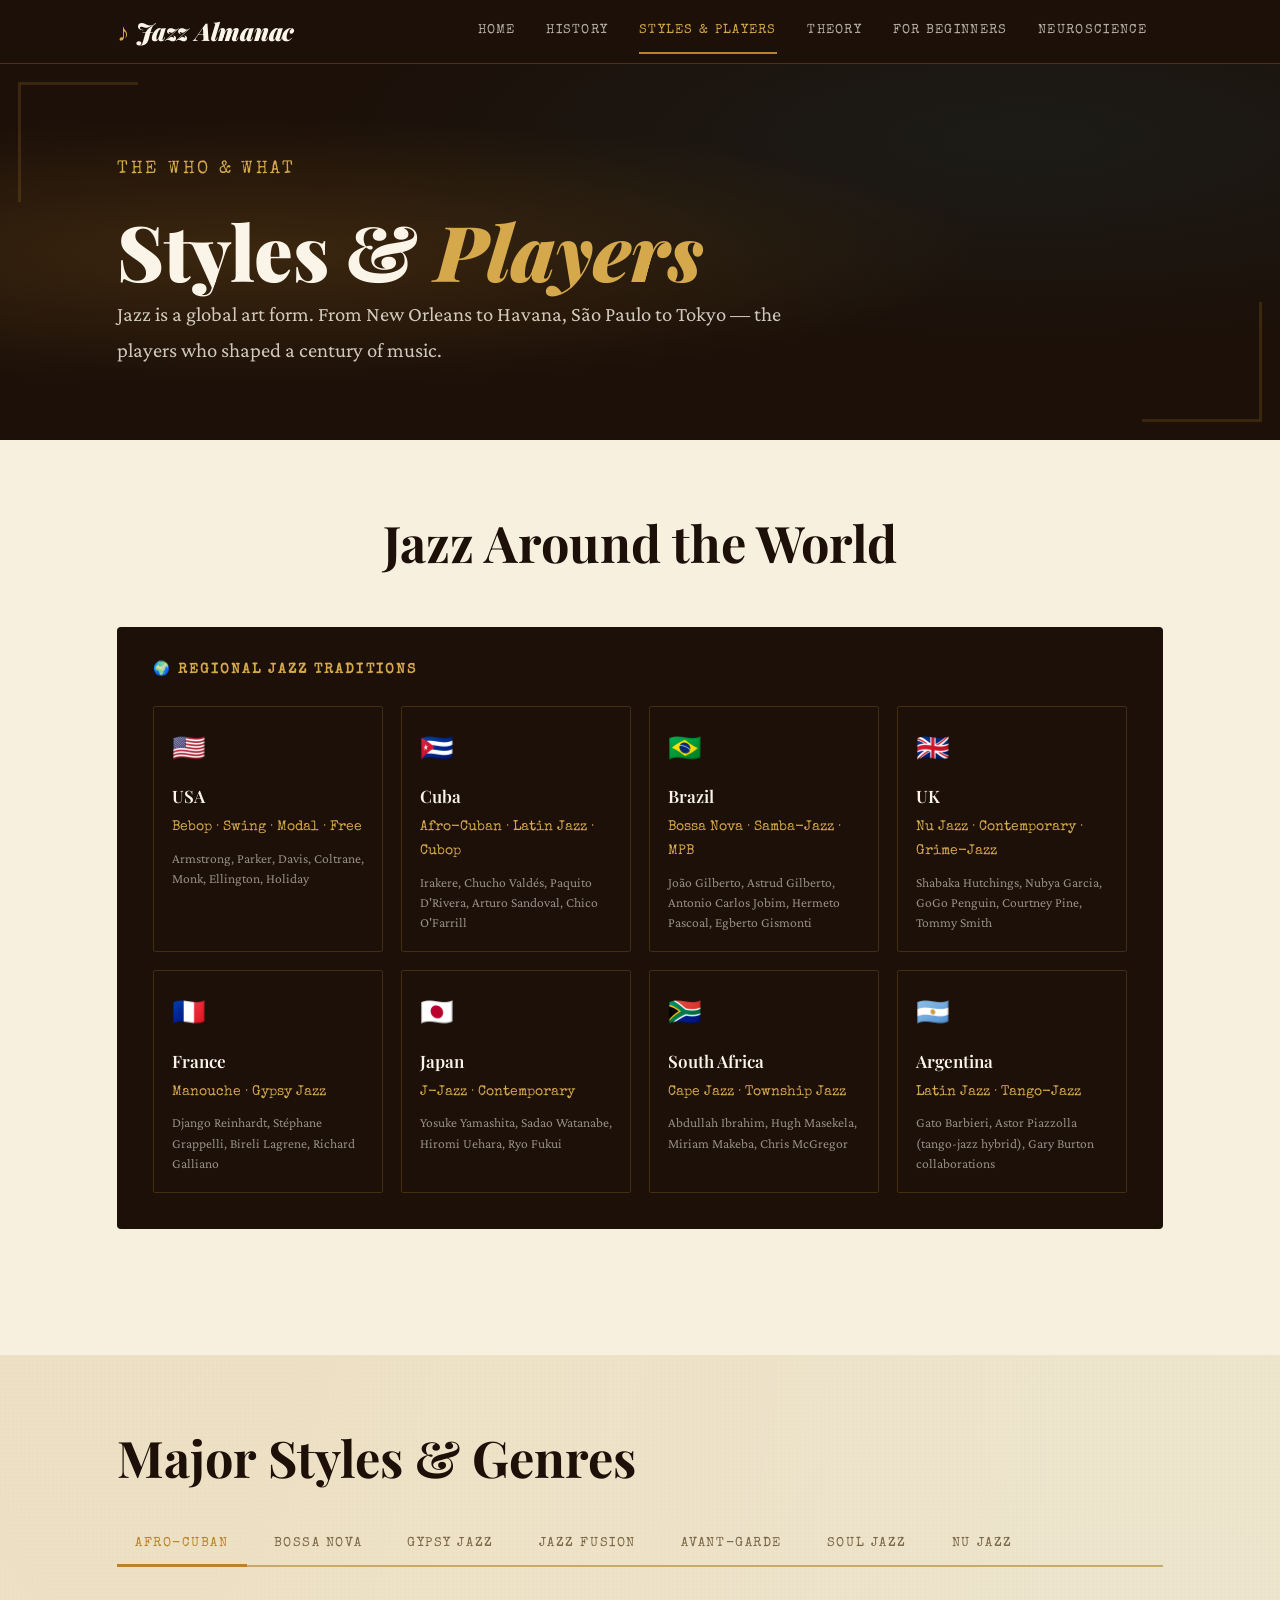
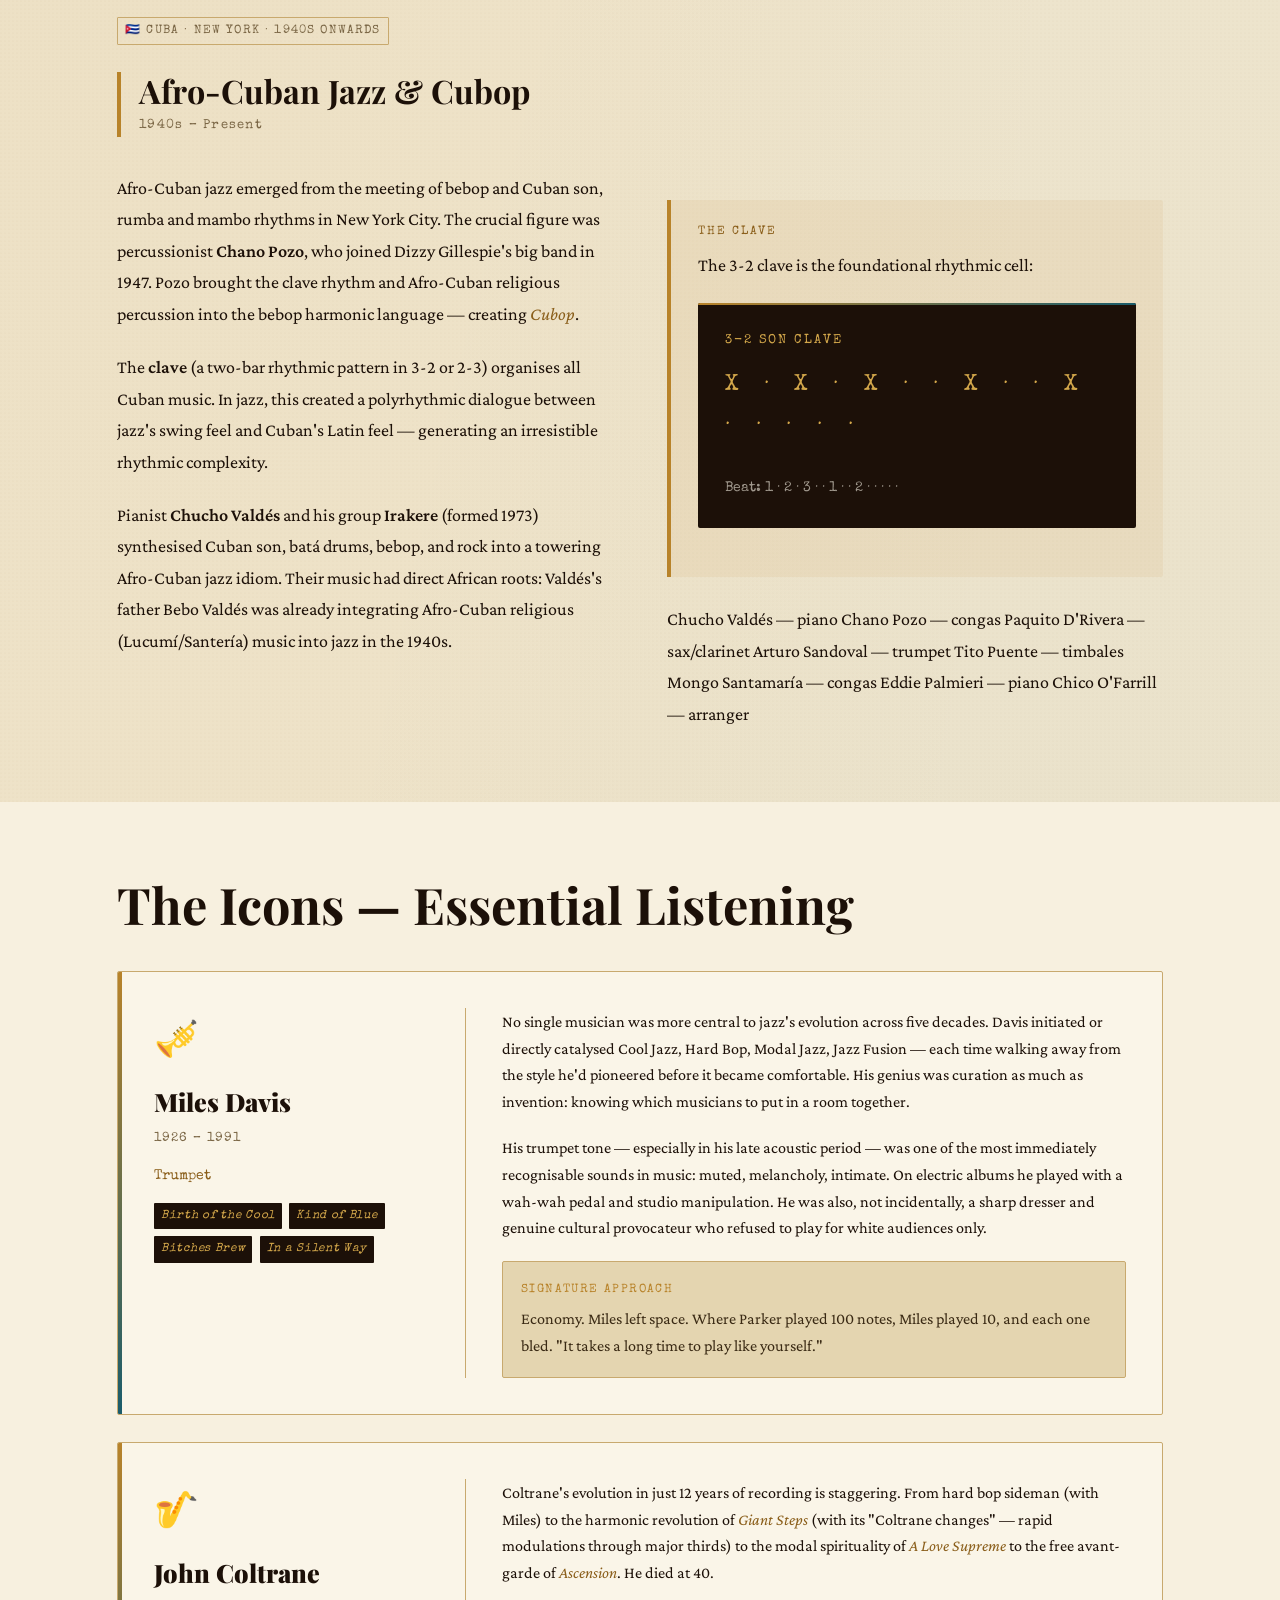
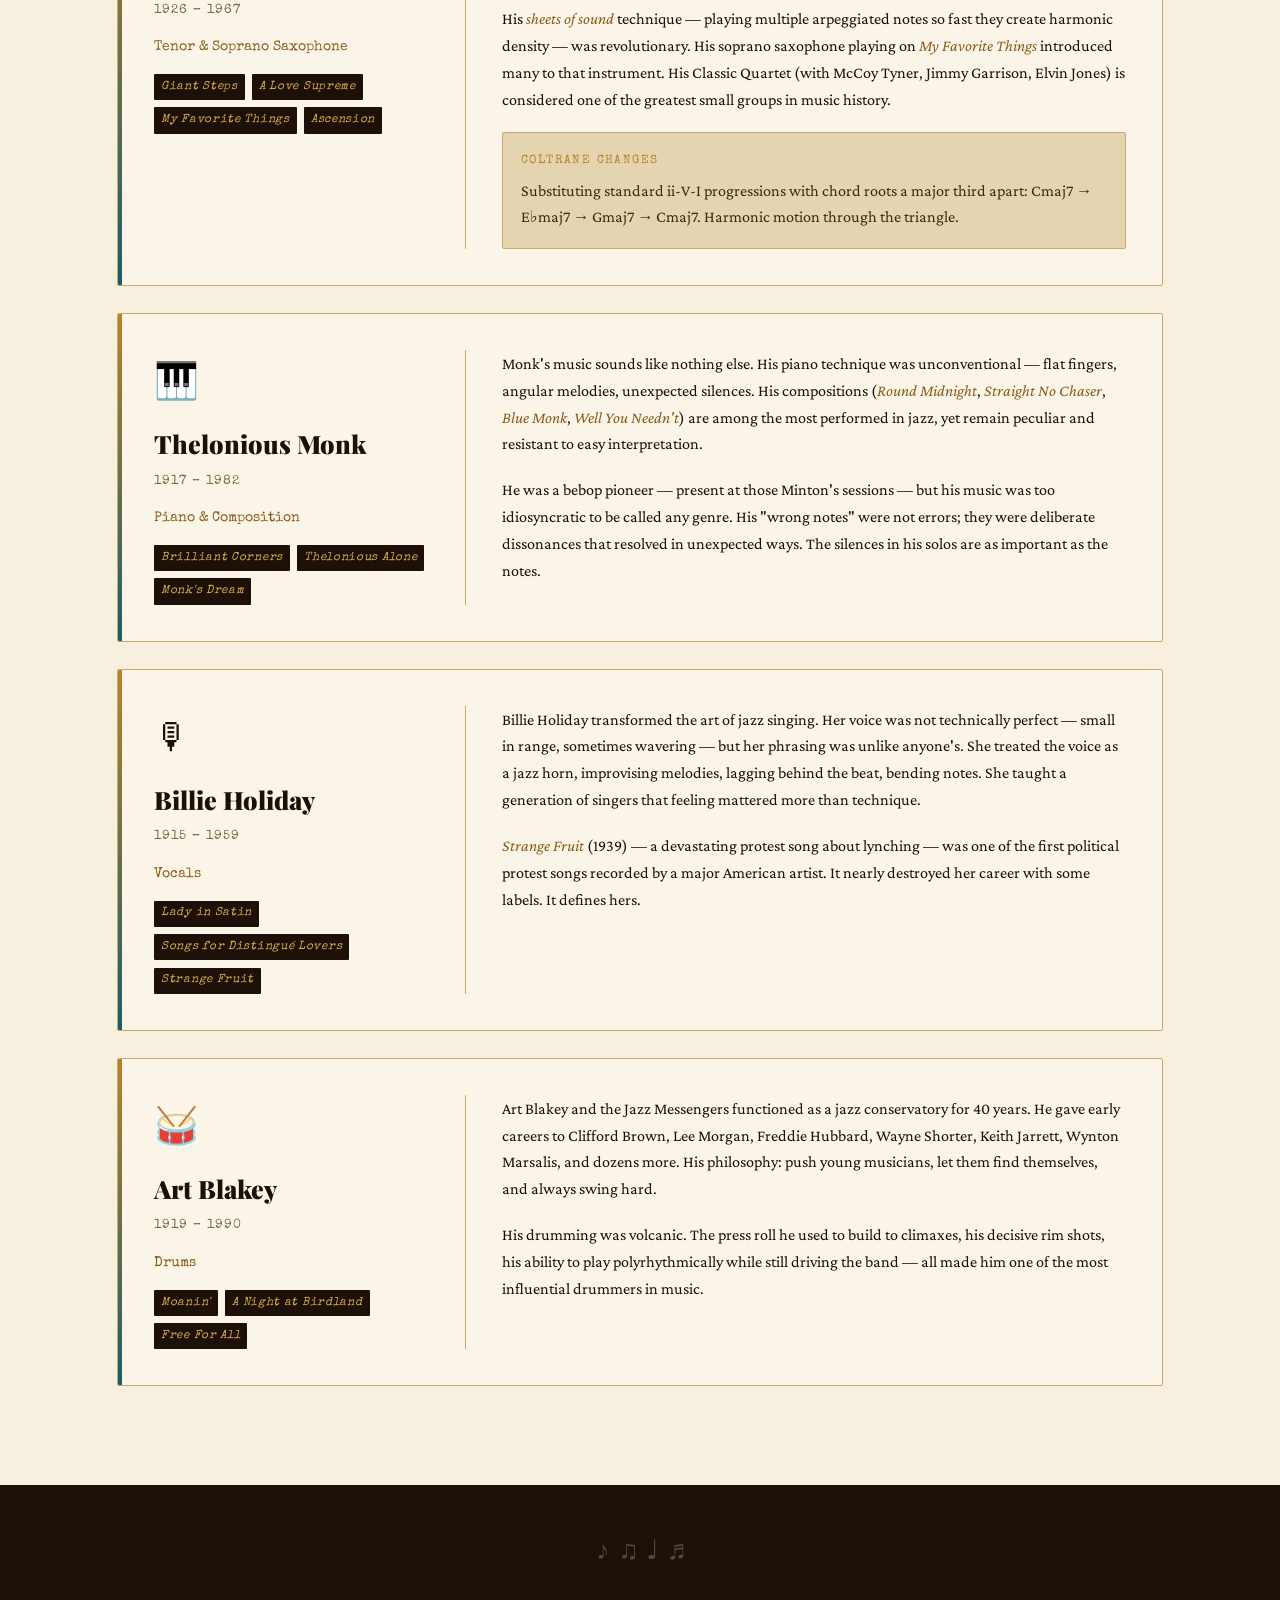
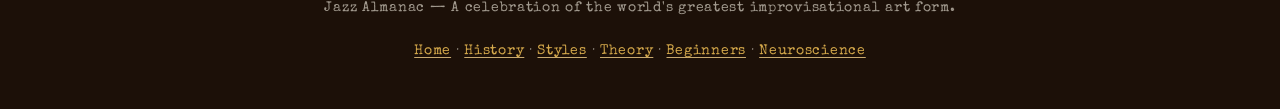
<file: styles-players.html>
<!DOCTYPE html>
<html lang="en">
<head>
  <meta charset="UTF-8"/>
  <meta name="viewport" content="width=device-width, initial-scale=1.0"/>
  <title>Styles &amp; Players — Jazz Almanac</title>
  <link rel="stylesheet" href="css/main.css"/>
  <link rel="stylesheet" href="css/nav.css"/>
  <link rel="stylesheet" href="css/animations.css"/>
  <style>
    /* Tabs */
    .tab-bar {
      display: flex;
      flex-wrap: wrap;
      gap: 0.5rem;
      border-bottom: 2px solid var(--border);
      margin-bottom: 2.5rem;
      padding-bottom: 0;
    }
    .tab-btn {
      font-family: var(--font-mono);
      font-size: 0.72rem;
      letter-spacing: 0.12em;
      text-transform: uppercase;
      color: var(--muted);
      background: none;
      border: none;
      border-bottom: 3px solid transparent;
      padding: 0.75rem 1rem;
      cursor: pointer;
      transition: color 0.2s, border-color 0.2s;
      margin-bottom: -2px;
    }
    .tab-btn:hover { color: var(--gold); }
    .tab-btn.active { color: var(--gold); border-bottom-color: var(--gold); }

    .tab-panel { display: none; }
    .tab-panel.active { display: block; }

    /* Region badge */
    .region-badge {
      display: inline-flex;
      align-items: center;
      gap: 0.3rem;
      font-family: var(--font-mono);
      font-size: 0.65rem;
      letter-spacing: 0.1em;
      text-transform: uppercase;
      border: 1px solid var(--border);
      padding: 0.2em 0.6em;
      border-radius: 1px;
      color: var(--muted);
      margin-bottom: 1.5rem;
    }

    /* Genre cards */
    .genre-header {
      border-left: 4px solid var(--gold);
      padding-left: 1rem;
      margin-bottom: 2rem;
    }
    .genre-header h3 { margin-bottom: 0.25rem; }
    .genre-header .genre-years {
      font-family: var(--font-mono);
      font-size: 0.7rem;
      letter-spacing: 0.1em;
      color: var(--muted);
    }

    .players-section {
      padding: 4rem 0;
    }
    .players-section:nth-child(even) { background: var(--paper); }

    /* World Map Diagram */
    .world-jazz-map {
      background: var(--ink);
      border-radius: 4px;
      padding: 2rem;
      margin: 3rem 0;
      position: relative;
    }
    .world-jazz-map h3 { color: var(--gold-lt); margin-bottom: 1.5rem; font-family: var(--font-mono); font-size: 0.75rem; letter-spacing: 0.15em; text-transform: uppercase; }
    .map-regions {
      display: grid;
      grid-template-columns: repeat(auto-fit, minmax(200px, 1fr));
      gap: 1rem;
    }
    .map-region {
      border: 1px solid rgba(184,131,42,0.25);
      border-radius: 2px;
      padding: 1rem;
      transition: border-color 0.2s, background 0.2s;
      cursor: default;
    }
    .map-region:hover {
      border-color: var(--gold);
      background: rgba(184,131,42,0.05);
    }
    .map-region .region-flag { font-size: 1.5rem; margin-bottom: 0.5rem; }
    .map-region .region-name { color: var(--cream); font-weight: 600; font-size: 0.95rem; margin-bottom: 0.3rem; font-family: var(--font-display); }
    .map-region .region-style { color: var(--gold-lt); font-size: 0.75rem; font-family: var(--font-mono); margin-bottom: 0.5rem; }
    .map-region .region-players { color: rgba(250,245,232,0.55); font-size: 0.75rem; line-height: 1.5; }

    /* Instrument icons */
    .instrument-icon { font-size: 2rem; margin-bottom: 0.5rem; display: block; }

    /* Signature style */
    .sig-style {
      background: var(--bg-dark);
      border: 1px solid var(--border);
      padding: 1rem;
      border-radius: 2px;
      margin-top: 1rem;
    }
    .sig-style .ss-label { font-family: var(--font-mono); font-size: 0.65rem; letter-spacing: 0.12em; text-transform: uppercase; color: var(--gold); margin-bottom: 0.3rem; }
    .sig-style p { font-size: 0.88rem; color: var(--ink-soft); margin: 0; }

    .big-player-card {
      display: grid;
      grid-template-columns: 1fr 2fr;
      gap: 2rem;
      background: var(--cream);
      border: 1px solid var(--border);
      padding: 2rem;
      margin-bottom: 1.5rem;
      border-radius: var(--radius);
      position: relative;
      overflow: hidden;
    }
    .big-player-card::before {
      content: '';
      position: absolute;
      top: 0; left: 0; bottom: 0;
      width: 4px;
      background: linear-gradient(180deg, var(--gold), var(--teal));
    }
    .big-player-card .bpc-left { border-right: 1px solid var(--border); padding-right: 2rem; }
    .big-player-card .bpc-name { font-family: var(--font-display); font-size: 1.4rem; font-weight: 900; margin-bottom: 0.25rem; }
    .big-player-card .bpc-dates { font-family: var(--font-mono); font-size: 0.7rem; color: var(--muted); letter-spacing: 0.08em; margin-bottom: 0.75rem; }
    .big-player-card .bpc-instr { font-size: 0.8rem; color: var(--gold-dk); font-family: var(--font-mono); }
    .big-player-card h4 { margin-bottom: 0.4rem; font-size: 0.95rem; }
    .big-player-card p { font-size: 0.9rem; line-height: 1.65; }
    .key-albums { display: flex; flex-wrap: wrap; gap: 0.4rem; margin-top: 0.75rem; }
    .album-tag {
      font-family: var(--font-mono);
      font-size: 0.65rem;
      letter-spacing: 0.06em;
      background: var(--ink);
      color: var(--gold-lt);
      padding: 0.25em 0.6em;
      border-radius: 1px;
      font-style: italic;
    }

    @media (max-width: 650px) {
      .big-player-card { grid-template-columns: 1fr; }
      .big-player-card .bpc-left { border-right: none; border-bottom: 1px solid var(--border); padding-right: 0; padding-bottom: 1.5rem; margin-bottom: 0.5rem; }
    }
  </style>
</head>
<body>

<nav>
  <div class="nav-inner">
    <a href="index.html" class="logo"><span class="logo-note">♪</span> Jazz Almanac</a>
    <button class="nav-toggle" aria-label="Toggle menu"><span></span><span></span><span></span></button>
    <ul class="nav-links">
      <li><a href="index.html">Home</a></li>
      <li><a href="history.html">History</a></li>
      <li><a href="styles-players.html">Styles &amp; Players</a></li>
      <li><a href="theory.html">Theory</a></li>
      <li><a href="beginners.html">For Beginners</a></li>
      <li><a href="neuroscience.html">Neuroscience</a></li>
    </ul>
  </div>
</nav>

<div class="page-wrapper">

  <div class="section-hero">
    <div class="deco-corner tl"></div>
    <div class="deco-corner br"></div>
    <div class="container">
      <span class="subtitle">The Who &amp; What</span>
      <h1>Styles &amp; <em>Players</em></h1>
      <p>Jazz is a global art form. From New Orleans to Havana, São Paulo to Tokyo — the players who shaped a century of music.</p>
    </div>
  </div>

  <!-- WORLD MAP -->
  <section class="content-section">
    <div class="container">
      <h2 class="reveal text-center mb-4">Jazz Around the World</h2>
      <div class="world-jazz-map reveal">
        <h3>🌍 Regional Jazz Traditions</h3>
        <div class="map-regions">
          <div class="map-region">
            <div class="region-flag">🇺🇸</div>
            <div class="region-name">USA</div>
            <div class="region-style">Bebop · Swing · Modal · Free</div>
            <div class="region-players">Armstrong, Parker, Davis, Coltrane, Monk, Ellington, Holiday</div>
          </div>
          <div class="map-region">
            <div class="region-flag">🇨🇺</div>
            <div class="region-name">Cuba</div>
            <div class="region-style">Afro-Cuban · Latin Jazz · Cubop</div>
            <div class="region-players">Irakere, Chucho Valdés, Paquito D'Rivera, Arturo Sandoval, Chico O'Farrill</div>
          </div>
          <div class="map-region">
            <div class="region-flag">🇧🇷</div>
            <div class="region-name">Brazil</div>
            <div class="region-style">Bossa Nova · Samba-Jazz · MPB</div>
            <div class="region-players">João Gilberto, Astrud Gilberto, Antonio Carlos Jobim, Hermeto Pascoal, Egberto Gismonti</div>
          </div>
          <div class="map-region">
            <div class="region-flag">🇬🇧</div>
            <div class="region-name">UK</div>
            <div class="region-style">Nu Jazz · Contemporary · Grime-Jazz</div>
            <div class="region-players">Shabaka Hutchings, Nubya Garcia, GoGo Penguin, Courtney Pine, Tommy Smith</div>
          </div>
          <div class="map-region">
            <div class="region-flag">🇫🇷</div>
            <div class="region-name">France</div>
            <div class="region-style">Manouche · Gypsy Jazz</div>
            <div class="region-players">Django Reinhardt, Stéphane Grappelli, Bireli Lagrene, Richard Galliano</div>
          </div>
          <div class="map-region">
            <div class="region-flag">🇯🇵</div>
            <div class="region-name">Japan</div>
            <div class="region-style">J-Jazz · Contemporary</div>
            <div class="region-players">Yosuke Yamashita, Sadao Watanabe, Hiromi Uehara, Ryo Fukui</div>
          </div>
          <div class="map-region">
            <div class="region-flag">🇿🇦</div>
            <div class="region-name">South Africa</div>
            <div class="region-style">Cape Jazz · Township Jazz</div>
            <div class="region-players">Abdullah Ibrahim, Hugh Masekela, Miriam Makeba, Chris McGregor</div>
          </div>
          <div class="map-region">
            <div class="region-flag">🇦🇷</div>
            <div class="region-name">Argentina</div>
            <div class="region-style">Latin Jazz · Tango-Jazz</div>
            <div class="region-players">Gato Barbieri, Astor Piazzolla (tango-jazz hybrid), Gary Burton collaborations</div>
          </div>
        </div>
      </div>
    </div>
  </section>

  <!-- GENRE TABS -->
  <section class="content-section">
    <div class="container">
      <h2 class="reveal mb-4">Major Styles &amp; Genres</h2>

      <div data-tabs class="reveal">
        <div class="tab-bar">
          <button class="tab-btn" data-tab-btn="afrocuban">Afro-Cuban</button>
          <button class="tab-btn" data-tab-btn="bossa">Bossa Nova</button>
          <button class="tab-btn" data-tab-btn="manouche">Gypsy Jazz</button>
          <button class="tab-btn" data-tab-btn="fusion">Jazz Fusion</button>
          <button class="tab-btn" data-tab-btn="avantgarde">Avant-Garde</button>
          <button class="tab-btn" data-tab-btn="soul">Soul Jazz</button>
          <button class="tab-btn" data-tab-btn="nujazz">Nu Jazz</button>
        </div>

        <!-- AFRO-CUBAN -->
        <div data-tab-panel="afrocuban" class="tab-panel">
          <div class="region-badge">🇨🇺 Cuba · New York · 1940s onwards</div>
          <div class="genre-header">
            <h3>Afro-Cuban Jazz &amp; Cubop</h3>
            <div class="genre-years">1940s – Present</div>
          </div>
          <div class="two-col">
            <div>
              <p>Afro-Cuban jazz emerged from the meeting of bebop and Cuban son, rumba and mambo rhythms in New York City. The crucial figure was percussionist <strong>Chano Pozo</strong>, who joined Dizzy Gillespie's big band in 1947. Pozo brought the clave rhythm and Afro-Cuban religious percussion into the bebop harmonic language — creating <em>Cubop</em>.</p>
              <p>The <strong>clave</strong> (a two-bar rhythmic pattern in 3-2 or 2-3) organises all Cuban music. In jazz, this created a polyrhythmic dialogue between jazz's swing feel and Cuban's Latin feel — generating an irresistible rhythmic complexity.</p>
              <p>Pianist <strong>Chucho Valdés</strong> and his group <strong>Irakere</strong> (formed 1973) synthesised Cuban son, batá drums, bebop, and rock into a towering Afro-Cuban jazz idiom. Their music had direct African roots: Valdés's father Bebo Valdés was already integrating Afro-Cuban religious (Lucumí/Santería) music into jazz in the 1940s.</p>
            </div>
            <div>
              <div class="tip-box">
                <div class="tip-label">The Clave</div>
                <p>The 3-2 clave is the foundational rhythmic cell:</p>
                <div class="chord-box" style="margin-top:0.5rem;">
                  <span class="chord-label">3-2 Son Clave</span>
                  <p style="font-size: 1.3rem; letter-spacing: 0.4em; color: var(--gold-lt);">X · X · X · · X · · X · · · · ·</p>
                  <p style="font-size: 0.8rem; color: rgba(250,245,232,0.6);">Beat: 1 · 2 · 3 · · 1 · · 2 · · · · ·</p>
                </div>
              </div>
              <div class="key-figures">
                <span class="key-figure-tag">Chucho Valdés — piano</span>
                <span class="key-figure-tag">Chano Pozo — congas</span>
                <span class="key-figure-tag">Paquito D'Rivera — sax/clarinet</span>
                <span class="key-figure-tag">Arturo Sandoval — trumpet</span>
                <span class="key-figure-tag">Tito Puente — timbales</span>
                <span class="key-figure-tag">Mongo Santamaría — congas</span>
                <span class="key-figure-tag">Eddie Palmieri — piano</span>
                <span class="key-figure-tag">Chico O'Farrill — arranger</span>
              </div>
            </div>
          </div>
        </div>

        <!-- BOSSA NOVA -->
        <div data-tab-panel="bossa" class="tab-panel">
          <div class="region-badge">🇧🇷 Brazil · 1958 onwards</div>
          <div class="genre-header">
            <h3>Bossa Nova &amp; Brazilian Jazz</h3>
            <div class="genre-years">1958 – Present</div>
          </div>
          <div class="two-col">
            <div>
              <p>Bossa nova ("new tendency") emerged in Rio de Janeiro in the late 1950s from the meeting of samba rhythms with jazz harmonies. <strong>João Gilberto</strong>'s understated guitar style and barely-above-a-whisper vocals, combined with <strong>Antônio Carlos Jobim</strong>'s sophisticated harmonies and melodies, created a sound of extraordinary intimacy and beauty.</p>
              <p>The 1962 Carnegie Hall concert, and subsequent collaboration between Jobim, Gilberto, and Stan Getz (whose tenor sax recordings of bossa nova sold millions), introduced the music globally. <em>The Girl from Ipanema</em> became one of the most recorded songs in history. But bossa nova at its core was deeply sophisticated — Jobim's chord voicings use extensions and voice-leading of near-Debussy complexity.</p>
              <p><strong>Hermeto Pascoal</strong> took Brazilian music further into free improvisation, using instruments including kitchen pots, animals, and his own voice as harmonic tools. <strong>Egberto Gismonti</strong> brought northeastern Brazilian folk music into a jazz-classical synthesis on solo guitar and piano.</p>
            </div>
            <div>
              <div class="info-box">
                <div class="info-label">The Samba-Jazz Link</div>
                <p>Bossa nova rhythmically simplifies samba (stripping out the complex batucada percussion) while harmonically enriching it. The bossa nova guitar pattern is essentially a displaced samba feel played by a single instrument.</p>
              </div>
              <div class="key-figures">
                <span class="key-figure-tag">João Gilberto — guitar/vocals</span>
                <span class="key-figure-tag">Antônio Carlos Jobim — piano/composition</span>
                <span class="key-figure-tag">Stan Getz — tenor sax (USA)</span>
                <span class="key-figure-tag">Astrud Gilberto — vocals</span>
                <span class="key-figure-tag">Elis Regina — vocals</span>
                <span class="key-figure-tag">Hermeto Pascoal — multi-instrumentalist</span>
                <span class="key-figure-tag">Egberto Gismonti — guitar/piano</span>
                <span class="key-figure-tag">Milton Nascimento — vocals/guitar</span>
              </div>
            </div>
          </div>
        </div>

        <!-- MANOUCHE -->
        <div data-tab-panel="manouche" class="tab-panel">
          <div class="region-badge">🇫🇷 France · Belgium · 1930s</div>
          <div class="genre-header">
            <h3>Gypsy Jazz (Jazz Manouche)</h3>
            <div class="genre-years">1930s – Present</div>
          </div>
          <p>Born from the genius of Belgian Romani guitarist <strong>Django Reinhardt</strong> in 1930s Paris, Gypsy jazz (or <em>jazz manouche</em>) is one of Europe's greatest musical achievements. Django created a style of astonishing speed and beauty — all the more remarkable because two fingers of his left hand were paralysed after a caravan fire at age 18.</p>
          <p>The signature ensemble is guitar-led: a lead guitar, two rhythm guitars playing "la pompe" (a distinctive chomp-and-release stroke), and a violin, exemplified by Django's partnership with violinist <strong>Stéphane Grappelli</strong> in the Hot Club de France. The music is deeply melodic, swings ferociously, and contains a distinctly European melancholy.</p>
          <p>Today Gypsy jazz is played by communities across France, Belgium, Germany, and the Netherlands. Players like <strong>Biréli Lagrène</strong>, the Rosenberg Trio, and Fapy Lafertin keep the tradition alive while pushing it forward.</p>
          <div class="key-figures">
            <span class="key-figure-tag">Django Reinhardt — guitar</span>
            <span class="key-figure-tag">Stéphane Grappelli — violin</span>
            <span class="key-figure-tag">Biréli Lagrène — guitar</span>
            <span class="key-figure-tag">Rosenberg Trio</span>
            <span class="key-figure-tag">Richard Galliano — accordion</span>
          </div>
        </div>

        <!-- FUSION -->
        <div data-tab-panel="fusion" class="tab-panel">
          <div class="region-badge">🌍 USA · UK · Worldwide · 1969 onwards</div>
          <div class="genre-header">
            <h3>Jazz Fusion &amp; Jazz-Rock</h3>
            <div class="genre-years">1969 – Present</div>
          </div>
          <p>When Miles Davis plugged in his keyboards and surrounded himself with rock-influenced rhythms in 1969–70, a new genre was born. Fusion embraced electric instruments, rock and funk rhythms, and studio effects — while retaining jazz's improvisation and harmonic sophistication.</p>
          <p>Weather Report (Shorter/Zawinul) were perhaps the most musically adventurous fusion group; their bassist <strong>Jaco Pastorius</strong> revolutionised the electric bass with his fretless playing and orchestral approach. Chick Corea's Return to Forever ranged from delicate acoustic explorations to headbanging prog-rock. John McLaughlin's Mahavishnu Orchestra brought Indian classical music and Hindu philosophy into a mind-bending rock-jazz synthesis.</p>
          <div class="key-figures">
            <span class="key-figure-tag">Miles Davis — trumpet</span>
            <span class="key-figure-tag">Weather Report</span>
            <span class="key-figure-tag">Jaco Pastorius — bass</span>
            <span class="key-figure-tag">Mahavishnu Orchestra</span>
            <span class="key-figure-tag">Return to Forever</span>
            <span class="key-figure-tag">Herbie Hancock</span>
            <span class="key-figure-tag">Pat Metheny — guitar</span>
          </div>
        </div>

        <!-- AVANT-GARDE -->
        <div data-tab-panel="avantgarde" class="tab-panel">
          <div class="region-badge">🇺🇸 USA · 1960s onwards</div>
          <div class="genre-header">
            <h3>Avant-Garde &amp; Free Jazz</h3>
            <div class="genre-years">1960s – Present</div>
          </div>
          <p>Avant-garde jazz rejected all pre-existing conventions: tonal harmony, regular meter, conventional form. It was jazz's most radical rupture — and most politically charged. Many of its proponents explicitly linked musical freedom to civil rights and Black liberation.</p>
          <p><strong>Ornette Coleman</strong>'s "harmolodics" proposed that any element of music — harmony, melody, rhythm — could be used as freely as any other. Sun Ra's Arkestra connected jazz to ancient Egyptian mythology and space-age philosophy. The AACM (Association for the Advancement of Creative Musicians) in Chicago became a collective for composers/improvisers exploring the outer limits.</p>
          <div class="key-figures">
            <span class="key-figure-tag">Ornette Coleman — alto sax</span>
            <span class="key-figure-tag">Sun Ra — piano/bandleader</span>
            <span class="key-figure-tag">Cecil Taylor — piano</span>
            <span class="key-figure-tag">Albert Ayler — tenor sax</span>
            <span class="key-figure-tag">Anthony Braxton — reeds</span>
            <span class="key-figure-tag">Henry Threadgill — reeds</span>
          </div>
        </div>

        <!-- SOUL JAZZ -->
        <div data-tab-panel="soul" class="tab-panel">
          <div class="region-badge">🇺🇸 USA · 1950s–60s</div>
          <div class="genre-header">
            <h3>Soul Jazz &amp; Funk Jazz</h3>
            <div class="genre-years">1950s – 1970s</div>
          </div>
          <p>Soul jazz combined the blues and gospel feeling of hard bop with the rhythmic energy of R&B. The Hammond organ became its signature instrument — <strong>Jimmy Smith</strong>'s fat, grooving organ trio sound defined the genre. The music was accessible and deeply swinging, shot through with church feeling.</p>
          <p><strong>Horace Silver</strong>'s funky piano grooves, <strong>Art Blakey</strong>'s thundering drumming, the Crusaders' early jazzy work — all pointed toward the intersection of jazz and what would become funk. <strong>Cannonball Adderley</strong>'s quintet brought this to mainstream popularity, while Lou Donaldson and Grant Green explored soul-jazz on Blue Note records.</p>
          <div class="key-figures">
            <span class="key-figure-tag">Jimmy Smith — organ</span>
            <span class="key-figure-tag">Horace Silver — piano</span>
            <span class="key-figure-tag">Cannonball Adderley — alto sax</span>
            <span class="key-figure-tag">Grant Green — guitar</span>
            <span class="key-figure-tag">Lou Donaldson — alto sax</span>
            <span class="key-figure-tag">Les McCann — piano</span>
          </div>
        </div>

        <!-- NU JAZZ -->
        <div data-tab-panel="nujazz" class="tab-panel">
          <div class="region-badge">🌍 Global · 1990s onwards</div>
          <div class="genre-header">
            <h3>Nu Jazz, Acid Jazz &amp; Contemporary</h3>
            <div class="genre-years">1990s – Present</div>
          </div>
          <p>Nu jazz and acid jazz brought jazz back to dancefloors in the 1990s, blending jazz improvisation with hip-hop production, house music rhythms, and neo-soul harmony. Labels like Talkin Loud (Gilles Peterson) and the Acid Jazz label became cultural focal points.</p>
          <p>Today's contemporary jazz scene is explosive. <strong>Kamasi Washington</strong>'s dense, spiritual saxophone (following in Coltrane's tradition) bridged jazz and hip-hop communities. <strong>Robert Glasper</strong>'s Experiment blurred jazz with neo-soul. The London scene's <strong>Shabaka Hutchings</strong> led multiple groundbreaking groups simultaneously. <strong>Esperanza Spalding</strong> became the first jazz artist to win Grammy Best New Artist. <strong>GoGo Penguin</strong> created a piano-trio sound influenced by electronic music and post-rock.</p>
          <div class="key-figures">
            <span class="key-figure-tag">Kamasi Washington — tenor sax</span>
            <span class="key-figure-tag">Robert Glasper — piano</span>
            <span class="key-figure-tag">Esperanza Spalding — bass/vocals</span>
            <span class="key-figure-tag">Shabaka Hutchings — reeds</span>
            <span class="key-figure-tag">GoGo Penguin — trio</span>
            <span class="key-figure-tag">Nubya Garcia — tenor sax</span>
            <span class="key-figure-tag">Hiromi Uehara — piano</span>
            <span class="key-figure-tag">Brad Mehldau — piano</span>
          </div>
        </div>

      </div><!-- end tabs -->
    </div>
  </section>

  <!-- ICONIC PLAYERS -->
  <section class="players-section">
    <div class="container">
      <h2 class="reveal mb-4">The Icons — Essential Listening</h2>

      <div class="big-player-card reveal">
        <div class="bpc-left">
          <span class="instrument-icon">🎺</span>
          <div class="bpc-name">Miles Davis</div>
          <div class="bpc-dates">1926 – 1991</div>
          <div class="bpc-instr">Trumpet</div>
          <div class="key-albums mt-2">
            <span class="album-tag">Birth of the Cool</span>
            <span class="album-tag">Kind of Blue</span>
            <span class="album-tag">Bitches Brew</span>
            <span class="album-tag">In a Silent Way</span>
          </div>
        </div>
        <div>
          <p>No single musician was more central to jazz's evolution across five decades. Davis initiated or directly catalysed Cool Jazz, Hard Bop, Modal Jazz, Jazz Fusion — each time walking away from the style he'd pioneered before it became comfortable. His genius was curation as much as invention: knowing which musicians to put in a room together.</p>
          <p>His trumpet tone — especially in his late acoustic period — was one of the most immediately recognisable sounds in music: muted, melancholy, intimate. On electric albums he played with a wah-wah pedal and studio manipulation. He was also, not incidentally, a sharp dresser and genuine cultural provocateur who refused to play for white audiences only.</p>
          <div class="sig-style">
            <div class="ss-label">Signature Approach</div>
            <p>Economy. Miles left space. Where Parker played 100 notes, Miles played 10, and each one bled. "It takes a long time to play like yourself."</p>
          </div>
        </div>
      </div>

      <div class="big-player-card reveal">
        <div class="bpc-left">
          <span class="instrument-icon">🎷</span>
          <div class="bpc-name">John Coltrane</div>
          <div class="bpc-dates">1926 – 1967</div>
          <div class="bpc-instr">Tenor &amp; Soprano Saxophone</div>
          <div class="key-albums mt-2">
            <span class="album-tag">Giant Steps</span>
            <span class="album-tag">A Love Supreme</span>
            <span class="album-tag">My Favorite Things</span>
            <span class="album-tag">Ascension</span>
          </div>
        </div>
        <div>
          <p>Coltrane's evolution in just 12 years of recording is staggering. From hard bop sideman (with Miles) to the harmonic revolution of <em>Giant Steps</em> (with its "Coltrane changes" — rapid modulations through major thirds) to the modal spirituality of <em>A Love Supreme</em> to the free avant-garde of <em>Ascension</em>. He died at 40.</p>
          <p>His <em>sheets of sound</em> technique — playing multiple arpeggiated notes so fast they create harmonic density — was revolutionary. His soprano saxophone playing on <em>My Favorite Things</em> introduced many to that instrument. His Classic Quartet (with McCoy Tyner, Jimmy Garrison, Elvin Jones) is considered one of the greatest small groups in music history.</p>
          <div class="sig-style">
            <div class="ss-label">Coltrane Changes</div>
            <p>Substituting standard ii-V-I progressions with chord roots a major third apart: Cmaj7 → E♭maj7 → Gmaj7 → Cmaj7. Harmonic motion through the triangle.</p>
          </div>
        </div>
      </div>

      <div class="big-player-card reveal">
        <div class="bpc-left">
          <span class="instrument-icon">🎹</span>
          <div class="bpc-name">Thelonious Monk</div>
          <div class="bpc-dates">1917 – 1982</div>
          <div class="bpc-instr">Piano &amp; Composition</div>
          <div class="key-albums mt-2">
            <span class="album-tag">Brilliant Corners</span>
            <span class="album-tag">Thelonious Alone</span>
            <span class="album-tag">Monk's Dream</span>
          </div>
        </div>
        <div>
          <p>Monk's music sounds like nothing else. His piano technique was unconventional — flat fingers, angular melodies, unexpected silences. His compositions (<em>Round Midnight</em>, <em>Straight No Chaser</em>, <em>Blue Monk</em>, <em>Well You Needn't</em>) are among the most performed in jazz, yet remain peculiar and resistant to easy interpretation.</p>
          <p>He was a bebop pioneer — present at those Minton's sessions — but his music was too idiosyncratic to be called any genre. His "wrong notes" were not errors; they were deliberate dissonances that resolved in unexpected ways. The silences in his solos are as important as the notes.</p>
        </div>
      </div>

      <div class="big-player-card reveal">
        <div class="bpc-left">
          <span class="instrument-icon">🎙</span>
          <div class="bpc-name">Billie Holiday</div>
          <div class="bpc-dates">1915 – 1959</div>
          <div class="bpc-instr">Vocals</div>
          <div class="key-albums mt-2">
            <span class="album-tag">Lady in Satin</span>
            <span class="album-tag">Songs for Distingué Lovers</span>
            <span class="album-tag">Strange Fruit</span>
          </div>
        </div>
        <div>
          <p>Billie Holiday transformed the art of jazz singing. Her voice was not technically perfect — small in range, sometimes wavering — but her phrasing was unlike anyone's. She treated the voice as a jazz horn, improvising melodies, lagging behind the beat, bending notes. She taught a generation of singers that feeling mattered more than technique.</p>
          <p><em>Strange Fruit</em> (1939) — a devastating protest song about lynching — was one of the first political protest songs recorded by a major American artist. It nearly destroyed her career with some labels. It defines hers.</p>
        </div>
      </div>

      <div class="big-player-card reveal">
        <div class="bpc-left">
          <span class="instrument-icon">🥁</span>
          <div class="bpc-name">Art Blakey</div>
          <div class="bpc-dates">1919 – 1990</div>
          <div class="bpc-instr">Drums</div>
          <div class="key-albums mt-2">
            <span class="album-tag">Moanin'</span>
            <span class="album-tag">A Night at Birdland</span>
            <span class="album-tag">Free For All</span>
          </div>
        </div>
        <div>
          <p>Art Blakey and the Jazz Messengers functioned as a jazz conservatory for 40 years. He gave early careers to Clifford Brown, Lee Morgan, Freddie Hubbard, Wayne Shorter, Keith Jarrett, Wynton Marsalis, and dozens more. His philosophy: push young musicians, let them find themselves, and always swing hard.</p>
          <p>His drumming was volcanic. The press roll he used to build to climaxes, his decisive rim shots, his ability to play polyrhythmically while still driving the band — all made him one of the most influential drummers in music.</p>
        </div>
      </div>

    </div>
  </section>

</div>

<footer>
  <div class="container">
    <div class="footer-deco">♪ ♫ ♩ ♬</div>
    <p>Jazz Almanac — A celebration of the world's greatest improvisational art form.</p>
    <p class="mt-2"><a href="index.html">Home</a> · <a href="history.html">History</a> · <a href="styles-players.html">Styles</a> · <a href="theory.html">Theory</a> · <a href="beginners.html">Beginners</a> · <a href="neuroscience.html">Neuroscience</a></p>
  </div>
</footer>

<script src="js/main.js"></script>
</body>
</html>
</file>
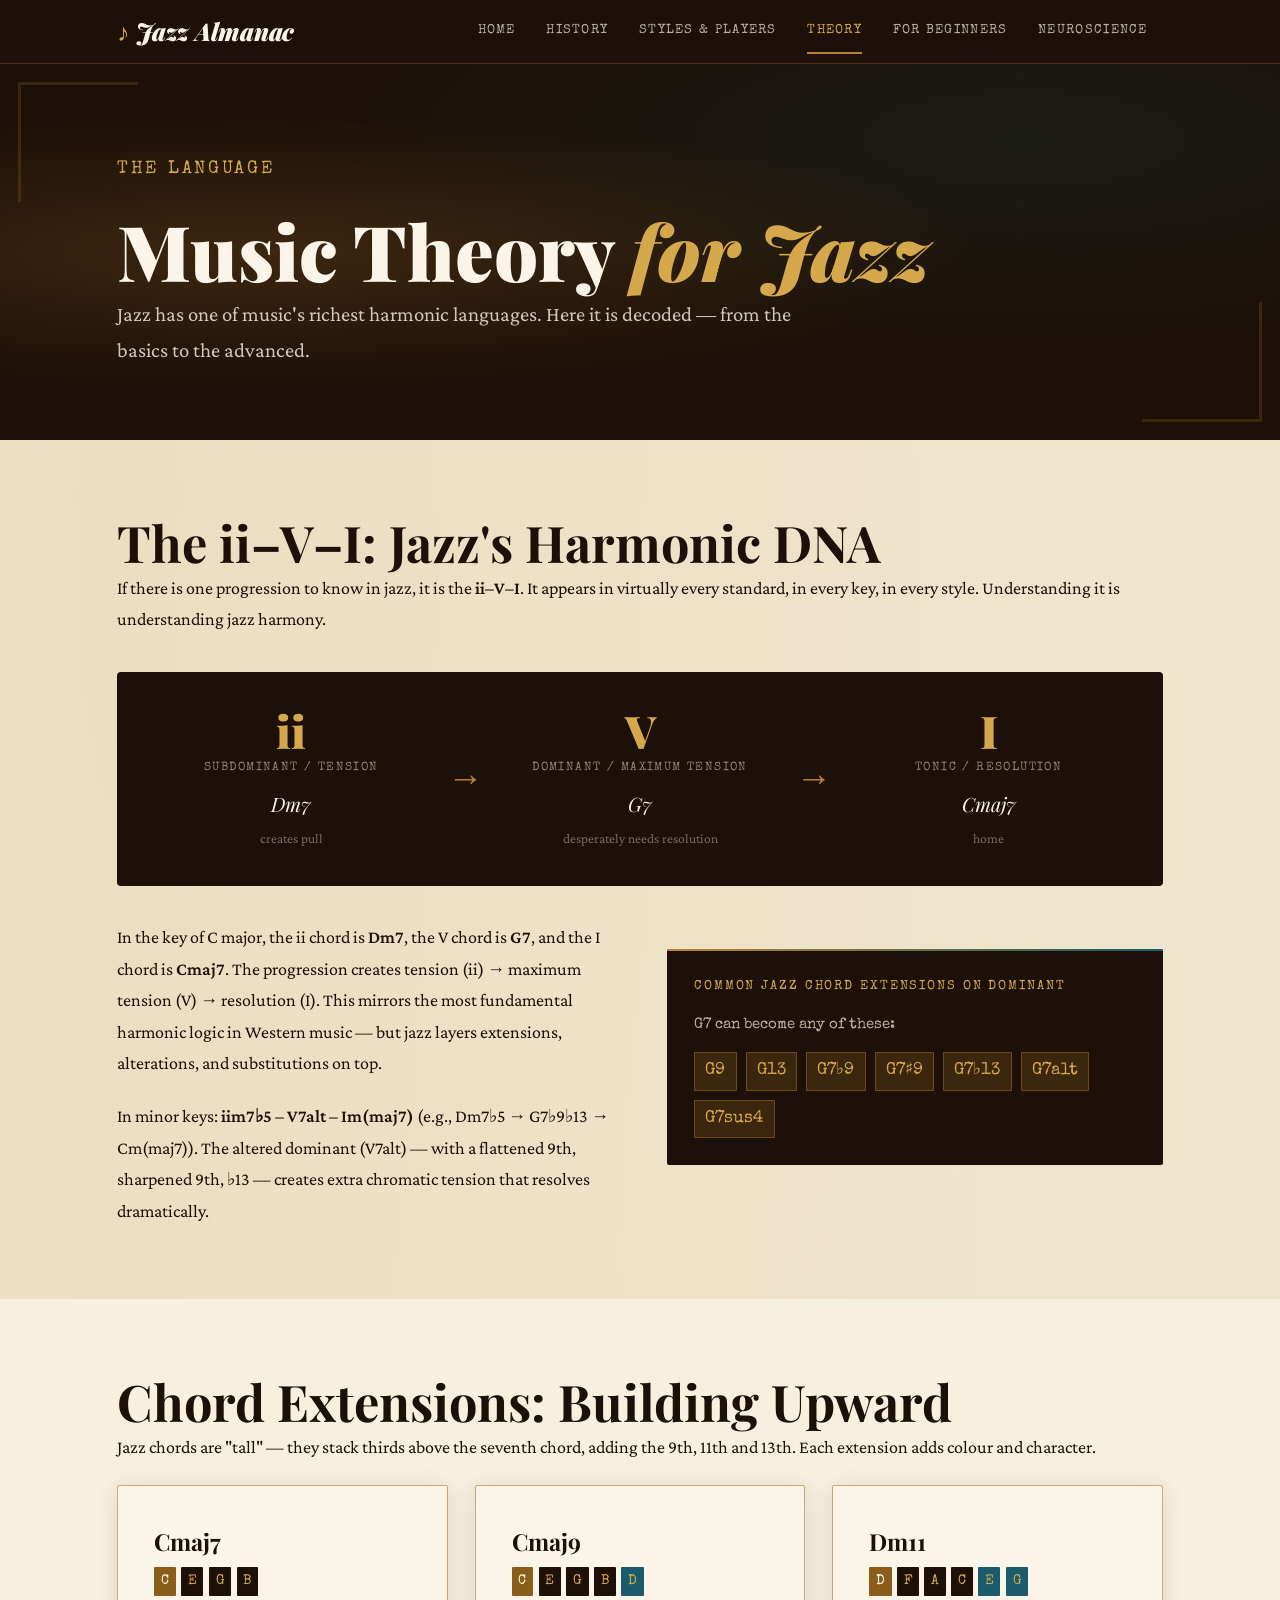
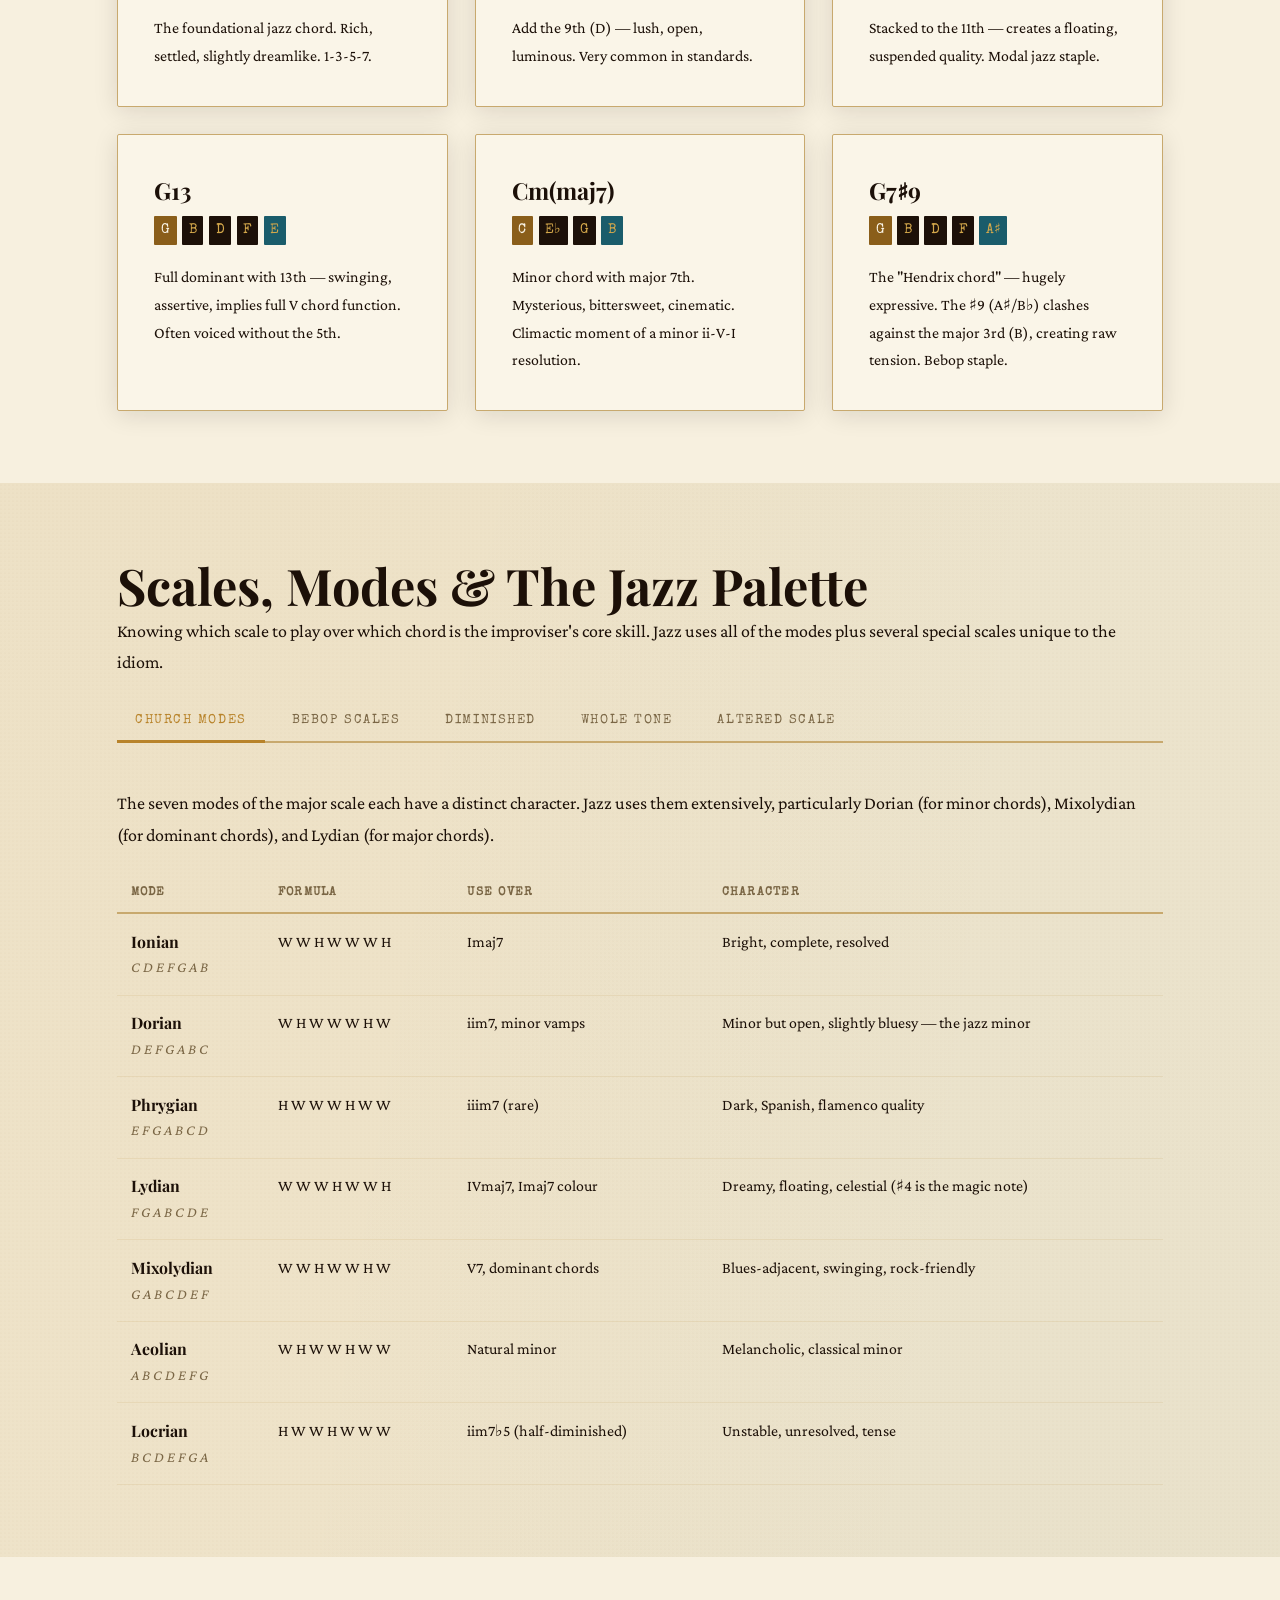
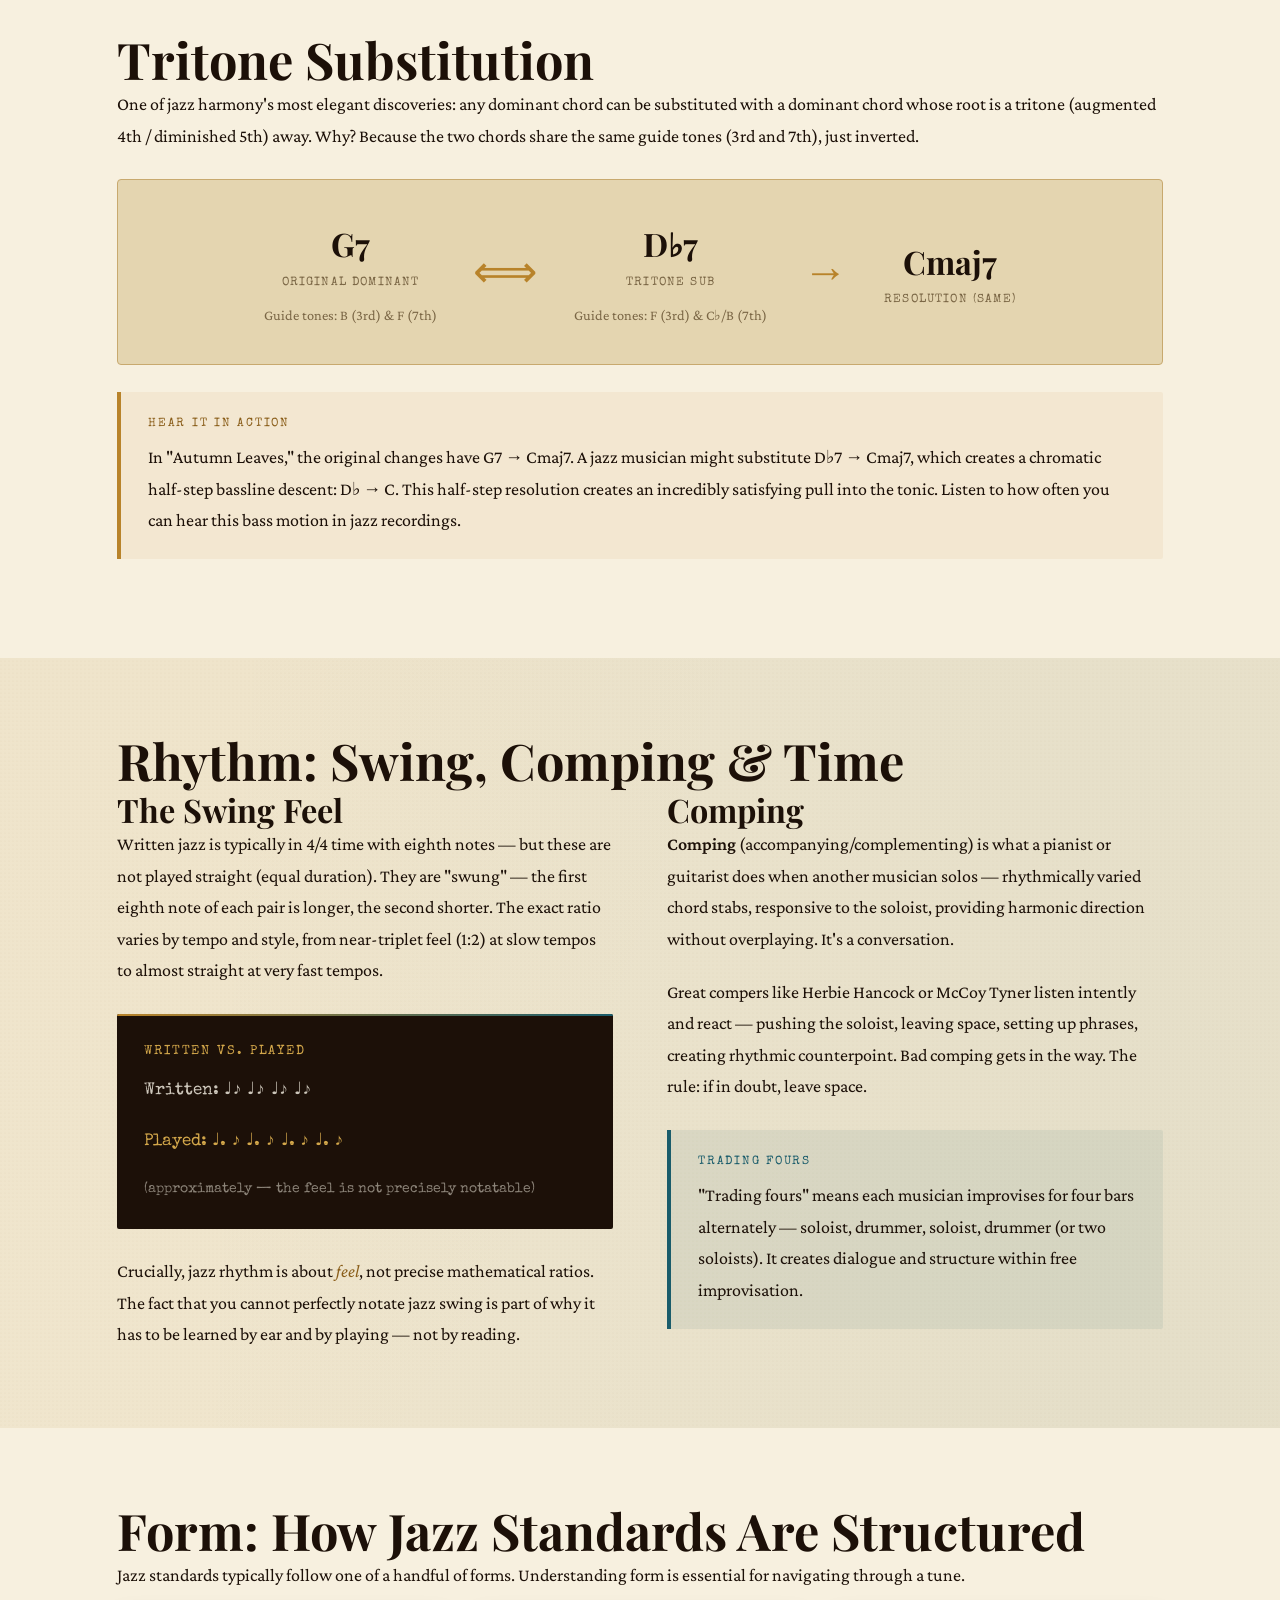
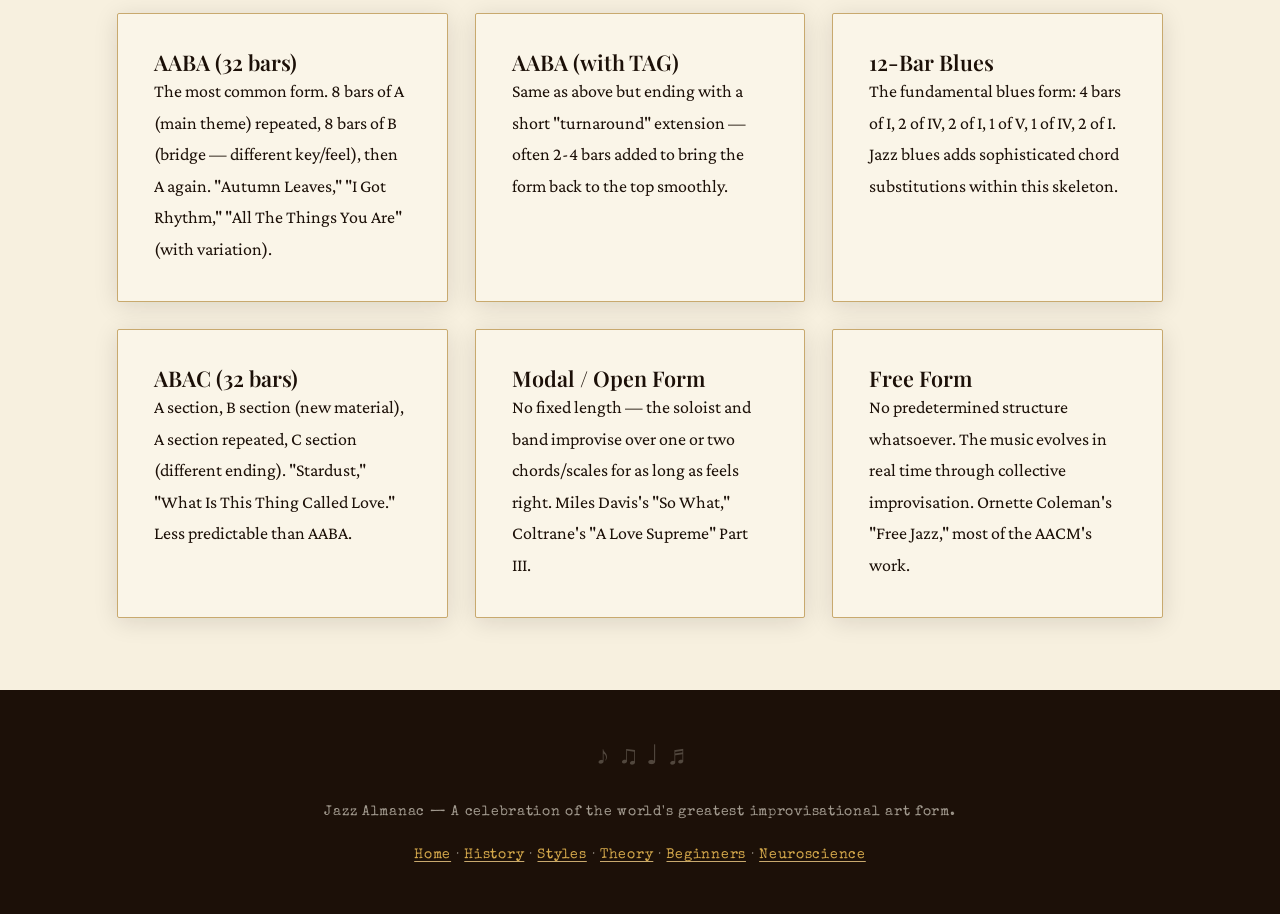
<file: theory.html>
<!DOCTYPE html>
<html lang="en">
<head>
  <meta charset="UTF-8"/>
  <meta name="viewport" content="width=device-width, initial-scale=1.0"/>
  <title>Music Theory — Jazz Almanac</title>
  <link rel="stylesheet" href="css/main.css"/>
  <link rel="stylesheet" href="css/nav.css"/>
  <link rel="stylesheet" href="css/animations.css"/>
  <style>
    .theory-section { padding: 4rem 0; }
    .theory-section:nth-child(odd) { background: var(--paper); }

    /* Chord diagram */
    .chord-diagram {
      display: inline-flex;
      flex-direction: column;
      align-items: center;
      gap: 0.2rem;
      font-family: var(--font-mono);
    }
    .chord-name-display {
      font-family: var(--font-display);
      font-size: 1.3rem;
      font-weight: 700;
      color: var(--ink);
      margin-bottom: 0.25rem;
    }
    .chord-tones {
      display: flex;
      gap: 0.3rem;
    }
    .tone-pill {
      background: var(--ink);
      color: var(--gold-lt);
      font-size: 0.75rem;
      padding: 0.2em 0.5em;
      border-radius: 1px;
      font-family: var(--font-mono);
    }
    .tone-pill.root { background: var(--gold-dk); color: var(--cream); }
    .tone-pill.tension { background: var(--teal); }

    /* ii-V-I big visual */
    .progression-visual {
      display: flex;
      align-items: center;
      gap: 1rem;
      flex-wrap: wrap;
      padding: 2rem;
      background: var(--ink);
      border-radius: 4px;
      margin: 2rem 0;
    }
    .prog-chord {
      text-align: center;
      flex: 1;
      min-width: 100px;
    }
    .prog-numeral {
      font-family: var(--font-display);
      font-size: 2.5rem;
      font-weight: 900;
      color: var(--gold-lt);
      line-height: 1;
    }
    .prog-function {
      font-family: var(--font-mono);
      font-size: 0.65rem;
      letter-spacing: 0.12em;
      text-transform: uppercase;
      color: rgba(250,245,232,0.5);
      margin-top: 0.3rem;
    }
    .prog-example {
      font-size: 1.1rem;
      color: var(--cream);
      font-family: var(--font-display);
      font-style: italic;
      margin-top: 0.5rem;
    }
    .prog-arrow {
      font-size: 2rem;
      color: var(--gold);
      flex-shrink: 0;
    }
    .prog-feel {
      font-size: 0.75rem;
      color: rgba(250,245,232,0.4);
      margin-top: 0.25rem;
    }

    /* Scale visualiser */
    .scale-bar {
      display: flex;
      gap: 0.2rem;
      margin: 1rem 0;
      flex-wrap: wrap;
    }
    .scale-note {
      padding: 0.5rem 0.75rem;
      border-radius: 1px;
      font-family: var(--font-mono);
      font-size: 0.8rem;
      font-weight: 600;
      text-align: center;
      min-width: 38px;
    }
    .scale-note.whole { background: var(--gold); color: var(--ink); }
    .scale-note.half  { background: var(--ink); color: var(--gold-lt); border: 1px solid var(--gold); }
    .scale-note.root  { background: var(--rust); color: var(--cream); }
    .scale-note.blue  { background: var(--teal); color: var(--cream); }

    /* Tension circle */
    .circle-of-fifths {
      width: min(340px, 90vw);
      height: min(340px, 90vw);
      margin: 2rem auto;
      position: relative;
    }
    .cof-svg text { font-family: var(--font-display); }

    /* Tabs same style as styles page */
    .tab-bar {
      display: flex;
      flex-wrap: wrap;
      gap: 0.5rem;
      border-bottom: 2px solid var(--border);
      margin-bottom: 2.5rem;
    }
    .tab-btn {
      font-family: var(--font-mono);
      font-size: 0.72rem;
      letter-spacing: 0.12em;
      text-transform: uppercase;
      color: var(--muted);
      background: none;
      border: none;
      border-bottom: 3px solid transparent;
      padding: 0.75rem 1rem;
      cursor: pointer;
      transition: color 0.2s, border-color 0.2s;
      margin-bottom: -2px;
    }
    .tab-btn:hover { color: var(--gold); }
    .tab-btn.active { color: var(--gold); border-bottom-color: var(--gold); }
    .tab-panel { display: none; }
    .tab-panel.active { display: block; }

    /* Tritone sub visual */
    .tritone-visual {
      display: flex;
      justify-content: center;
      align-items: center;
      gap: 2rem;
      flex-wrap: wrap;
      padding: 2rem;
      background: var(--bg-dark);
      border-radius: 4px;
      margin: 1.5rem 0;
      border: 1px solid var(--border);
    }
    .tv-chord {
      text-align: center;
    }
    .tv-chord .tv-name { font-family: var(--font-display); font-size: 1.8rem; font-weight: 700; }
    .tv-chord .tv-label { font-family: var(--font-mono); font-size: 0.65rem; letter-spacing: 0.1em; color: var(--muted); text-transform: uppercase; }
    .tv-link { font-size: 2.5rem; color: var(--gold); }

    /* Modes table */
    .modes-table {
      width: 100%;
      border-collapse: collapse;
      font-size: 0.88rem;
    }
    .modes-table th {
      font-family: var(--font-mono);
      font-size: 0.68rem;
      letter-spacing: 0.1em;
      text-transform: uppercase;
      color: var(--muted);
      text-align: left;
      padding: 0.5rem 0.75rem;
      border-bottom: 2px solid var(--border);
    }
    .modes-table td {
      padding: 0.75rem;
      border-bottom: 1px solid rgba(200,169,110,0.2);
      vertical-align: top;
    }
    .modes-table tr:hover td { background: rgba(184,131,42,0.05); }
    .mode-name { font-family: var(--font-display); font-weight: 700; }
    .mode-feel { color: var(--muted); font-style: italic; font-size: 0.82rem; }
  </style>
</head>
<body>

<nav>
  <div class="nav-inner">
    <a href="index.html" class="logo"><span class="logo-note">♪</span> Jazz Almanac</a>
    <button class="nav-toggle" aria-label="Toggle menu"><span></span><span></span><span></span></button>
    <ul class="nav-links">
      <li><a href="index.html">Home</a></li>
      <li><a href="history.html">History</a></li>
      <li><a href="styles-players.html">Styles &amp; Players</a></li>
      <li><a href="theory.html">Theory</a></li>
      <li><a href="beginners.html">For Beginners</a></li>
      <li><a href="neuroscience.html">Neuroscience</a></li>
    </ul>
  </div>
</nav>

<div class="page-wrapper">

  <div class="section-hero">
    <div class="deco-corner tl"></div>
    <div class="deco-corner br"></div>
    <div class="container">
      <span class="subtitle">The Language</span>
      <h1>Music Theory <em>for Jazz</em></h1>
      <p>Jazz has one of music's richest harmonic languages. Here it is decoded — from the basics to the advanced.</p>
    </div>
  </div>

  <!-- ii-V-I -->
  <section class="theory-section">
    <div class="container">
      <h2 class="reveal">The ii–V–I: Jazz's Harmonic DNA</h2>
      <p class="reveal">If there is one progression to know in jazz, it is the <strong>ii–V–I</strong>. It appears in virtually every standard, in every key, in every style. Understanding it is understanding jazz harmony.</p>

      <div class="progression-visual reveal">
        <div class="prog-chord">
          <div class="prog-numeral">ii</div>
          <div class="prog-function">Subdominant / Tension</div>
          <div class="prog-example">Dm7</div>
          <div class="prog-feel">creates pull</div>
        </div>
        <div class="prog-arrow">→</div>
        <div class="prog-chord">
          <div class="prog-numeral">V</div>
          <div class="prog-function">Dominant / Maximum Tension</div>
          <div class="prog-example">G7</div>
          <div class="prog-feel">desperately needs resolution</div>
        </div>
        <div class="prog-arrow">→</div>
        <div class="prog-chord">
          <div class="prog-numeral">I</div>
          <div class="prog-function">Tonic / Resolution</div>
          <div class="prog-example">Cmaj7</div>
          <div class="prog-feel">home</div>
        </div>
      </div>

      <div class="two-col reveal">
        <div>
          <p>In the key of C major, the ii chord is <strong>Dm7</strong>, the V chord is <strong>G7</strong>, and the I chord is <strong>Cmaj7</strong>. The progression creates tension (ii) → maximum tension (V) → resolution (I). This mirrors the most fundamental harmonic logic in Western music — but jazz layers extensions, alterations, and substitutions on top.</p>
          <p>In minor keys: <strong>iim7♭5 – V7alt – Im(maj7)</strong> (e.g., Dm7♭5 → G7♭9♭13 → Cm(maj7)). The altered dominant (V7alt) — with a flattened 9th, sharpened 9th, ♭13 — creates extra chromatic tension that resolves dramatically.</p>
        </div>
        <div>
          <div class="chord-box">
            <span class="chord-label">Common Jazz Chord Extensions on Dominant</span>
            <p style="color:rgba(250,245,232,0.7);font-size:0.85rem;margin-bottom:0.75rem;">G7 can become any of these:</p>
            <div class="chord-notation">
              <span class="note">G9</span>
              <span class="note">G13</span>
              <span class="note">G7♭9</span>
              <span class="note">G7♯9</span>
              <span class="note">G7♭13</span>
              <span class="note">G7alt</span>
              <span class="note">G7sus4</span>
            </div>
          </div>
        </div>
      </div>
    </div>
  </section>

  <!-- CHORD EXTENSIONS -->
  <section class="theory-section">
    <div class="container">
      <h2 class="reveal">Chord Extensions: Building Upward</h2>
      <p class="reveal">Jazz chords are "tall" — they stack thirds above the seventh chord, adding the 9th, 11th and 13th. Each extension adds colour and character.</p>

      <div class="card-grid reveal">
        <div class="card">
          <div class="chord-name-display">Cmaj7</div>
          <div class="chord-tones">
            <span class="tone-pill root">C</span>
            <span class="tone-pill">E</span>
            <span class="tone-pill">G</span>
            <span class="tone-pill">B</span>
          </div>
          <p class="mt-2" style="font-size:0.88rem;">The foundational jazz chord. Rich, settled, slightly dreamlike. 1-3-5-7.</p>
        </div>
        <div class="card">
          <div class="chord-name-display">Cmaj9</div>
          <div class="chord-tones">
            <span class="tone-pill root">C</span>
            <span class="tone-pill">E</span>
            <span class="tone-pill">G</span>
            <span class="tone-pill">B</span>
            <span class="tone-pill tension">D</span>
          </div>
          <p class="mt-2" style="font-size:0.88rem;">Add the 9th (D) — lush, open, luminous. Very common in standards.</p>
        </div>
        <div class="card">
          <div class="chord-name-display">Dm11</div>
          <div class="chord-tones">
            <span class="tone-pill root">D</span>
            <span class="tone-pill">F</span>
            <span class="tone-pill">A</span>
            <span class="tone-pill">C</span>
            <span class="tone-pill tension">E</span>
            <span class="tone-pill tension">G</span>
          </div>
          <p class="mt-2" style="font-size:0.88rem;">Stacked to the 11th — creates a floating, suspended quality. Modal jazz staple.</p>
        </div>
        <div class="card">
          <div class="chord-name-display">G13</div>
          <div class="chord-tones">
            <span class="tone-pill root">G</span>
            <span class="tone-pill">B</span>
            <span class="tone-pill">D</span>
            <span class="tone-pill">F</span>
            <span class="tone-pill tension">E</span>
          </div>
          <p class="mt-2" style="font-size:0.88rem;">Full dominant with 13th — swinging, assertive, implies full V chord function. Often voiced without the 5th.</p>
        </div>
        <div class="card">
          <div class="chord-name-display">Cm(maj7)</div>
          <div class="chord-tones">
            <span class="tone-pill root">C</span>
            <span class="tone-pill">E♭</span>
            <span class="tone-pill">G</span>
            <span class="tone-pill tension">B</span>
          </div>
          <p class="mt-2" style="font-size:0.88rem;">Minor chord with major 7th. Mysterious, bittersweet, cinematic. Climactic moment of a minor ii-V-I resolution.</p>
        </div>
        <div class="card">
          <div class="chord-name-display">G7♯9</div>
          <div class="chord-tones">
            <span class="tone-pill root">G</span>
            <span class="tone-pill">B</span>
            <span class="tone-pill">D</span>
            <span class="tone-pill">F</span>
            <span class="tone-pill tension">A♯</span>
          </div>
          <p class="mt-2" style="font-size:0.88rem;">The "Hendrix chord" — hugely expressive. The ♯9 (A♯/B♭) clashes against the major 3rd (B), creating raw tension. Bebop staple.</p>
        </div>
      </div>
    </div>
  </section>

  <!-- SCALES & MODES -->
  <section class="theory-section">
    <div class="container">
      <h2 class="reveal">Scales, Modes &amp; The Jazz Palette</h2>
      <p class="reveal">Knowing which scale to play over which chord is the improviser's core skill. Jazz uses all of the modes plus several special scales unique to the idiom.</p>

      <div data-tabs class="reveal">
        <div class="tab-bar">
          <button class="tab-btn" data-tab-btn="modes">Church Modes</button>
          <button class="tab-btn" data-tab-btn="bebopscale">Bebop Scales</button>
          <button class="tab-btn" data-tab-btn="diminished">Diminished</button>
          <button class="tab-btn" data-tab-btn="wholetone">Whole Tone</button>
          <button class="tab-btn" data-tab-btn="altered">Altered Scale</button>
        </div>

        <div data-tab-panel="modes" class="tab-panel">
          <p>The seven modes of the major scale each have a distinct character. Jazz uses them extensively, particularly Dorian (for minor chords), Mixolydian (for dominant chords), and Lydian (for major chords).</p>
          <table class="modes-table">
            <thead>
              <tr>
                <th>Mode</th>
                <th>Formula</th>
                <th>Use Over</th>
                <th>Character</th>
              </tr>
            </thead>
            <tbody>
              <tr>
                <td><div class="mode-name">Ionian</div><div class="mode-feel">C D E F G A B</div></td>
                <td>W W H W W W H</td>
                <td>Imaj7</td>
                <td>Bright, complete, resolved</td>
              </tr>
              <tr>
                <td><div class="mode-name">Dorian</div><div class="mode-feel">D E F G A B C</div></td>
                <td>W H W W W H W</td>
                <td>iim7, minor vamps</td>
                <td>Minor but open, slightly bluesy — the jazz minor</td>
              </tr>
              <tr>
                <td><div class="mode-name">Phrygian</div><div class="mode-feel">E F G A B C D</div></td>
                <td>H W W W H W W</td>
                <td>iiim7 (rare)</td>
                <td>Dark, Spanish, flamenco quality</td>
              </tr>
              <tr>
                <td><div class="mode-name">Lydian</div><div class="mode-feel">F G A B C D E</div></td>
                <td>W W W H W W H</td>
                <td>IVmaj7, Imaj7 colour</td>
                <td>Dreamy, floating, celestial (♯4 is the magic note)</td>
              </tr>
              <tr>
                <td><div class="mode-name">Mixolydian</div><div class="mode-feel">G A B C D E F</div></td>
                <td>W W H W W H W</td>
                <td>V7, dominant chords</td>
                <td>Blues-adjacent, swinging, rock-friendly</td>
              </tr>
              <tr>
                <td><div class="mode-name">Aeolian</div><div class="mode-feel">A B C D E F G</div></td>
                <td>W H W W H W W</td>
                <td>Natural minor</td>
                <td>Melancholic, classical minor</td>
              </tr>
              <tr>
                <td><div class="mode-name">Locrian</div><div class="mode-feel">B C D E F G A</div></td>
                <td>H W W H W W W</td>
                <td>iim7♭5 (half-diminished)</td>
                <td>Unstable, unresolved, tense</td>
              </tr>
            </tbody>
          </table>
        </div>

        <div data-tab-panel="bebopscale" class="tab-panel">
          <p>Bebop scales add a chromatic passing tone to standard scales — this keeps chord tones landing on the beat, which produces the characteristic bebop "flow" when playing eighth notes.</p>
          <div class="chord-box">
            <span class="chord-label">Bebop Dominant Scale (G Mixolydian + ♭7)</span>
            <div class="scale-bar">
              <span class="scale-note root">G</span>
              <span class="scale-note whole">A</span>
              <span class="scale-note whole">B</span>
              <span class="scale-note whole">C</span>
              <span class="scale-note whole">D</span>
              <span class="scale-note whole">E</span>
              <span class="scale-note blue">F</span>
              <span class="scale-note half">F♯</span>
              <span class="scale-note root">G</span>
            </div>
            <p style="font-size:0.82rem;color:rgba(250,245,232,0.6);">The added passing tone (F♯) makes 8 notes. Playing eighth notes from any chord tone lands chord tones on the beat.</p>
          </div>
          <p>Charlie Parker used bebop scales instinctively. By building phrases that aligned with this 8-note scale, chord tones naturally fell on the "strong" beats (1, 2, 3, 4) and passing tones on the "and" beats — creating the bebop rhythmic feel.</p>
        </div>

        <div data-tab-panel="diminished" class="tab-panel">
          <p>The <strong>diminished scale</strong> (also called octatonic) alternates whole and half steps, producing a symmetrical 8-note scale. Because of this symmetry, it repeats every minor third — so one scale works for four different chords.</p>
          <div class="chord-box">
            <span class="chord-label">Half-Whole Diminished (used over dominant 7♭9)</span>
            <div class="scale-bar">
              <span class="scale-note root">C</span>
              <span class="scale-note half">D♭</span>
              <span class="scale-note whole">E♭</span>
              <span class="scale-note half">E</span>
              <span class="scale-note whole">F♯</span>
              <span class="scale-note half">G</span>
              <span class="scale-note whole">A</span>
              <span class="scale-note half">B♭</span>
              <span class="scale-note root">C</span>
            </div>
          </div>
          <p>This scale contains the ♭9, ♯9, ♯11, and 13 — all the "altered" tensions naturally. It creates a distinctive, slightly dissonant tension over a dominant chord, perfectly set up to resolve to the I chord.</p>
        </div>

        <div data-tab-panel="wholetone" class="tab-panel">
          <p>The whole tone scale divides the octave into six equal whole steps. There are only two distinct whole tone scales — every note is exactly the same distance from the next. The result is a floating, directionless, almost impressionist quality.</p>
          <div class="chord-box">
            <span class="chord-label">Whole Tone Scale — C</span>
            <div class="scale-bar">
              <span class="scale-note root">C</span>
              <span class="scale-note whole">D</span>
              <span class="scale-note whole">E</span>
              <span class="scale-note whole">F♯</span>
              <span class="scale-note whole">G♯</span>
              <span class="scale-note whole">A♯</span>
              <span class="scale-note root">C</span>
            </div>
          </div>
          <p>Debussy used it extensively (which is why it sounds French and impressionistic). In jazz, it's used over augmented chords and occasionally over V7♯5 chords. Thelonious Monk used it strategically to create his trademark "off" moments.</p>
        </div>

        <div data-tab-panel="altered" class="tab-panel">
          <p>The <strong>altered scale</strong> is the 7th mode of melodic minor. It contains every possible alteration of the dominant chord: ♭9, ♯9, ♭5 (=♯11), ♭13. Playing it over a V7 chord creates maximum chromatic tension before resolving to I.</p>
          <div class="chord-box">
            <span class="chord-label">G Altered Scale (Ab Melodic Minor, 7th mode)</span>
            <div class="scale-bar">
              <span class="scale-note root">G</span>
              <span class="scale-note blue">A♭</span>
              <span class="scale-note blue">B♭</span>
              <span class="scale-note whole">B</span>
              <span class="scale-note blue">D♭</span>
              <span class="scale-note blue">E♭</span>
              <span class="scale-note whole">F</span>
              <span class="scale-note root">G</span>
            </div>
          </div>
          <p>Jazz pianists like Bill Evans, McCoy Tyner, and Chick Corea used altered scales extensively. The trick: on the V7 chord, play "outside" (using altered notes), then resolve dramatically to the I chord. The dissonance makes the resolution feel earned.</p>
        </div>
      </div>
    </div>
  </section>

  <!-- TRITONE SUBSTITUTION -->
  <section class="theory-section">
    <div class="container">
      <h2 class="reveal">Tritone Substitution</h2>
      <p class="reveal">One of jazz harmony's most elegant discoveries: any dominant chord can be substituted with a dominant chord whose root is a tritone (augmented 4th / diminished 5th) away. Why? Because the two chords share the same guide tones (3rd and 7th), just inverted.</p>

      <div class="tritone-visual reveal">
        <div class="tv-chord">
          <div class="tv-name">G7</div>
          <div class="tv-label">Original Dominant</div>
          <div style="font-size:0.8rem;color:var(--muted);margin-top:0.5rem;">Guide tones: B (3rd) & F (7th)</div>
        </div>
        <div class="tv-link">⟺</div>
        <div class="tv-chord">
          <div class="tv-name">D♭7</div>
          <div class="tv-label">Tritone Sub</div>
          <div style="font-size:0.8rem;color:var(--muted);margin-top:0.5rem;">Guide tones: F (3rd) & C♭/B (7th)</div>
        </div>
        <div class="tv-link">→</div>
        <div class="tv-chord">
          <div class="tv-name">Cmaj7</div>
          <div class="tv-label">Resolution (same)</div>
        </div>
      </div>

      <div class="tip-box reveal">
        <div class="tip-label">Hear it in action</div>
        <p>In "Autumn Leaves," the original changes have G7 → Cmaj7. A jazz musician might substitute D♭7 → Cmaj7, which creates a chromatic half-step bassline descent: D♭ → C. This half-step resolution creates an incredibly satisfying pull into the tonic. Listen to how often you can hear this bass motion in jazz recordings.</p>
      </div>
    </div>
  </section>

  <!-- RHYTHM -->
  <section class="theory-section">
    <div class="container">
      <h2 class="reveal">Rhythm: Swing, Comping &amp; Time</h2>

      <div class="two-col reveal">
        <div>
          <h3>The Swing Feel</h3>
          <p>Written jazz is typically in 4/4 time with eighth notes — but these are not played straight (equal duration). They are "swung" — the first eighth note of each pair is longer, the second shorter. The exact ratio varies by tempo and style, from near-triplet feel (1:2) at slow tempos to almost straight at very fast tempos.</p>
          <div class="chord-box">
            <span class="chord-label">Written vs. Played</span>
            <p style="color:rgba(250,245,232,0.8);">Written: ♩♪ ♩♪ ♩♪ ♩♪</p>
            <p style="color:var(--gold-lt);">Played:  ♩. ♪ ♩. ♪ ♩. ♪ ♩. ♪</p>
            <p style="color:rgba(250,245,232,0.5);font-size:0.8rem;">(approximately — the feel is not precisely notatable)</p>
          </div>
          <p>Crucially, jazz rhythm is about <em>feel</em>, not precise mathematical ratios. The fact that you cannot perfectly notate jazz swing is part of why it has to be learned by ear and by playing — not by reading.</p>
        </div>
        <div>
          <h3>Comping</h3>
          <p><strong>Comping</strong> (accompanying/complementing) is what a pianist or guitarist does when another musician solos — rhythmically varied chord stabs, responsive to the soloist, providing harmonic direction without overplaying. It's a conversation.</p>
          <p>Great compers like Herbie Hancock or McCoy Tyner listen intently and react — pushing the soloist, leaving space, setting up phrases, creating rhythmic counterpoint. Bad comping gets in the way. The rule: if in doubt, leave space.</p>
          <div class="info-box">
            <div class="info-label">Trading Fours</div>
            <p>"Trading fours" means each musician improvises for four bars alternately — soloist, drummer, soloist, drummer (or two soloists). It creates dialogue and structure within free improvisation.</p>
          </div>
        </div>
      </div>
    </div>
  </section>

  <!-- FORM -->
  <section class="theory-section">
    <div class="container">
      <h2 class="reveal">Form: How Jazz Standards Are Structured</h2>
      <p class="reveal">Jazz standards typically follow one of a handful of forms. Understanding form is essential for navigating through a tune.</p>

      <div class="card-grid reveal">
        <div class="card">
          <h4>AABA (32 bars)</h4>
          <p>The most common form. 8 bars of A (main theme) repeated, 8 bars of B (bridge — different key/feel), then A again. "Autumn Leaves," "I Got Rhythm," "All The Things You Are" (with variation).</p>
        </div>
        <div class="card">
          <h4>AABA (with TAG)</h4>
          <p>Same as above but ending with a short "turnaround" extension — often 2-4 bars added to bring the form back to the top smoothly.</p>
        </div>
        <div class="card">
          <h4>12-Bar Blues</h4>
          <p>The fundamental blues form: 4 bars of I, 2 of IV, 2 of I, 1 of V, 1 of IV, 2 of I. Jazz blues adds sophisticated chord substitutions within this skeleton.</p>
        </div>
        <div class="card">
          <h4>ABAC (32 bars)</h4>
          <p>A section, B section (new material), A section repeated, C section (different ending). "Stardust," "What Is This Thing Called Love." Less predictable than AABA.</p>
        </div>
        <div class="card">
          <h4>Modal / Open Form</h4>
          <p>No fixed length — the soloist and band improvise over one or two chords/scales for as long as feels right. Miles Davis's "So What," Coltrane's "A Love Supreme" Part III.</p>
        </div>
        <div class="card">
          <h4>Free Form</h4>
          <p>No predetermined structure whatsoever. The music evolves in real time through collective improvisation. Ornette Coleman's "Free Jazz," most of the AACM's work.</p>
        </div>
      </div>
    </div>
  </section>

</div>

<footer>
  <div class="container">
    <div class="footer-deco">♪ ♫ ♩ ♬</div>
    <p>Jazz Almanac — A celebration of the world's greatest improvisational art form.</p>
    <p class="mt-2"><a href="index.html">Home</a> · <a href="history.html">History</a> · <a href="styles-players.html">Styles</a> · <a href="theory.html">Theory</a> · <a href="beginners.html">Beginners</a> · <a href="neuroscience.html">Neuroscience</a></p>
  </div>
</footer>

<script src="js/main.js"></script>
</body>
</html>
</file>
<file: css/main.css>
/* ============================================
   JAZZ SITE — MAIN STYLESHEET
   Art Deco × Vintage Jazz Poster Aesthetic
   ============================================ */

@import url('https://fonts.googleapis.com/css2?family=Playfair+Display:ital,wght@0,400;0,700;0,900;1,400;1,700&family=Crimson+Pro:ital,wght@0,300;0,400;0,600;1,300;1,400&family=Special+Elite&display=swap');

/* --- CSS Variables --- */
:root {
  --bg:        #F0E6CE;
  --bg-dark:   #E4D5B0;
  --paper:     #F7F0DF;
  --ink:       #1C1008;
  --ink-soft:  #3A2A14;
  --gold:      #B8832A;
  --gold-lt:   #D4A84B;
  --gold-dk:   #8A5E1A;
  --rust:      #8B3A2A;
  --teal:      #1A5C6B;
  --cream:     #FAF5E8;
  --muted:     #7A6645;
  --border:    #C8A96E;

  --font-display: 'Playfair Display', Georgia, serif;
  --font-body:    'Crimson Pro', Georgia, serif;
  --font-mono:    'Special Elite', monospace;

  --nav-h: 64px;
  --max-w: 1100px;
  --radius: 2px;

  --shadow: 0 4px 24px rgba(28,16,8,0.12);
  --shadow-lg: 0 8px 48px rgba(28,16,8,0.18);
}

/* --- Reset & Base --- */
*, *::before, *::after { box-sizing: border-box; margin: 0; padding: 0; }

html { scroll-behavior: smooth; font-size: 18px; }

body {
  background-color: var(--bg);
  background-image:
    radial-gradient(ellipse at 10% 10%, rgba(184,131,42,0.08) 0%, transparent 60%),
    radial-gradient(ellipse at 90% 90%, rgba(26,92,107,0.06) 0%, transparent 60%),
    url("data:image/svg+xml,%3Csvg xmlns='http://www.w3.org/2000/svg' width='4' height='4'%3E%3Crect width='4' height='4' fill='%23F0E6CE'/%3E%3Ccircle cx='1' cy='1' r='0.5' fill='%23C8A96E' opacity='0.18'/%3E%3C/svg%3E");
  color: var(--ink);
  font-family: var(--font-body);
  font-size: 1rem;
  line-height: 1.75;
  min-height: 100vh;
}

/* --- Typography --- */
h1, h2, h3, h4, h5 {
  font-family: var(--font-display);
  line-height: 1.2;
  color: var(--ink);
}

h1 { font-size: clamp(2.4rem, 6vw, 4.5rem); font-weight: 900; }
h2 { font-size: clamp(1.8rem, 4vw, 2.8rem); font-weight: 700; }
h3 { font-size: clamp(1.3rem, 3vw, 1.8rem); font-weight: 700; }
h4 { font-size: 1.2rem; font-weight: 600; }

p { margin-bottom: 1.2em; }
p:last-child { margin-bottom: 0; }

em { font-style: italic; color: var(--gold-dk); }
strong { font-weight: 600; }

a {
  color: var(--gold-dk);
  text-decoration: underline;
  text-decoration-color: var(--border);
  text-underline-offset: 3px;
  transition: color 0.2s, text-decoration-color 0.2s;
}
a:hover { color: var(--rust); text-decoration-color: var(--rust); }

/* --- Layout --- */
.container {
  max-width: var(--max-w);
  margin: 0 auto;
  padding: 0 1.5rem;
}

.page-wrapper {
  padding-top: var(--nav-h);
  min-height: 100vh;
}

/* --- Decorative Dividers --- */
.deco-divider {
  display: flex;
  align-items: center;
  gap: 1rem;
  margin: 3rem 0;
  color: var(--gold);
}
.deco-divider::before,
.deco-divider::after {
  content: '';
  flex: 1;
  height: 1px;
  background: linear-gradient(90deg, transparent, var(--border), transparent);
}
.deco-divider span {
  font-size: 1.4rem;
  flex-shrink: 0;
}

/* --- Gold Rule --- */
.gold-rule {
  border: none;
  height: 2px;
  background: linear-gradient(90deg, transparent, var(--gold), transparent);
  margin: 2rem 0;
}

/* --- Section Hero --- */
.section-hero {
  background: var(--ink);
  color: var(--cream);
  padding: 5rem 0 4rem;
  position: relative;
  overflow: hidden;
}

.section-hero::before {
  content: '';
  position: absolute;
  inset: 0;
  background:
    radial-gradient(ellipse at 20% 50%, rgba(184,131,42,0.2) 0%, transparent 50%),
    radial-gradient(ellipse at 80% 20%, rgba(26,92,107,0.15) 0%, transparent 50%);
}

.section-hero .container { position: relative; z-index: 1; }

.section-hero h1, .section-hero h2 { color: var(--cream); }
.section-hero .subtitle {
  font-family: var(--font-mono);
  color: var(--gold-lt);
  font-size: 1rem;
  letter-spacing: 0.15em;
  text-transform: uppercase;
  margin-bottom: 1rem;
  display: block;
}
.section-hero h1 em { color: var(--gold-lt); font-style: italic; }
.section-hero p { color: rgba(250,245,232,0.8); font-size: 1.15rem; max-width: 60ch; }

/* Deco corner accents */
.section-hero .deco-corner {
  position: absolute;
  width: 120px;
  height: 120px;
  opacity: 0.2;
}
.section-hero .deco-corner.tl { top: 1rem; left: 1rem; border-top: 3px solid var(--gold); border-left: 3px solid var(--gold); }
.section-hero .deco-corner.br { bottom: 1rem; right: 1rem; border-bottom: 3px solid var(--gold); border-right: 3px solid var(--gold); }

/* --- Content Sections --- */
.content-section {
  padding: 4rem 0;
}

.content-section:nth-child(even) {
  background: var(--paper);
}

/* --- Cards --- */
.card {
  background: var(--cream);
  border: 1px solid var(--border);
  border-radius: var(--radius);
  padding: 2rem;
  box-shadow: var(--shadow);
  transition: transform 0.25s ease, box-shadow 0.25s ease;
}
.card:hover {
  transform: translateY(-3px);
  box-shadow: var(--shadow-lg);
}

.card-grid {
  display: grid;
  gap: 1.5rem;
  grid-template-columns: repeat(auto-fill, minmax(280px, 1fr));
}

/* --- Player Card --- */
.player-card {
  background: var(--cream);
  border: 1px solid var(--border);
  border-radius: var(--radius);
  padding: 1.5rem;
  position: relative;
  overflow: hidden;
}
.player-card::before {
  content: '';
  position: absolute;
  top: 0; left: 0; right: 0;
  height: 4px;
  background: linear-gradient(90deg, var(--gold-dk), var(--gold-lt));
}
.player-card .instrument-badge {
  display: inline-block;
  font-family: var(--font-mono);
  font-size: 0.65rem;
  letter-spacing: 0.12em;
  text-transform: uppercase;
  color: var(--muted);
  background: var(--bg-dark);
  padding: 0.2em 0.6em;
  border-radius: 1px;
  margin-bottom: 0.5rem;
}
.player-card h4 { font-size: 1.15rem; margin-bottom: 0.25rem; }
.player-card .years { font-size: 0.85rem; color: var(--muted); margin-bottom: 0.75rem; }
.player-card p { font-size: 0.9rem; line-height: 1.6; color: var(--ink-soft); }

/* --- Timeline --- */
.timeline {
  position: relative;
  padding-left: 2.5rem;
}
.timeline::before {
  content: '';
  position: absolute;
  left: 0; top: 0; bottom: 0;
  width: 2px;
  background: linear-gradient(180deg, var(--gold), var(--teal));
}
.timeline-item {
  position: relative;
  margin-bottom: 3rem;
}
.timeline-item::before {
  content: '';
  position: absolute;
  left: -2.5rem;
  top: 0.4rem;
  width: 12px;
  height: 12px;
  border-radius: 50%;
  background: var(--gold);
  border: 2px solid var(--bg);
  box-shadow: 0 0 0 2px var(--gold);
  transform: translateX(-5px);
}
.timeline-item .era-label {
  font-family: var(--font-mono);
  font-size: 0.7rem;
  letter-spacing: 0.15em;
  text-transform: uppercase;
  color: var(--gold);
  margin-bottom: 0.25rem;
}
.timeline-item h3 { margin-bottom: 0.5rem; }

/* --- Chord Box --- */
.chord-box {
  background: var(--ink);
  color: var(--cream);
  border-radius: var(--radius);
  padding: 1.5rem;
  font-family: var(--font-mono);
  font-size: 0.95rem;
  margin: 1.5rem 0;
  position: relative;
  overflow: hidden;
}
.chord-box::before {
  content: '';
  position: absolute;
  top: 0; left: 0; right: 0;
  height: 2px;
  background: linear-gradient(90deg, var(--gold), var(--teal));
}
.chord-box .chord-label {
  color: var(--gold-lt);
  font-size: 0.7rem;
  letter-spacing: 0.15em;
  text-transform: uppercase;
  margin-bottom: 0.75rem;
  display: block;
}
.chord-notation {
  display: flex;
  flex-wrap: wrap;
  gap: 0.5rem;
  margin-top: 0.5rem;
}
.chord-notation .note {
  background: rgba(184,131,42,0.2);
  border: 1px solid rgba(184,131,42,0.4);
  padding: 0.2em 0.6em;
  border-radius: 1px;
  color: var(--gold-lt);
}
.chord-notation .interval {
  color: rgba(250,245,232,0.5);
  font-size: 0.8rem;
  display: flex;
  align-items: center;
}

/* --- Tip Boxes --- */
.tip-box {
  border-left: 4px solid var(--gold);
  background: rgba(184,131,42,0.08);
  padding: 1.25rem 1.5rem;
  margin: 1.5rem 0;
  border-radius: 0 var(--radius) var(--radius) 0;
}
.tip-box .tip-label {
  font-family: var(--font-mono);
  font-size: 0.65rem;
  letter-spacing: 0.15em;
  text-transform: uppercase;
  color: var(--gold-dk);
  margin-bottom: 0.4rem;
}

.info-box {
  border-left: 4px solid var(--teal);
  background: rgba(26,92,107,0.08);
  padding: 1.25rem 1.5rem;
  margin: 1.5rem 0;
  border-radius: 0 var(--radius) var(--radius) 0;
}
.info-box .info-label {
  font-family: var(--font-mono);
  font-size: 0.65rem;
  letter-spacing: 0.15em;
  text-transform: uppercase;
  color: var(--teal);
  margin-bottom: 0.4rem;
}

/* --- Two-column Layout --- */
.two-col {
  display: grid;
  grid-template-columns: 1fr 1fr;
  gap: 3rem;
  align-items: start;
}
@media (max-width: 700px) {
  .two-col { grid-template-columns: 1fr; gap: 2rem; }
}

/* --- Footer --- */
footer {
  background: var(--ink);
  color: rgba(250,245,232,0.6);
  padding: 2.5rem 0;
  text-align: center;
  font-family: var(--font-mono);
  font-size: 0.8rem;
  letter-spacing: 0.05em;
}
footer a { color: var(--gold-lt); }
footer .footer-deco {
  font-size: 1.5rem;
  margin-bottom: 1rem;
  opacity: 0.4;
}

/* --- Utility --- */
.text-center { text-align: center; }
.text-gold { color: var(--gold); }
.mt-1 { margin-top: 0.5rem; }
.mt-2 { margin-top: 1rem; }
.mt-3 { margin-top: 1.5rem; }
.mt-4 { margin-top: 2rem; }
.mb-2 { margin-bottom: 1rem; }
.mb-3 { margin-bottom: 1.5rem; }
.mb-4 { margin-bottom: 2rem; }

/* --- Scroll Reveal --- */
.reveal {
  opacity: 0;
  transform: translateY(24px);
  transition: opacity 0.7s ease, transform 0.7s ease;
}
.reveal.visible {
  opacity: 1;
  transform: none;
}
</file>
<file: css/nav.css>
/* ============================================
   JAZZ SITE — NAVIGATION
   ============================================ */

nav {
  position: fixed;
  top: 0; left: 0; right: 0;
  height: var(--nav-h);
  background: var(--ink);
  border-bottom: 1px solid rgba(184,131,42,0.3);
  z-index: 1000;
  display: flex;
  align-items: center;
}

nav .nav-inner {
  max-width: var(--max-w);
  margin: 0 auto;
  padding: 0 1.5rem;
  width: 100%;
  display: flex;
  align-items: center;
  justify-content: space-between;
}

nav .logo {
  font-family: var(--font-display);
  font-size: 1.35rem;
  font-weight: 900;
  font-style: italic;
  color: var(--cream);
  text-decoration: none;
  letter-spacing: -0.01em;
  display: flex;
  align-items: center;
  gap: 0.4rem;
}
nav .logo .logo-note {
  color: var(--gold-lt);
}
nav .logo:hover { color: var(--gold-lt); text-decoration: none; }

nav .nav-links {
  display: flex;
  align-items: center;
  gap: 0;
  list-style: none;
}

nav .nav-links li a {
  display: block;
  color: rgba(250,245,232,0.7);
  text-decoration: none;
  font-family: var(--font-mono);
  font-size: 0.72rem;
  letter-spacing: 0.1em;
  text-transform: uppercase;
  padding: 0.6rem 0.85rem;
  transition: color 0.2s;
  position: relative;
}
nav .nav-links li a::after {
  content: '';
  position: absolute;
  bottom: 0; left: 50%; right: 50%;
  height: 2px;
  background: var(--gold);
  transition: left 0.2s, right 0.2s;
}
nav .nav-links li a:hover,
nav .nav-links li a.active {
  color: var(--gold-lt);
}
nav .nav-links li a:hover::after,
nav .nav-links li a.active::after {
  left: 0.85rem;
  right: 0.85rem;
}

/* Hamburger */
.nav-toggle {
  display: none;
  flex-direction: column;
  gap: 5px;
  background: none;
  border: none;
  cursor: pointer;
  padding: 6px;
}
.nav-toggle span {
  display: block;
  width: 24px;
  height: 2px;
  background: var(--cream);
  transition: transform 0.3s, opacity 0.3s;
}
.nav-toggle.open span:nth-child(1) { transform: translateY(7px) rotate(45deg); }
.nav-toggle.open span:nth-child(2) { opacity: 0; }
.nav-toggle.open span:nth-child(3) { transform: translateY(-7px) rotate(-45deg); }

@media (max-width: 820px) {
  .nav-toggle { display: flex; }
  nav .nav-links {
    position: fixed;
    top: var(--nav-h); left: 0; right: 0;
    background: var(--ink);
    border-bottom: 1px solid rgba(184,131,42,0.3);
    flex-direction: column;
    padding: 1rem 0;
    gap: 0;
    display: none;
  }
  nav .nav-links.open { display: flex; }
  nav .nav-links li a { padding: 0.75rem 1.5rem; font-size: 0.85rem; }
  nav .nav-links li a::after { display: none; }
}
</file>
<file: css/animations.css>
/* ============================================
   JAZZ SITE — ANIMATIONS
   ============================================ */

/* --- Floating Musical Notes (homepage) --- */
@keyframes floatNote {
  0%   { transform: translateY(0) rotate(0deg); opacity: 0; }
  10%  { opacity: 0.6; }
  90%  { opacity: 0.4; }
  100% { transform: translateY(-110vh) rotate(360deg); opacity: 0; }
}

.note-float {
  position: absolute;
  font-size: 1.5rem;
  color: var(--gold);
  animation: floatNote var(--dur, 8s) ease-in infinite;
  animation-delay: var(--delay, 0s);
  pointer-events: none;
  user-select: none;
}

/* --- Waveform Bars (hero) --- */
@keyframes wave {
  0%, 100% { transform: scaleY(0.3); }
  50%       { transform: scaleY(1); }
}

.waveform {
  display: flex;
  align-items: center;
  gap: 3px;
  height: 40px;
}
.waveform .bar {
  width: 4px;
  height: 100%;
  background: var(--gold);
  border-radius: 2px;
  transform-origin: center bottom;
  animation: wave var(--spd, 1s) ease-in-out infinite;
  animation-delay: var(--d, 0s);
}

/* --- Pulse Glow --- */
@keyframes pulseGlow {
  0%, 100% { box-shadow: 0 0 0 0 rgba(184,131,42,0.4); }
  50%       { box-shadow: 0 0 0 12px rgba(184,131,42,0); }
}

.pulse-glow { animation: pulseGlow 2.5s ease-in-out infinite; }

/* --- Rotate (vinyl) --- */
@keyframes spin {
  from { transform: rotate(0deg); }
  to   { transform: rotate(360deg); }
}

.vinyl-spin { animation: spin 4s linear infinite; }
.vinyl-spin.paused { animation-play-state: paused; }

/* --- Shimmer --- */
@keyframes shimmer {
  0%   { background-position: -200% center; }
  100% { background-position: 200% center; }
}

.shimmer-text {
  background: linear-gradient(90deg, var(--gold-dk) 0%, var(--gold-lt) 40%, var(--gold-dk) 60%, var(--gold-lt) 100%);
  background-size: 200%;
  -webkit-background-clip: text;
  -webkit-text-fill-color: transparent;
  background-clip: text;
  animation: shimmer 3s linear infinite;
}

/* --- Typewriter --- */
@keyframes blink {
  0%, 100% { opacity: 1; }
  50%       { opacity: 0; }
}
.cursor-blink {
  display: inline-block;
  width: 2px;
  background: var(--gold);
  margin-left: 2px;
  vertical-align: baseline;
  height: 1em;
  animation: blink 1s step-end infinite;
}

/* --- Bounce In --- */
@keyframes bounceIn {
  0%   { transform: scale(0.3); opacity: 0; }
  60%  { transform: scale(1.05); opacity: 1; }
  80%  { transform: scale(0.95); }
  100% { transform: scale(1); }
}
.bounce-in { animation: bounceIn 0.7s cubic-bezier(.36,.07,.19,.97) forwards; }

/* --- Slide In Left --- */
@keyframes slideInLeft {
  from { transform: translateX(-40px); opacity: 0; }
  to   { transform: none; opacity: 1; }
}
.slide-in-left { animation: slideInLeft 0.6s ease forwards; }

/* --- Fade Up --- */
@keyframes fadeUp {
  from { transform: translateY(20px); opacity: 0; }
  to   { transform: none; opacity: 1; }
}
.fade-up { animation: fadeUp 0.6s ease forwards; }

/* --- Brain pulse animation (neuroscience page) --- */
@keyframes brainPulse {
  0%, 100% { opacity: 0.6; transform: scale(1); }
  50%       { opacity: 1; transform: scale(1.04); }
}

/* --- Piano key animation --- */
@keyframes keyPress {
  0%, 100% { transform: scaleY(1); background: white; }
  50%       { transform: scaleY(1.05); background: #f0e8d0; }
}
@keyframes blackKeyPress {
  0%, 100% { transform: scaleY(1); background: #1C1008; }
  50%       { transform: scaleY(1.03); background: #3A2A14; }
}
</file>
